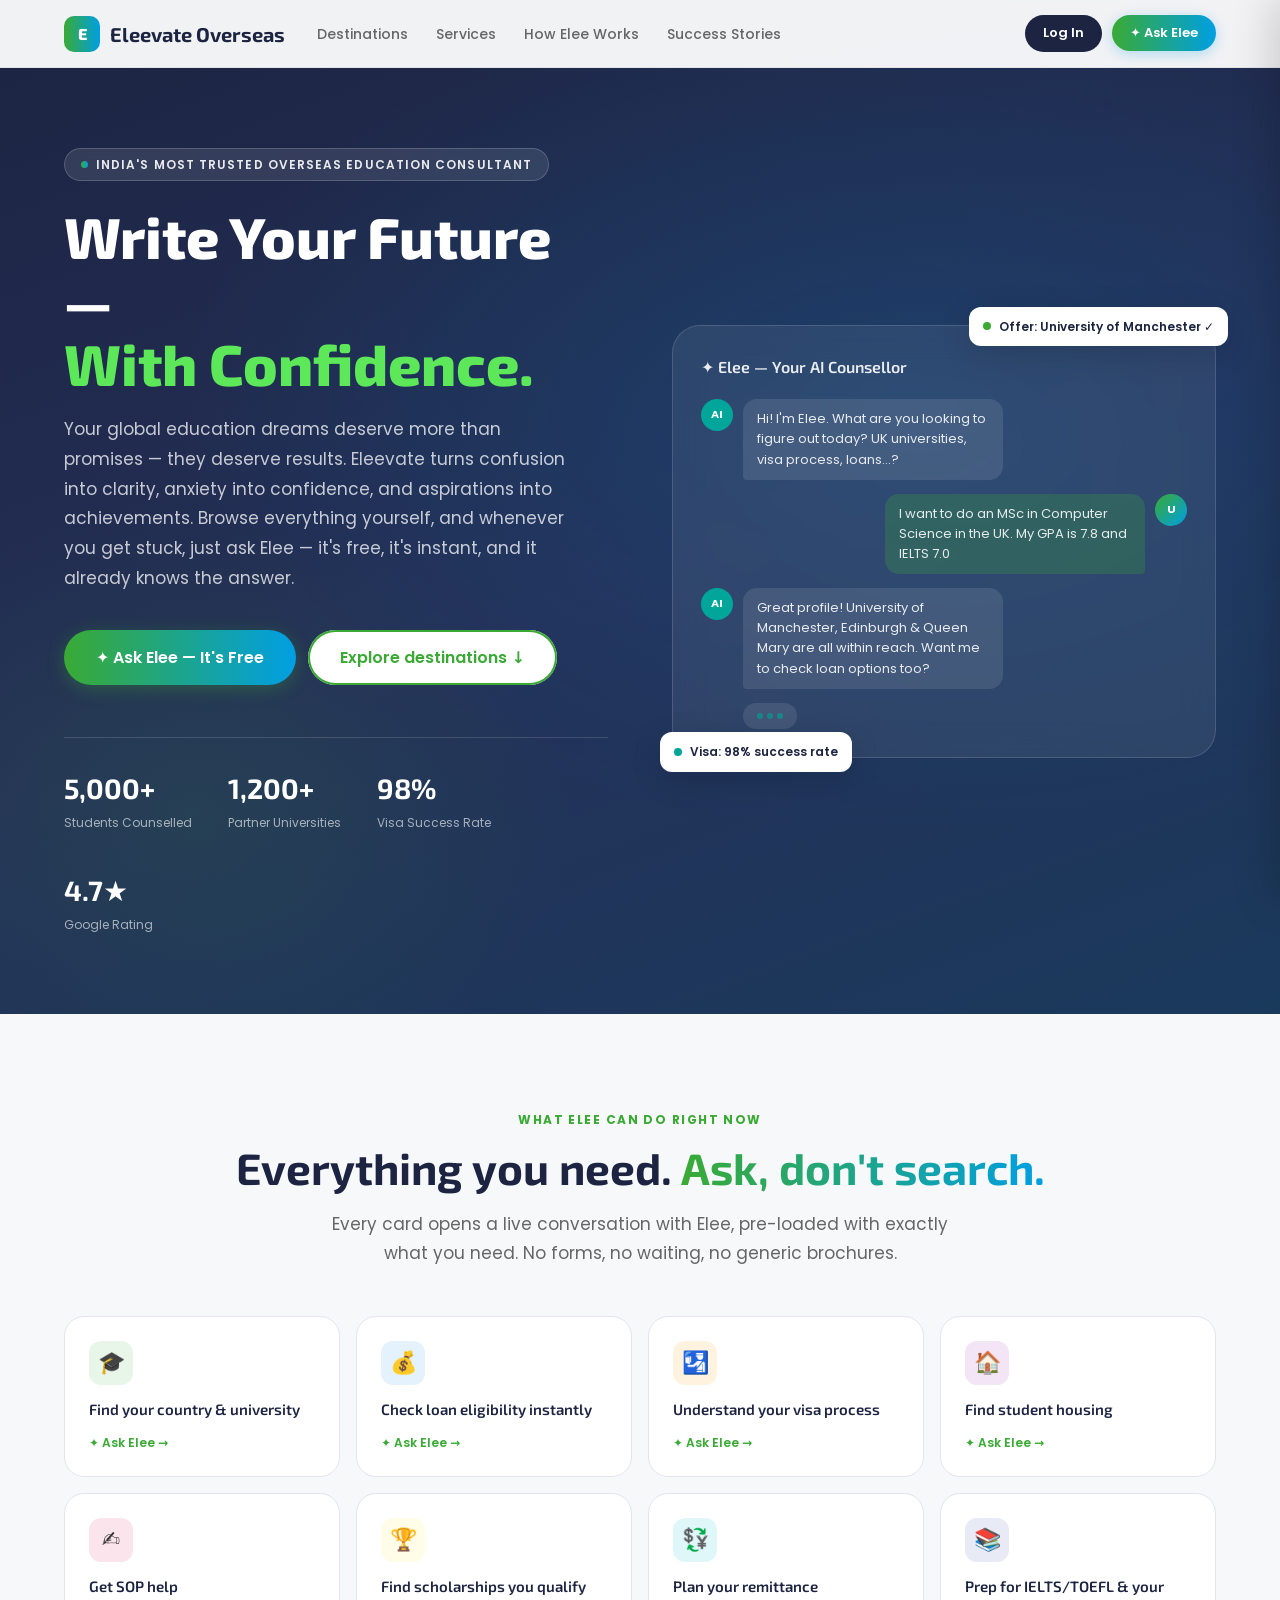
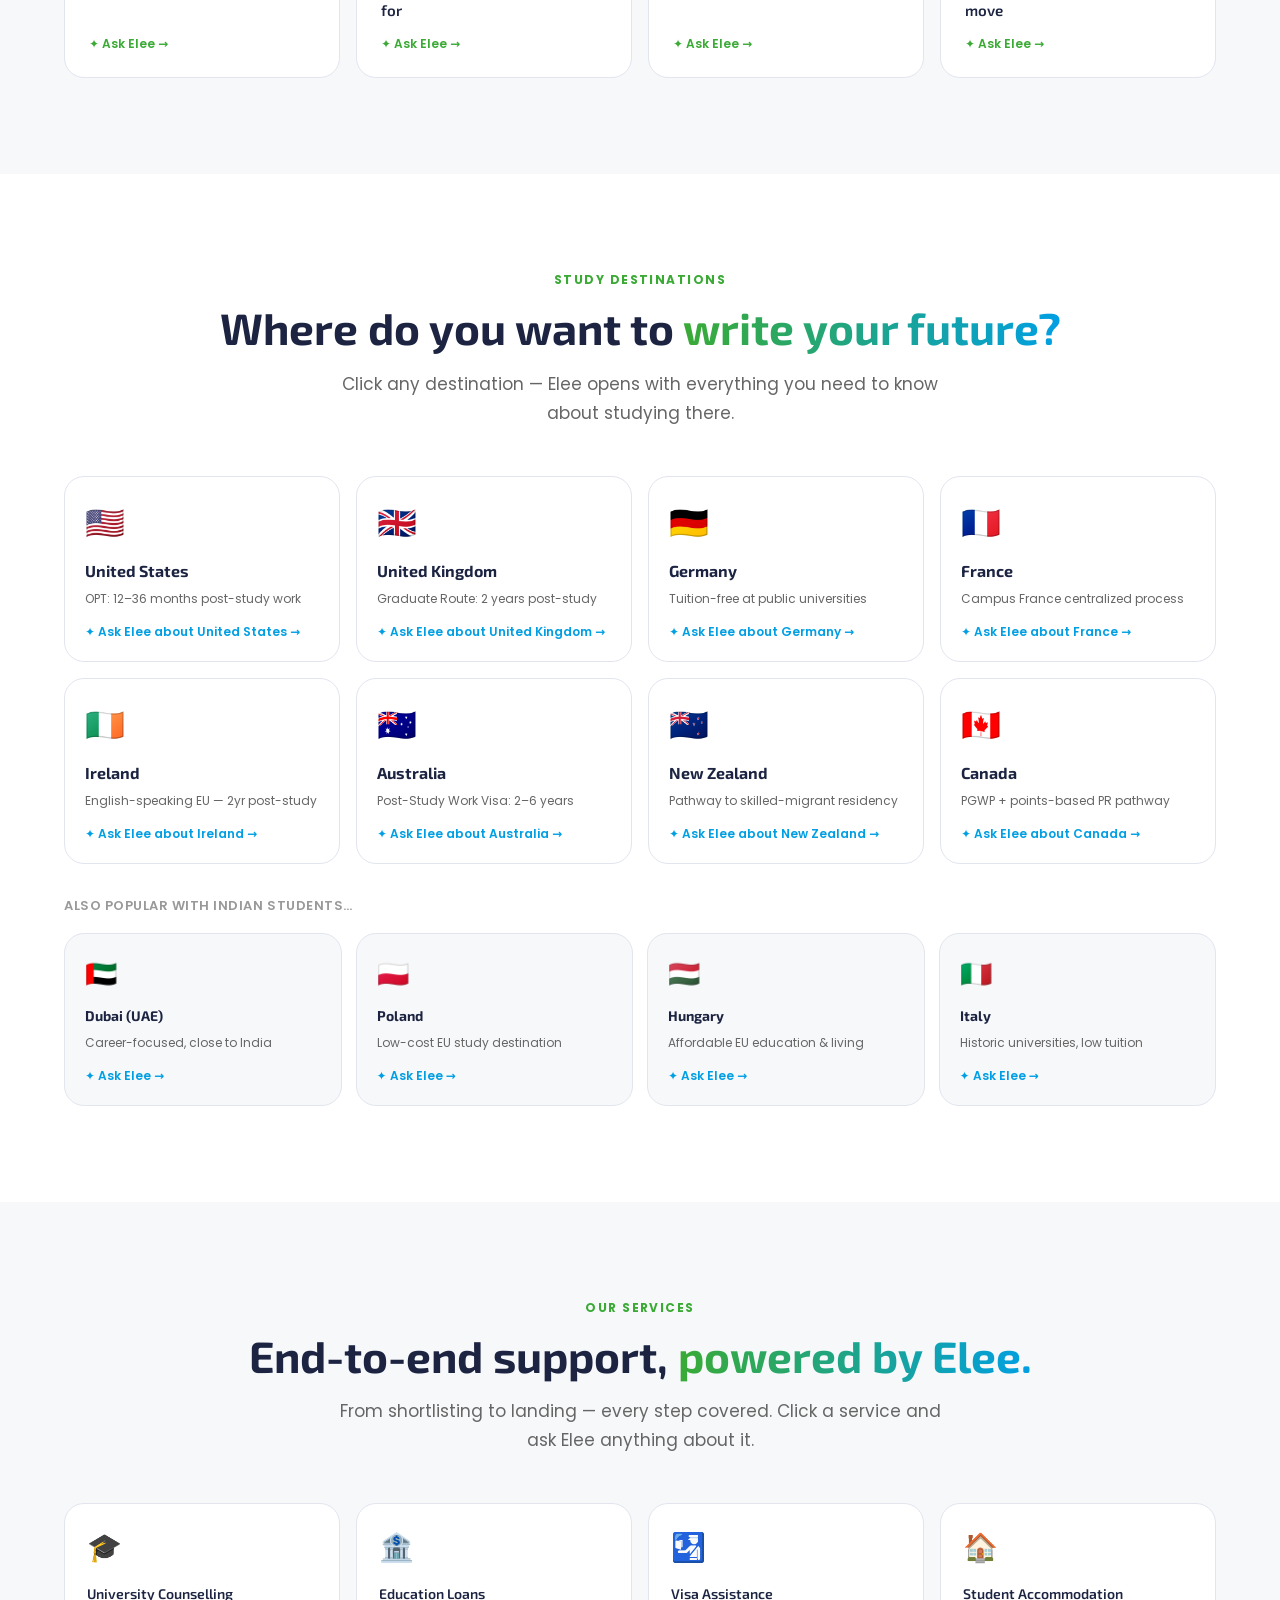
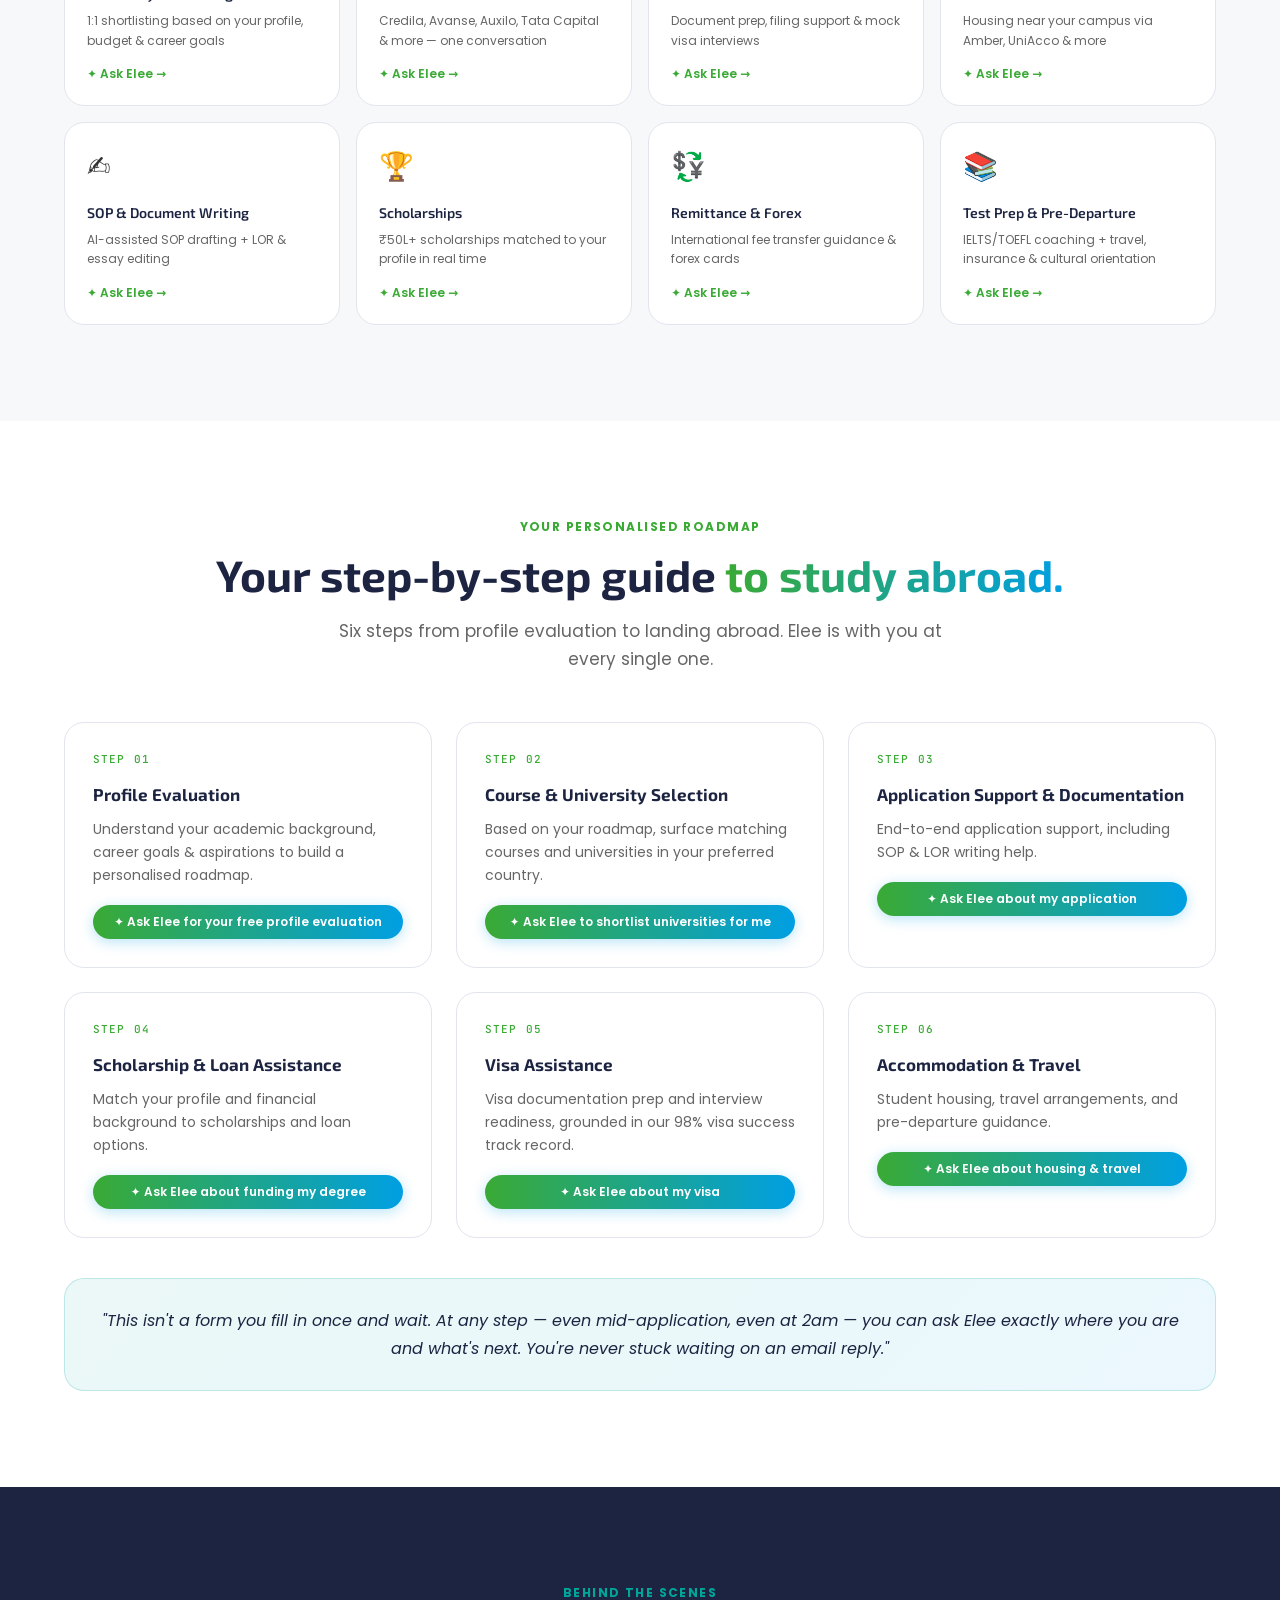
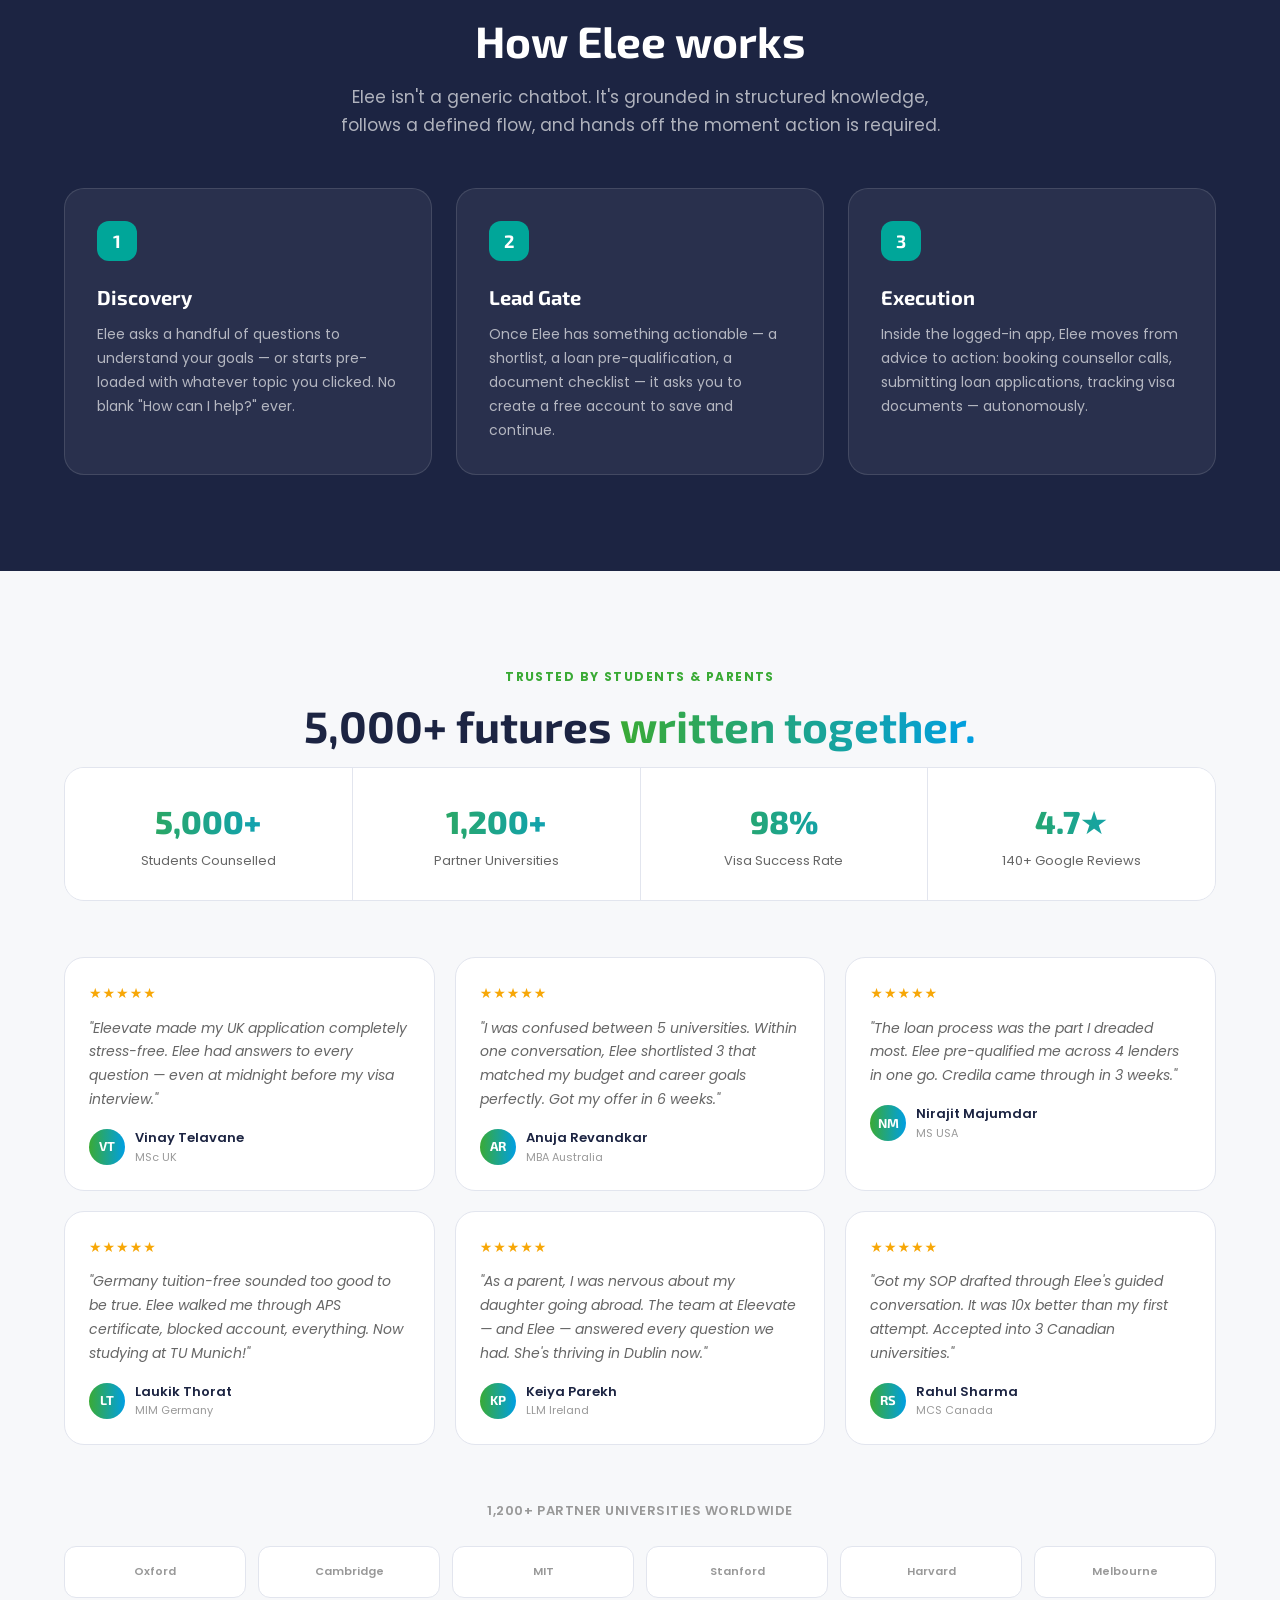
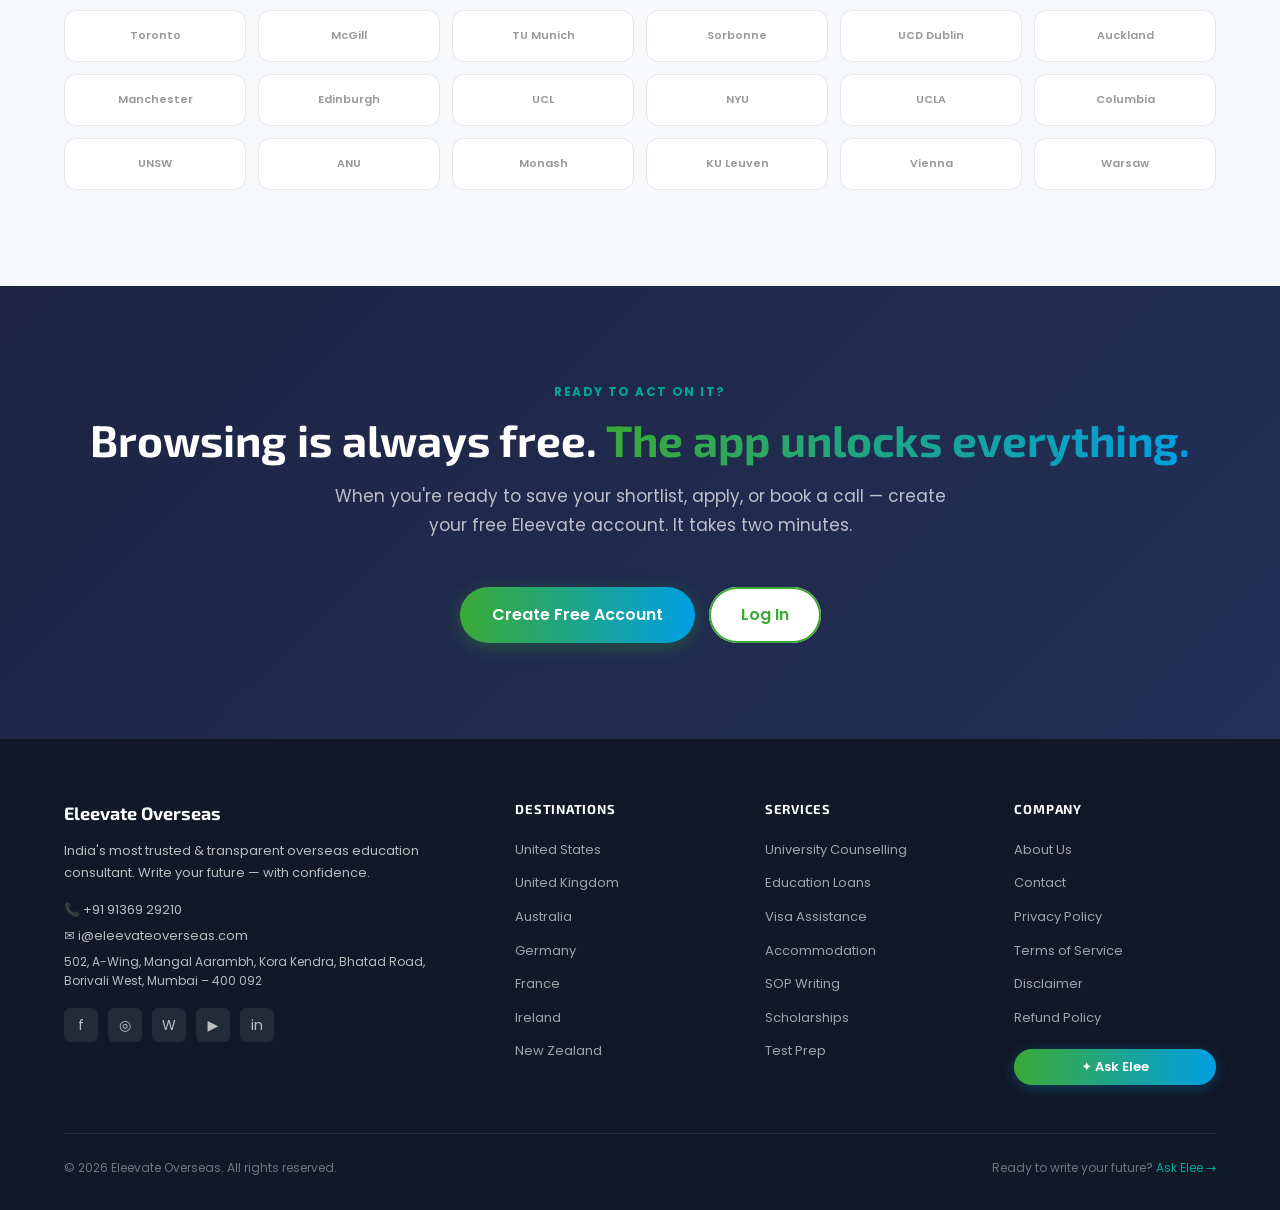
<file: index.html>
<!DOCTYPE html>
<html>
<head>
  <meta charset="UTF-8">
  <meta http-equiv="refresh" content="0; url=/eleevate/">
  <title>Eleevate Overseas</title>
</head>
<body>
  <script>window.location.replace('/eleevate/');</script>
</body>
</html>
</file>
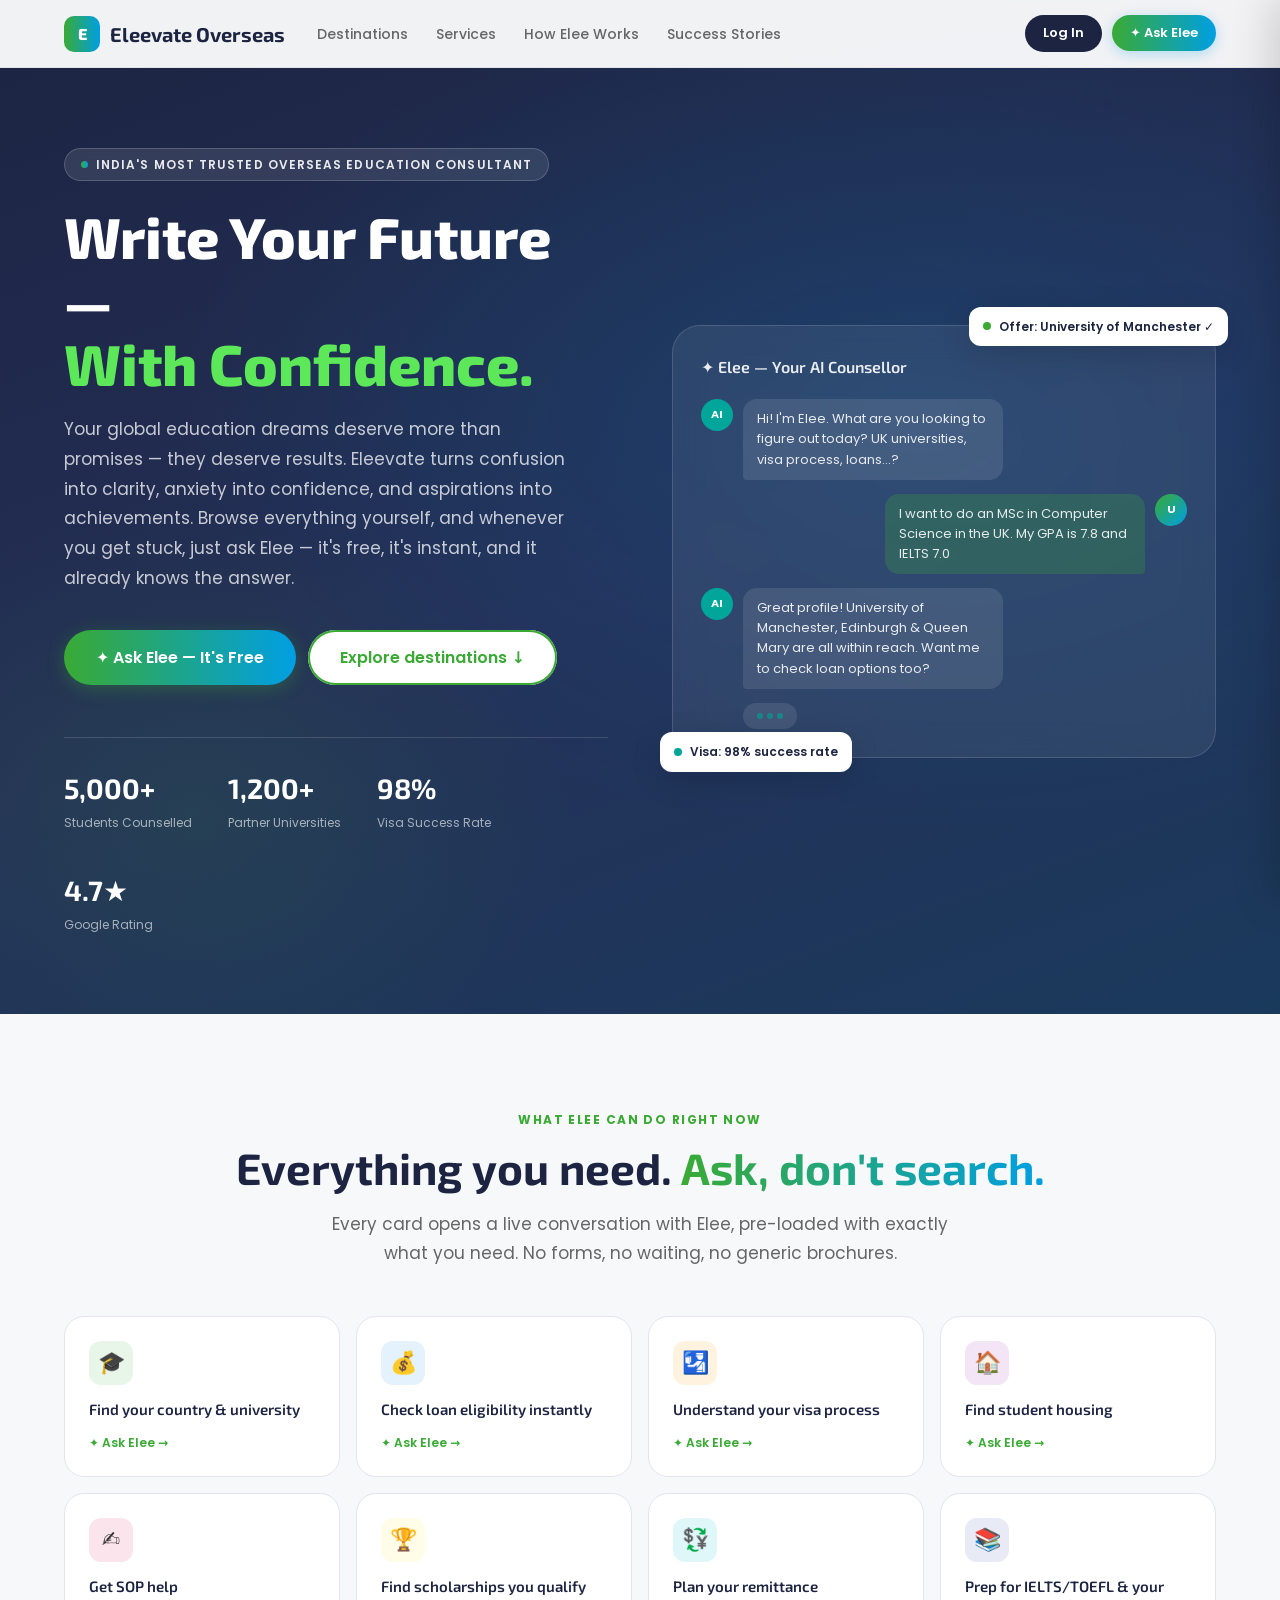
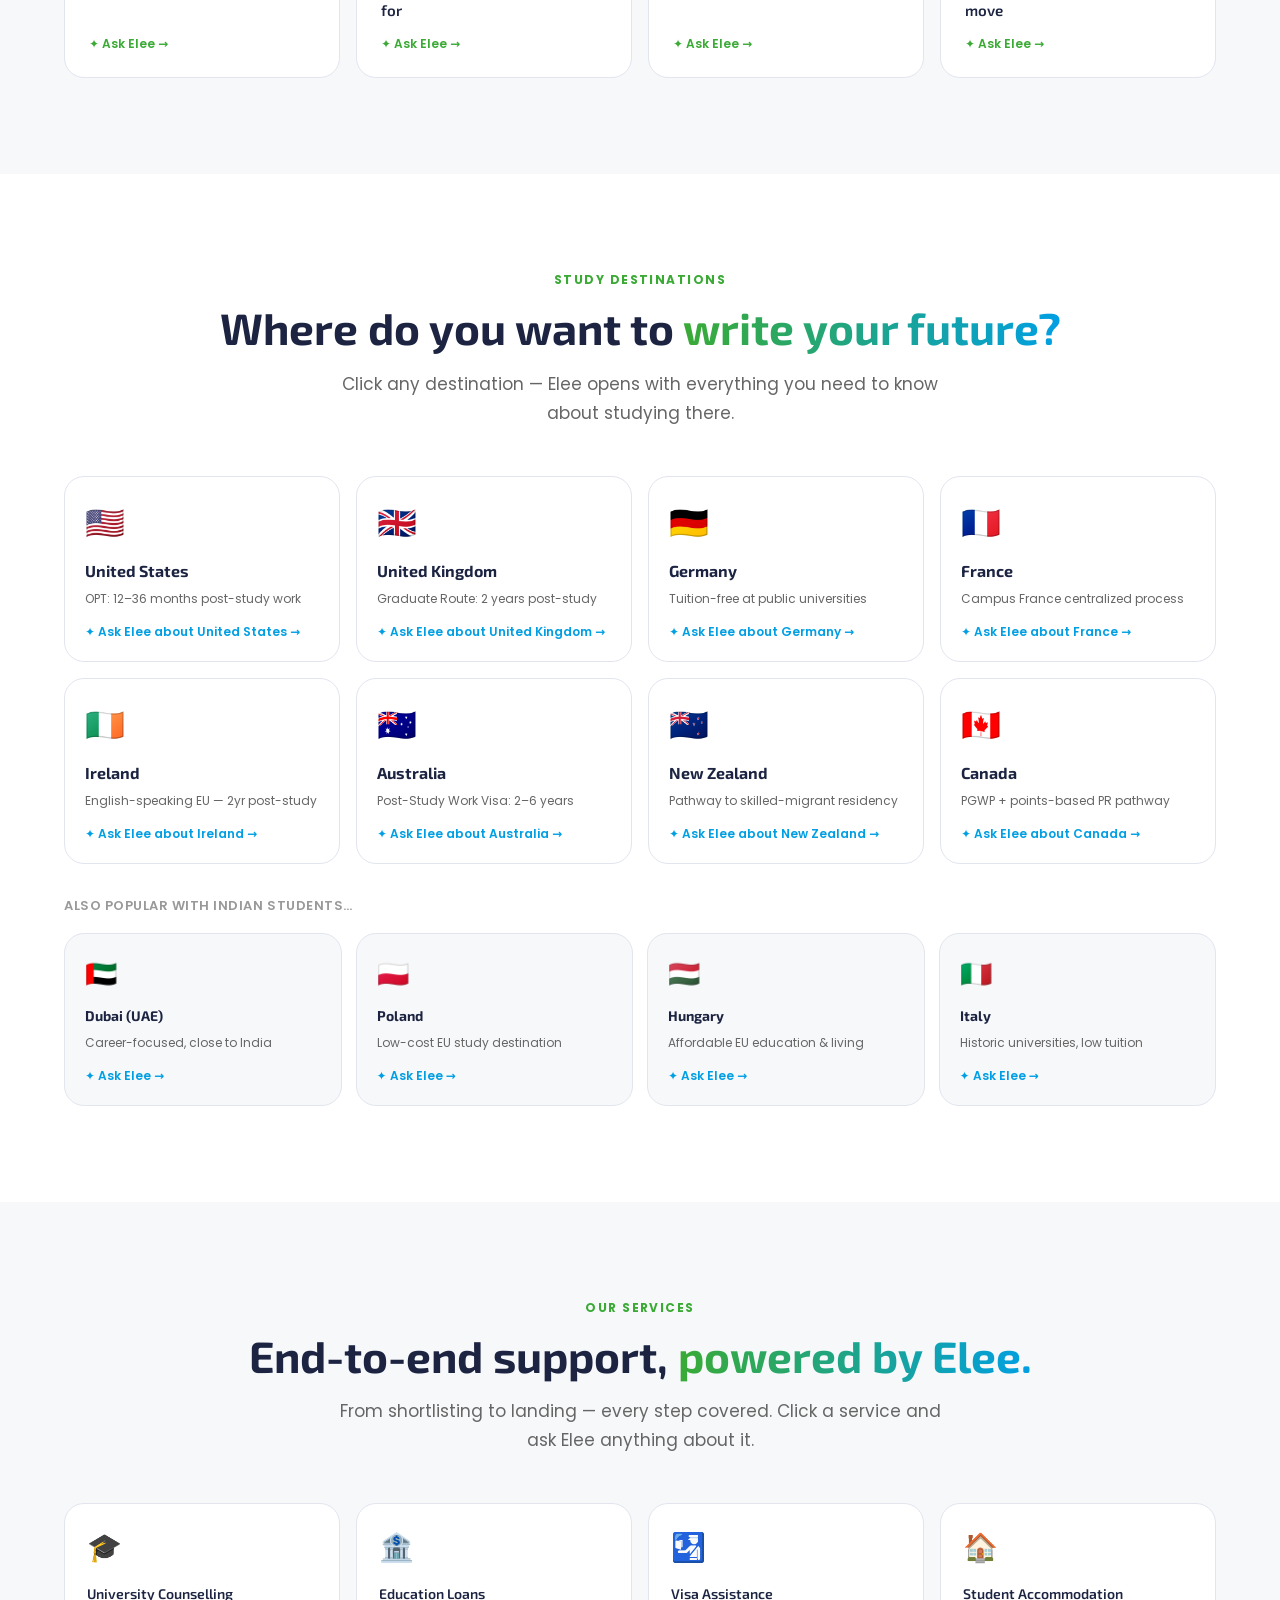
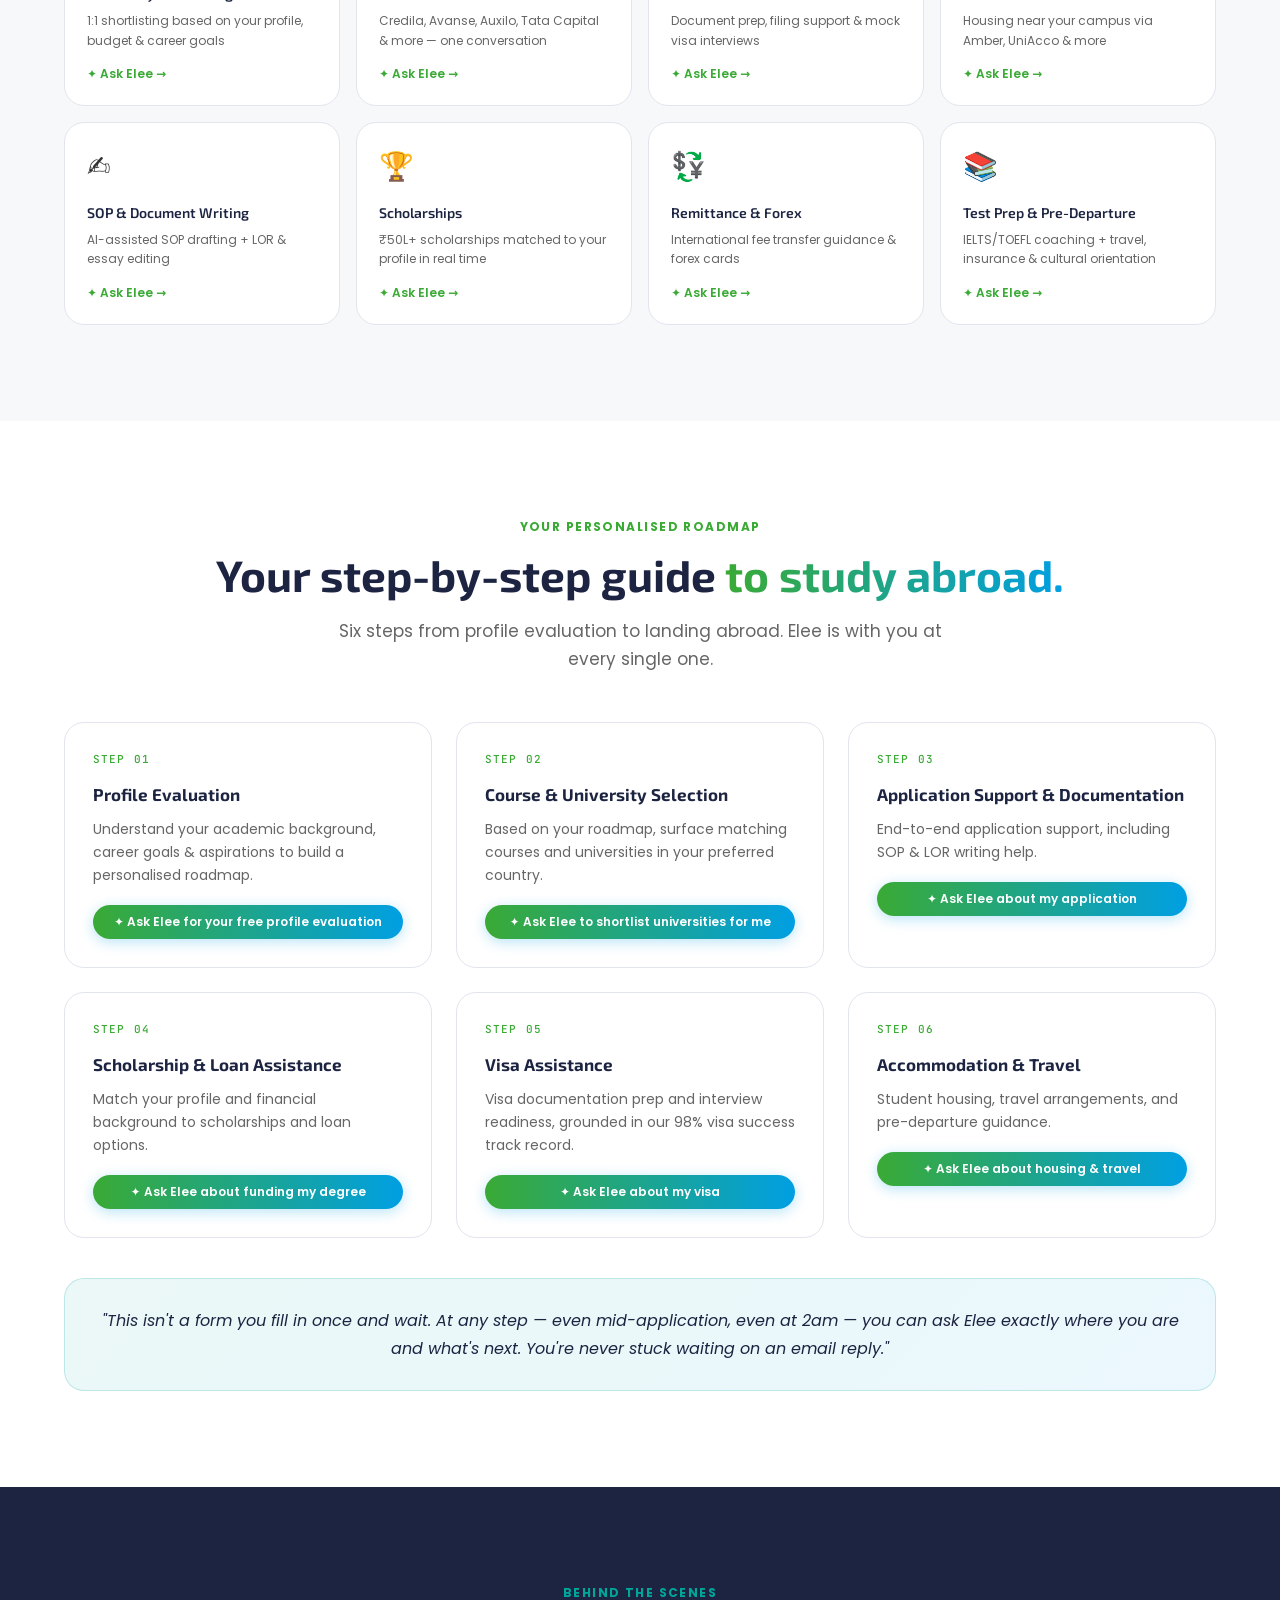
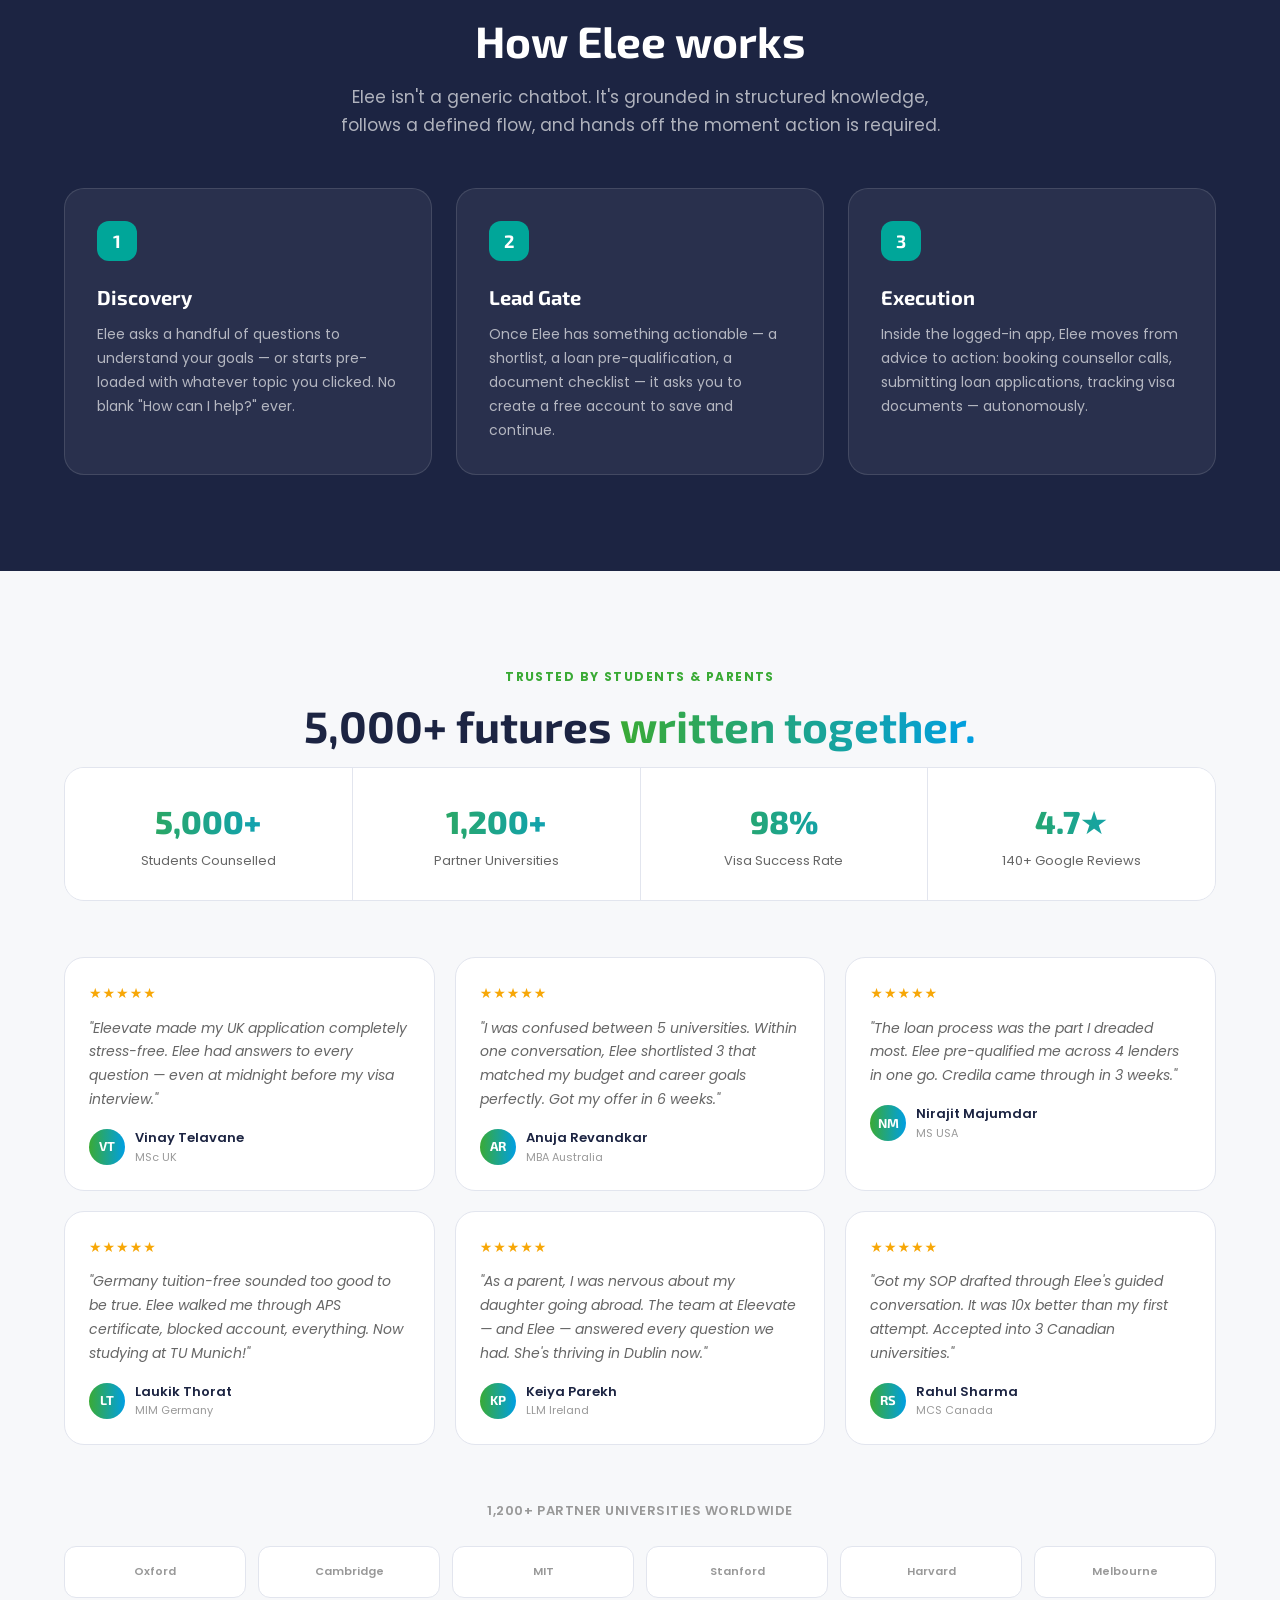
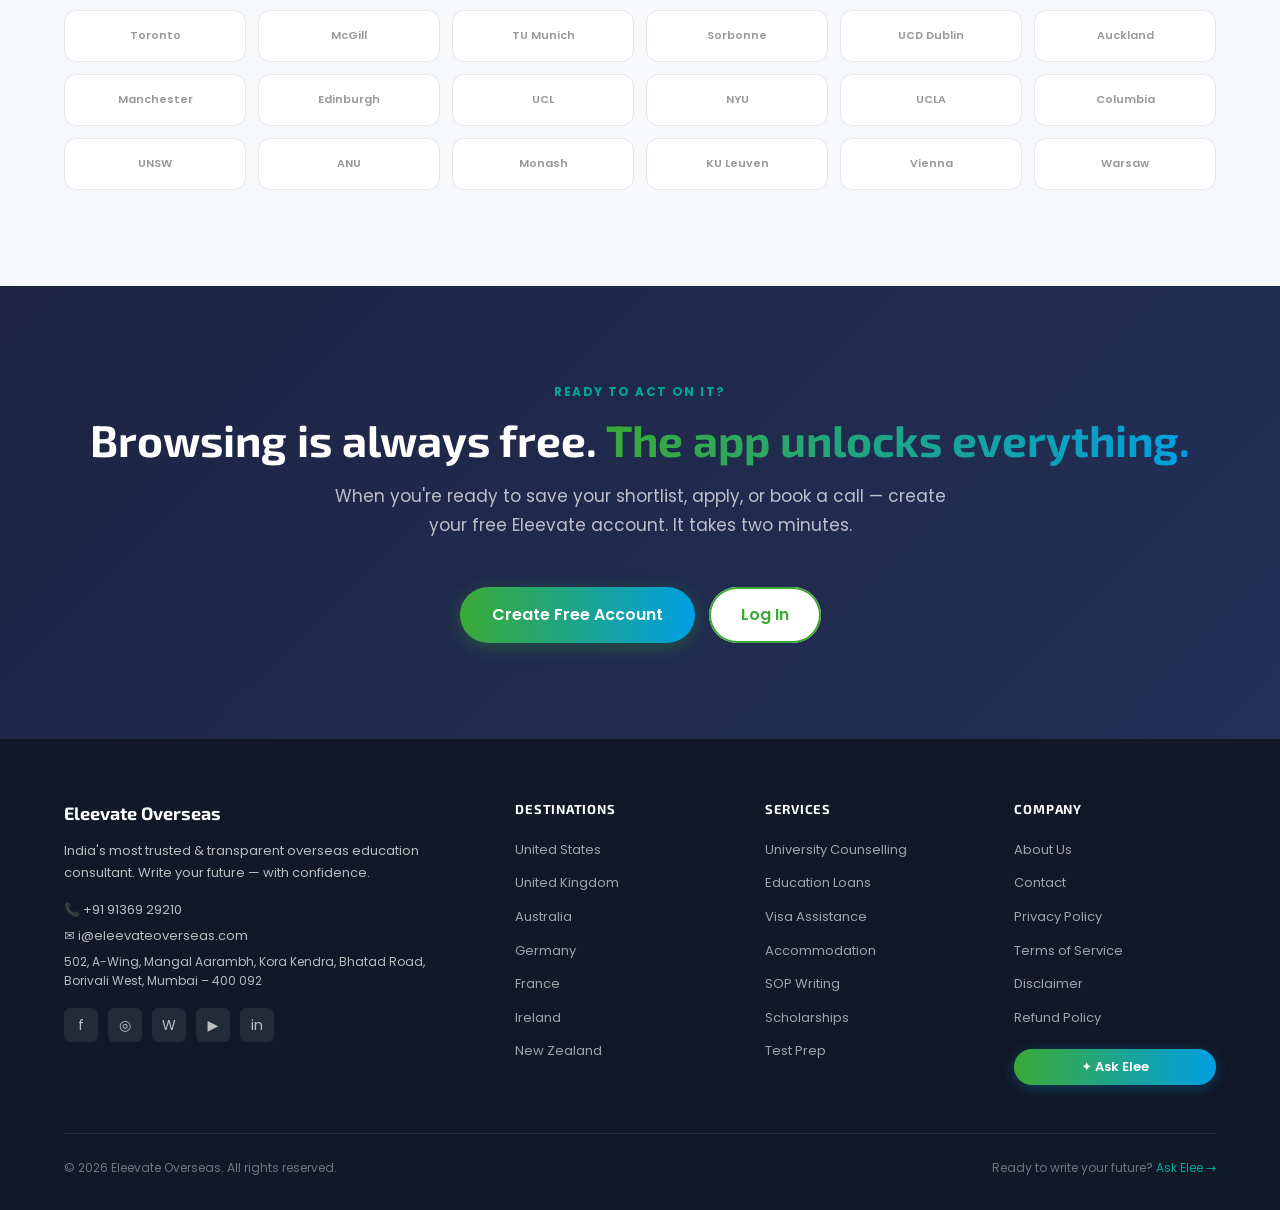
<file: eleevate/index.html>
<!DOCTYPE html>
<html lang="en">
<head>
<meta charset="UTF-8">
<meta name="viewport" content="width=device-width, initial-scale=1.0">
<title>Eleevate Overseas — India's Most Trusted Study Abroad Consultant</title>
<meta name="description" content="Write your future with India's most trusted overseas education consultant. 5,000+ students counselled, 98% visa success rate. Ask Elee — free, instant, always available.">
<link rel="preconnect" href="https://fonts.googleapis.com">
<link rel="preconnect" href="https://fonts.gstatic.com" crossorigin>
<link href="https://fonts.googleapis.com/css2?family=Exo+2:wght@400;500;600;700;800&family=Poppins:wght@300;400;500;600;700&family=JetBrains+Mono:wght@400;500&display=swap" rel="stylesheet">
<style>
/* ═══════════════════════════════════════════
   DESIGN TOKENS
═══════════════════════════════════════════ */
:root {
  --green: #3AAA35;
  --blue: #009FE3;
  --navy: #1C2442;
  --teal: #00A699;
  --yellow: #F7A707;
  --red: #E30A22;
  --purple: #7C3AED;
  --pink: #DB2777;
  --orange: #F25011;
  --navy-indigo: #0052CC;

  --g90: linear-gradient(90deg, #3AAA35, #009FE3);
  --g0:  linear-gradient(0deg,  #3AAA35, #009FE3);

  --text-primary: #333333;
  --text-secondary: #666666;
  --text-muted: #999999;
  --surface: #ffffff;
  --surface-2: #f7f8fa;
  --surface-3: #eef0f5;
  --border: #e2e5ee;

  --font-head: 'Exo 2', system-ui, sans-serif;
  --font-body: 'Poppins', system-ui, sans-serif;
  --font-mono: 'JetBrains Mono', monospace;

  --radius-sm: 6px;
  --radius-md: 12px;
  --radius-lg: 20px;
  --radius-xl: 28px;
  --radius-full: 9999px;

  --shadow-sm: 0 1px 4px rgba(0,0,0,.06);
  --shadow-md: 0 4px 16px rgba(0,0,0,.10);
  --shadow-lg: 0 8px 32px rgba(0,0,0,.14);
  --shadow-xl: 0 16px 48px rgba(0,0,0,.18);

  --nav-h: 68px;
  --drawer-w: 460px;
}

*, *::before, *::after { box-sizing: border-box; margin: 0; padding: 0; }
html { scroll-behavior: smooth; }
body { font-family: var(--font-body); color: var(--text-primary); background: var(--surface); line-height: 1.6; overflow-x: hidden; }
a { text-decoration: none; color: inherit; }
img { max-width: 100%; }
button { cursor: pointer; border: none; background: none; font-family: inherit; }

/* ═══════════════════════════════════════════
   BUTTONS
═══════════════════════════════════════════ */
.btn {
  display: inline-flex; align-items: center; gap: 8px;
  padding: 12px 24px; border-radius: var(--radius-full);
  font-family: var(--font-body); font-weight: 600; font-size: 15px;
  transition: all .22s ease; white-space: nowrap; cursor: pointer; border: none;
}
.btn-primary { background: var(--g90); color: white; box-shadow: 0 4px 18px rgba(58,170,53,.32); }
.btn-primary:hover { transform: translateY(-2px); box-shadow: 0 8px 28px rgba(58,170,53,.40); }
.btn-secondary {
  background: white; color: var(--green);
  box-shadow: inset 0 0 0 2px var(--green);
}
.btn-secondary:hover { background: rgba(58,170,53,.06); }
.btn-tertiary { background: var(--navy); color: white; }
.btn-tertiary:hover { background: #2a3560; }
.btn-outline { background: transparent; color: var(--navy); border: 2px solid var(--navy) !important; }
.btn-outline:hover { background: var(--navy); color: white; }
.btn-sm { padding: 8px 18px; font-size: 13px; }
.btn-lg { padding: 15px 32px; font-size: 16px; }
.btn-elee { background: var(--g90); color: white; box-shadow: 0 3px 14px rgba(0,159,227,.28); }
.btn-elee:hover { transform: translateY(-1px); box-shadow: 0 6px 22px rgba(0,159,227,.40); }

/* ═══════════════════════════════════════════
   TYPOGRAPHY UTILITIES
═══════════════════════════════════════════ */
.grad-text {
  background: var(--g90); -webkit-background-clip: text;
  -webkit-text-fill-color: transparent; background-clip: text;
}
.section-label {
  font-size: 12px; font-weight: 700; letter-spacing: .12em;
  text-transform: uppercase; color: var(--green); margin-bottom: 14px;
}
.section-title {
  font-family: var(--font-head); font-size: clamp(28px, 4vw, 44px);
  font-weight: 700; line-height: 1.15; color: var(--navy); margin-bottom: 16px;
}
.section-sub {
  font-size: 17px; color: var(--text-secondary); line-height: 1.7;
  max-width: 620px; margin-bottom: 48px;
}
.text-center { text-align: center; }
.text-center .section-sub { margin-left: auto; margin-right: auto; }

/* ═══════════════════════════════════════════
   LAYOUT
═══════════════════════════════════════════ */
.container { max-width: 1200px; margin: 0 auto; padding: 0 24px; }
.section { padding: 96px 0; }

/* ═══════════════════════════════════════════
   NAVBAR
═══════════════════════════════════════════ */
.navbar {
  position: fixed; top: 0; left: 0; right: 0; z-index: 900;
  height: var(--nav-h);
  background: rgba(255,255,255,.94);
  backdrop-filter: blur(14px);
  border-bottom: 1px solid rgba(0,0,0,.06);
  transition: box-shadow .2s;
}
.navbar.scrolled { box-shadow: var(--shadow-md); }
.navbar-inner {
  max-width: 1200px; margin: 0 auto; padding: 0 24px;
  height: 100%; display: flex; align-items: center; gap: 32px;
}
.nav-logo {
  display: flex; align-items: center; gap: 10px;
  font-family: var(--font-head); font-weight: 700; font-size: 20px;
  color: var(--navy); flex-shrink: 0;
}
.nav-logo-mark {
  width: 36px; height: 36px; border-radius: 10px;
  background: var(--g90); display: flex; align-items: center;
  justify-content: center; color: white; font-weight: 800; font-size: 16px;
}
.nav-links { display: flex; align-items: center; gap: 28px; list-style: none; flex: 1; }
.nav-links a { font-size: 14px; font-weight: 500; color: var(--text-secondary); transition: color .18s; }
.nav-links a:hover { color: var(--navy); }
.nav-actions { display: flex; align-items: center; gap: 10px; flex-shrink: 0; }

/* ═══════════════════════════════════════════
   HERO
═══════════════════════════════════════════ */
.hero {
  min-height: 100vh;
  background: linear-gradient(160deg, var(--navy) 0%, #243058 55%, #1a3a5c 100%);
  padding-top: var(--nav-h);
  display: flex; align-items: center;
  position: relative; overflow: hidden;
}
.hero::before {
  content:''; position:absolute; inset:0;
  background:
    radial-gradient(ellipse 80% 60% at 70% 40%, rgba(0,159,227,.15) 0%, transparent 70%),
    radial-gradient(ellipse 50% 50% at 15% 80%, rgba(58,170,53,.12) 0%, transparent 60%);
}
.hero-grid {
  display: grid; grid-template-columns: 1fr 1fr;
  gap: 64px; align-items: center;
  padding: 80px 0; position: relative; z-index: 1;
}
.hero-tag {
  display: inline-flex; align-items: center; gap: 8px;
  background: rgba(255,255,255,.10); border: 1px solid rgba(255,255,255,.18);
  color: rgba(255,255,255,.9); font-size: 12px; font-weight: 600;
  letter-spacing: .09em; text-transform: uppercase;
  padding: 6px 16px; border-radius: var(--radius-full);
  margin-bottom: 24px; backdrop-filter: blur(8px);
  animation: heroUp .55s ease both .1s;
}
.hero-tag-dot { width: 7px; height: 7px; border-radius: 50%; background: var(--g90); }
.hero-headline {
  font-family: var(--font-head); font-weight: 800;
  font-size: clamp(34px, 4.5vw, 60px);
  line-height: 1.1; color: white; margin-bottom: 20px;
  animation: heroUp .6s ease both .22s;
}
.hero-headline .accent { color: #5de85a; }
.hero-sub {
  font-size: 17px; font-weight: 400; color: rgba(255,255,255,.75);
  line-height: 1.75; margin-bottom: 36px; max-width: 520px;
  animation: heroUp .55s ease both .38s;
}
.hero-ctas { display: flex; gap: 12px; flex-wrap: wrap; margin-bottom: 52px; animation: heroUp .5s ease both .52s; }
.hero-stats {
  display: flex; gap: 36px; flex-wrap: wrap;
  padding-top: 28px; border-top: 1px solid rgba(255,255,255,.14);
  animation: heroUp .5s ease both .65s;
}
.hero-stat-num { font-family: var(--font-head); font-size: 28px; font-weight: 700; color: white; }
.hero-stat-label { font-size: 12px; color: rgba(255,255,255,.6); margin-top: 2px; }
.hero-visual { position: relative; animation: heroRight .7s ease both .22s; }
.hero-card {
  background: rgba(255,255,255,.07); border: 1px solid rgba(255,255,255,.14);
  border-radius: var(--radius-xl); backdrop-filter: blur(16px);
  padding: 28px; color: white;
}
.hero-card-title { font-family: var(--font-head); font-size: 16px; font-weight: 600; margin-bottom: 20px; color: rgba(255,255,255,.9); }
.hero-chat-msg { display: flex; gap: 10px; margin-bottom: 14px; align-items: flex-start; }
.hero-chat-avatar {
  width: 32px; height: 32px; border-radius: 50%; flex-shrink: 0;
  display: flex; align-items: center; justify-content: center; font-size: 11px; font-weight: 700;
}
.hero-chat-avatar.elee { background: var(--teal); color: white; }
.hero-chat-bubble {
  background: rgba(255,255,255,.10); border-radius: 14px 14px 14px 4px;
  padding: 10px 14px; font-size: 13px; line-height: 1.55;
  color: rgba(255,255,255,.88); max-width: 260px;
}
.hero-chat-bubble.user { background: rgba(58,170,53,.25); border-radius: 14px 14px 4px 14px; }
.elee-typing { display: flex; gap: 4px; align-items: center; padding: 10px 14px; background: rgba(255,255,255,.10); border-radius: 14px; width: fit-content; }
.elee-typing span { width: 6px; height: 6px; border-radius: 50%; background: var(--teal); opacity: .6; animation: typingDot 1.2s ease-in-out infinite; }
.elee-typing span:nth-child(2) { animation-delay: .2s; }
.elee-typing span:nth-child(3) { animation-delay: .4s; }
.hero-float-badge {
  position: absolute; background: white; border-radius: var(--radius-md);
  padding: 10px 14px; box-shadow: var(--shadow-lg);
  font-size: 12px; font-weight: 600; color: var(--navy);
  display: flex; align-items: center; gap: 8px;
}
.hero-float-badge.b1 { top: -18px; right: -12px; animation: float 4s ease-in-out infinite; }
.hero-float-badge.b2 { bottom: -14px; left: -12px; animation: float 4s ease-in-out infinite 2s; }
.badge-dot { width: 8px; height: 8px; border-radius: 50%; }
.badge-dot.green { background: var(--green); }
.badge-dot.teal  { background: var(--teal); }

@keyframes heroUp { from { opacity: 0; transform: translateY(22px); } to { opacity: 1; transform: translateY(0); } }
@keyframes heroRight { from { opacity: 0; transform: translateX(32px); } to { opacity: 1; transform: translateX(0); } }
@keyframes typingDot { 0%,60%,100%{transform:translateY(0);opacity:.6} 30%{transform:translateY(-5px);opacity:1} }
@keyframes float { 0%,100%{transform:translateY(0)} 50%{transform:translateY(-8px)} }

/* ═══════════════════════════════════════════
   CAPABILITY GRID
═══════════════════════════════════════════ */
.capability-section { background: var(--surface-2); }
.capability-grid { display: grid; grid-template-columns: repeat(4, 1fr); gap: 16px; }
.cap-card {
  background: white; border: 1px solid var(--border);
  border-radius: var(--radius-lg); padding: 24px;
  cursor: pointer; transition: all .22s ease; display: flex; flex-direction: column; gap: 12px;
}
.cap-card:hover { border-color: var(--green); transform: translateY(-3px); box-shadow: var(--shadow-md); }
.cap-icon { width: 44px; height: 44px; border-radius: var(--radius-md); display: flex; align-items: center; justify-content: center; font-size: 22px; }
.cap-title { font-family: var(--font-head); font-weight: 600; font-size: 15px; color: var(--navy); }
.cap-ask { font-size: 12px; font-weight: 600; color: var(--green); display: flex; align-items: center; gap: 5px; margin-top: auto; }

/* ═══════════════════════════════════════════
   COUNTRIES STRIP
═══════════════════════════════════════════ */
.countries-section { background: white; }
.countries-primary { display: grid; grid-template-columns: repeat(4, 1fr); gap: 16px; margin-bottom: 32px; }
.countries-secondary { display: grid; grid-template-columns: repeat(4, 1fr); gap: 14px; }
.country-card {
  border: 1px solid var(--border); border-radius: var(--radius-lg);
  padding: 20px; cursor: pointer; transition: all .22s ease; background: white;
}
.country-card:hover { border-color: var(--blue); box-shadow: var(--shadow-md); transform: translateY(-2px); }
.country-flag { font-size: 32px; margin-bottom: 10px; display: block; }
.country-name { font-family: var(--font-head); font-weight: 700; font-size: 16px; color: var(--navy); margin-bottom: 6px; }
.country-stat { font-size: 12px; color: var(--text-secondary); line-height: 1.5; margin-bottom: 14px; }
.country-cta { font-size: 12px; font-weight: 600; color: var(--blue); }
.country-card.secondary { background: var(--surface-2); }
.country-card.secondary .country-flag { font-size: 26px; }
.country-card.secondary .country-name { font-size: 14px; }
.secondary-label { font-size: 13px; font-weight: 600; color: var(--text-muted); margin-bottom: 16px; letter-spacing: .04em; text-transform: uppercase; }

/* ═══════════════════════════════════════════
   SERVICES STRIP
═══════════════════════════════════════════ */
.services-section { background: var(--surface-2); }
.services-grid { display: grid; grid-template-columns: repeat(4, 1fr); gap: 16px; }
.service-card {
  background: white; border: 1px solid var(--border);
  border-radius: var(--radius-lg); padding: 22px;
  cursor: pointer; transition: all .22s ease;
}
.service-card:hover { border-color: var(--green); transform: translateY(-2px); box-shadow: var(--shadow-md); }
.service-icon { font-size: 28px; margin-bottom: 12px; display: block; }
.service-name { font-family: var(--font-head); font-weight: 600; font-size: 14px; color: var(--navy); margin-bottom: 6px; }
.service-desc { font-size: 12px; color: var(--text-secondary); line-height: 1.6; margin-bottom: 14px; }
.service-ask { font-size: 12px; font-weight: 600; color: var(--green); }

/* ═══════════════════════════════════════════
   JOURNEY STEPS
═══════════════════════════════════════════ */
.journey-section { background: white; }
.journey-grid { display: grid; grid-template-columns: repeat(3, 1fr); gap: 24px; }
.journey-card {
  border: 1px solid var(--border); border-radius: var(--radius-lg);
  padding: 28px; transition: all .22s ease;
}
.journey-card:hover { border-color: var(--green); box-shadow: var(--shadow-md); }
.journey-num { font-family: var(--font-mono); font-size: 11px; font-weight: 500; color: var(--green); letter-spacing: .1em; margin-bottom: 12px; }
.journey-title { font-family: var(--font-head); font-weight: 700; font-size: 17px; color: var(--navy); margin-bottom: 10px; }
.journey-desc { font-size: 14px; color: var(--text-secondary); line-height: 1.65; margin-bottom: 18px; }
.journey-reassurance {
  background: linear-gradient(135deg, rgba(0,166,153,.08), rgba(0,159,227,.08));
  border: 1px solid rgba(0,166,153,.2);
  border-radius: var(--radius-lg); padding: 28px 32px;
  margin-top: 40px; text-align: center;
}
.journey-reassurance p { font-size: 16px; color: var(--navy); line-height: 1.7; font-style: italic; }

/* ═══════════════════════════════════════════
   HOW ELEE WORKS
═══════════════════════════════════════════ */
.how-section { background: var(--navy); }
.how-section .section-title { color: white; }
.how-section .section-label { color: var(--teal); }
.how-section .section-sub { color: rgba(255,255,255,.65); }
.how-grid { display: grid; grid-template-columns: repeat(3, 1fr); gap: 24px; }
.how-card {
  background: rgba(255,255,255,.06); border: 1px solid rgba(255,255,255,.12);
  border-radius: var(--radius-lg); padding: 32px;
}
.how-step-num {
  width: 40px; height: 40px; border-radius: var(--radius-md);
  background: var(--teal); color: white;
  display: flex; align-items: center; justify-content: center;
  font-family: var(--font-head); font-weight: 700; font-size: 18px;
  margin-bottom: 20px;
}
.how-title { font-family: var(--font-head); font-weight: 700; font-size: 20px; color: white; margin-bottom: 10px; }
.how-desc { font-size: 14px; color: rgba(255,255,255,.65); line-height: 1.7; }

/* ═══════════════════════════════════════════
   SOCIAL PROOF
═══════════════════════════════════════════ */
.proof-section { background: var(--surface-2); }
.stats-repeat { display: flex; border: 1px solid var(--border); border-radius: var(--radius-lg); overflow: hidden; margin-bottom: 56px; }
.stat-block { flex: 1; padding: 28px 24px; text-align: center; border-right: 1px solid var(--border); background: white; }
.stat-block:last-child { border-right: none; }
.stat-block-num {
  font-family: var(--font-head); font-size: 32px; font-weight: 800;
  background: var(--g90); -webkit-background-clip: text;
  -webkit-text-fill-color: transparent; background-clip: text;
}
.stat-block-label { font-size: 13px; color: var(--text-secondary); margin-top: 4px; }
.reviews-grid { display: grid; grid-template-columns: repeat(3, 1fr); gap: 20px; margin-bottom: 56px; }
.review-card { background: white; border: 1px solid var(--border); border-radius: var(--radius-lg); padding: 24px; }
.review-stars { color: #F7A707; font-size: 14px; margin-bottom: 12px; letter-spacing: 1px; }
.review-text { font-size: 14px; color: var(--text-secondary); line-height: 1.7; margin-bottom: 16px; font-style: italic; }
.review-author { display: flex; align-items: center; gap: 10px; }
.review-avatar {
  width: 36px; height: 36px; border-radius: 50%;
  background: var(--g90); color: white;
  display: flex; align-items: center; justify-content: center;
  font-family: var(--font-head); font-weight: 700; font-size: 13px;
}
.review-name { font-weight: 600; font-size: 13px; color: var(--navy); }
.review-program { font-size: 11px; color: var(--text-muted); }
.logo-wall-label { font-size: 13px; font-weight: 600; color: var(--text-muted); text-align: center; margin-bottom: 24px; letter-spacing: .04em; text-transform: uppercase; }
.logo-wall { display: grid; grid-template-columns: repeat(6, 1fr); gap: 12px; }
.logo-placeholder {
  background: white; border: 1px solid var(--border);
  border-radius: var(--radius-md); height: 52px;
  display: flex; align-items: center; justify-content: center;
  font-size: 11px; font-weight: 600; color: var(--text-muted);
}

/* ═══════════════════════════════════════════
   LOGIN BRIDGE
═══════════════════════════════════════════ */
.bridge-section { background: linear-gradient(135deg, var(--navy), #243058); text-align: center; padding: 96px 0; }
.bridge-section .section-title { color: white; }
.bridge-section .section-sub { color: rgba(255,255,255,.7); margin-left: auto; margin-right: auto; }
.bridge-ctas { display: flex; justify-content: center; gap: 14px; flex-wrap: wrap; }

/* ═══════════════════════════════════════════
   FOOTER
═══════════════════════════════════════════ */
.footer { background: #111827; color: rgba(255,255,255,.7); padding: 60px 0 32px; }
.footer-grid { display: grid; grid-template-columns: 2fr 1fr 1fr 1fr; gap: 48px; margin-bottom: 48px; }
.footer-brand-name { font-family: var(--font-head); font-size: 18px; font-weight: 700; color: white; margin-bottom: 12px; }
.footer-brand-desc { font-size: 13px; line-height: 1.7; margin-bottom: 16px; }
.footer-contact { font-size: 13px; margin-bottom: 5px; }
.footer-heading { font-family: var(--font-head); font-size: 13px; font-weight: 700; color: white; letter-spacing: .06em; text-transform: uppercase; margin-bottom: 16px; }
.footer-links { list-style: none; display: flex; flex-direction: column; gap: 8px; }
.footer-links a { font-size: 13px; color: rgba(255,255,255,.6); transition: color .18s; }
.footer-links a:hover { color: white; }
.footer-social { display: flex; gap: 10px; margin-top: 18px; }
.footer-social a {
  width: 34px; height: 34px; border-radius: var(--radius-sm);
  background: rgba(255,255,255,.08); display: flex; align-items: center;
  justify-content: center; font-size: 14px; transition: background .18s; color: rgba(255,255,255,.7);
}
.footer-social a:hover { background: rgba(255,255,255,.16); color: white; }
.footer-bottom {
  border-top: 1px solid rgba(255,255,255,.08); padding-top: 24px;
  display: flex; justify-content: space-between; align-items: center; flex-wrap: wrap; gap: 12px;
}
.footer-bottom-text { font-size: 12px; color: rgba(255,255,255,.4); }

/* ═══════════════════════════════════════════
   ELEE DRAWER
═══════════════════════════════════════════ */
.drawer-overlay {
  position: fixed; inset: 0; z-index: 1000;
  background: rgba(0,0,0,0); pointer-events: none;
  transition: background .3s ease;
}
.drawer-overlay.open { background: rgba(0,0,0,.45); pointer-events: all; }
.elee-drawer {
  position: fixed; top: 0; right: 0; bottom: 0; z-index: 1001;
  width: var(--drawer-w); max-width: 100vw;
  background: white; display: flex; flex-direction: column;
  transform: translateX(100%); transition: transform .32s cubic-bezier(.4,0,.2,1);
  box-shadow: -8px 0 40px rgba(0,0,0,.16);
}
.elee-drawer.open { transform: translateX(0); }
.drawer-header {
  padding: 20px 22px 16px; border-bottom: 1px solid var(--border);
  display: flex; align-items: center; gap: 12px; background: white; flex-shrink: 0;
}
.elee-avatar {
  width: 40px; height: 40px; border-radius: 50%; background: var(--teal); color: white;
  display: flex; align-items: center; justify-content: center;
  font-family: var(--font-head); font-weight: 700; font-size: 15px; flex-shrink: 0;
}
.drawer-elee-name { font-family: var(--font-head); font-weight: 700; font-size: 16px; color: var(--navy); }
.drawer-elee-status { font-size: 12px; color: var(--teal); display: flex; align-items: center; gap: 5px; }
.status-dot { width: 7px; height: 7px; border-radius: 50%; background: var(--teal); animation: pulse 2s ease-in-out infinite; }
@keyframes pulse { 0%,100%{opacity:1;transform:scale(1)} 50%{opacity:.5;transform:scale(1.3)} }
.drawer-close {
  width: 32px; height: 32px; border-radius: 50%;
  background: var(--surface-2); display: flex; align-items: center;
  justify-content: center; cursor: pointer; font-size: 18px;
  color: var(--text-secondary); margin-left: auto; transition: background .18s;
}
.drawer-close:hover { background: var(--surface-3); }
.drawer-messages {
  flex: 1; overflow-y: auto; padding: 20px 20px 8px;
  display: flex; flex-direction: column; gap: 14px; scroll-behavior: smooth;
}
.msg { display: flex; gap: 10px; align-items: flex-start; }
.msg.user-msg { flex-direction: row-reverse; }
.msg-avatar {
  width: 30px; height: 30px; border-radius: 50%; flex-shrink: 0;
  display: flex; align-items: center; justify-content: center;
  font-size: 11px; font-weight: 700; margin-top: 2px;
}
.msg-avatar.elee { background: var(--teal); color: white; }
.msg-avatar.user { background: var(--g90); color: white; }
.msg-bubble {
  max-width: 80%; padding: 12px 15px; border-radius: 16px;
  font-size: 14px; line-height: 1.6; color: var(--text-primary);
}
.msg.elee-msg .msg-bubble { background: var(--surface-2); border-radius: 4px 16px 16px 16px; }
.msg.user-msg .msg-bubble { background: var(--navy); color: white; border-radius: 16px 4px 16px 16px; }
.msg-bubble strong { color: var(--navy); }
.msg.user-msg .msg-bubble strong { color: white; }
.drawer-quick-chips {
  padding: 10px 20px 12px; display: flex; gap: 8px;
  flex-wrap: wrap; border-top: 1px solid var(--border);
}
.chips-label { width: 100%; font-size: 11px; font-weight: 600; color: var(--text-muted); text-transform: uppercase; letter-spacing: .06em; margin-bottom: 4px; }
.chip {
  padding: 6px 14px; border-radius: var(--radius-full);
  border: 1px solid var(--border); background: white;
  font-size: 12px; font-weight: 500; color: var(--navy);
  cursor: pointer; transition: all .18s; white-space: nowrap;
}
.chip:hover { border-color: var(--green); color: var(--green); background: rgba(58,170,53,.05); }
.drawer-lead-gate {
  margin: 0 16px 8px; padding: 16px; border-radius: var(--radius-md);
  background: linear-gradient(135deg, rgba(0,166,153,.08), rgba(0,159,227,.08));
  border: 1px solid rgba(0,166,153,.2);
}
.lead-gate-text { font-size: 13px; color: var(--navy); margin-bottom: 12px; line-height: 1.6; }
.lead-gate-ctas { display: flex; gap: 8px; flex-wrap: wrap; }
.drawer-input-area {
  padding: 12px 16px 16px; border-top: 1px solid var(--border);
  display: flex; gap: 10px; align-items: flex-end;
}
.drawer-input {
  flex: 1; border: 1.5px solid var(--border); border-radius: var(--radius-md);
  padding: 10px 14px; font-family: var(--font-body); font-size: 14px;
  resize: none; outline: none; max-height: 120px;
  transition: border-color .18s; color: var(--text-primary);
}
.drawer-input:focus { border-color: var(--teal); }
.drawer-send {
  width: 40px; height: 40px; border-radius: var(--radius-md);
  background: var(--teal); color: white; display: flex;
  align-items: center; justify-content: center; cursor: pointer;
  transition: all .18s; flex-shrink: 0; font-size: 17px;
}
.drawer-send:hover { background: #008f84; }

/* ═══════════════════════════════════════════
   RESPONSIVE
═══════════════════════════════════════════ */
@media (max-width: 1024px) {
  .capability-grid { grid-template-columns: repeat(2, 1fr); }
  .countries-primary { grid-template-columns: repeat(2, 1fr); }
  .countries-secondary { grid-template-columns: repeat(2, 1fr); }
  .services-grid { grid-template-columns: repeat(2, 1fr); }
  .footer-grid { grid-template-columns: 1fr 1fr; }
  .logo-wall { grid-template-columns: repeat(4, 1fr); }
}
@media (max-width: 768px) {
  .hero-grid { grid-template-columns: 1fr; }
  .hero-visual { display: none; }
  .journey-grid { grid-template-columns: 1fr 1fr; }
  .how-grid { grid-template-columns: 1fr; }
  .reviews-grid { grid-template-columns: 1fr; }
  .stats-repeat { flex-wrap: wrap; }
  .stat-block { border-right: none; border-bottom: 1px solid var(--border); }
  .stat-block:last-child { border-bottom: none; }
  .footer-grid { grid-template-columns: 1fr; }
  .logo-wall { grid-template-columns: repeat(3, 1fr); }
  .nav-links { display: none; }
  .elee-drawer { width: 100vw; }
}
@media (max-width: 480px) {
  .journey-grid { grid-template-columns: 1fr; }
  .capability-grid { grid-template-columns: 1fr 1fr; }
  .countries-primary { grid-template-columns: 1fr 1fr; }
  .countries-secondary { grid-template-columns: 1fr 1fr; }
  .services-grid { grid-template-columns: 1fr 1fr; }
  .logo-wall { grid-template-columns: repeat(2, 1fr); }
}
</style>
</head>
<body>

<!-- ═══ NAVBAR ═══ -->
<nav class="navbar" id="navbar">
  <div class="navbar-inner">
    <a href="#top" class="nav-logo">
      <div class="nav-logo-mark">E</div>
      Eleevate Overseas
    </a>
    <ul class="nav-links">
      <li><a href="#destinations">Destinations</a></li>
      <li><a href="#services">Services</a></li>
      <li><a href="#how-elee-works">How Elee Works</a></li>
      <li><a href="#success-stories">Success Stories</a></li>
    </ul>
    <div class="nav-actions">
      <a href="portal.html" class="btn btn-sm btn-tertiary">Log In</a>
      <button class="btn btn-sm btn-elee" onclick="openDrawer('general')">✦ Ask Elee</button>
    </div>
  </div>
</nav>

<!-- ═══ HERO ═══ -->
<section class="hero" id="top">
  <div class="container">
    <div class="hero-grid">
      <div>
        <div class="hero-tag"><div class="hero-tag-dot"></div>India's Most Trusted Overseas Education Consultant</div>
        <h1 class="hero-headline">Write Your Future —<br><span class="accent">With Confidence.</span></h1>
        <p class="hero-sub">Your global education dreams deserve more than promises — they deserve results. Eleevate turns confusion into clarity, anxiety into confidence, and aspirations into achievements. Browse everything yourself, and whenever you get stuck, just ask Elee — it's free, it's instant, and it already knows the answer.</p>
        <div class="hero-ctas">
          <button class="btn btn-primary btn-lg" onclick="openDrawer('general')">✦ Ask Elee — It's Free</button>
          <a href="#destinations" class="btn btn-secondary btn-lg">Explore destinations ↓</a>
        </div>
        <div class="hero-stats">
          <div><div class="hero-stat-num">5,000+</div><div class="hero-stat-label">Students Counselled</div></div>
          <div><div class="hero-stat-num">1,200+</div><div class="hero-stat-label">Partner Universities</div></div>
          <div><div class="hero-stat-num">98%</div><div class="hero-stat-label">Visa Success Rate</div></div>
          <div><div class="hero-stat-num">4.7★</div><div class="hero-stat-label">Google Rating</div></div>
        </div>
      </div>
      <div class="hero-visual">
        <div class="hero-card">
          <div class="hero-card-title">✦ Elee — Your AI Counsellor</div>
          <div class="hero-chat-msg">
            <div class="hero-chat-avatar elee">AI</div>
            <div class="hero-chat-bubble">Hi! I'm Elee. What are you looking to figure out today? UK universities, visa process, loans…?</div>
          </div>
          <div class="hero-chat-msg" style="flex-direction:row-reverse">
            <div class="hero-chat-avatar elee" style="background:linear-gradient(135deg,#3AAA35,#009FE3)">U</div>
            <div class="hero-chat-bubble user">I want to do an MSc in Computer Science in the UK. My GPA is 7.8 and IELTS 7.0</div>
          </div>
          <div class="hero-chat-msg">
            <div class="hero-chat-avatar elee">AI</div>
            <div class="hero-chat-bubble">Great profile! University of Manchester, Edinburgh & Queen Mary are all within reach. Want me to check loan options too?</div>
          </div>
          <div style="display:flex;gap:10px;margin-top:4px;padding-left:42px;">
            <div class="elee-typing"><span></span><span></span><span></span></div>
          </div>
        </div>
        <div class="hero-float-badge b1"><div class="badge-dot green"></div>Offer: University of Manchester ✓</div>
        <div class="hero-float-badge b2"><div class="badge-dot teal"></div>Visa: 98% success rate</div>
      </div>
    </div>
  </div>
</section>

<!-- ═══ CAPABILITY GRID ═══ -->
<section class="section capability-section">
  <div class="container">
    <div class="text-center">
      <div class="section-label">What Elee Can Do Right Now</div>
      <h2 class="section-title">Everything you need. <span class="grad-text">Ask, don't search.</span></h2>
      <p class="section-sub">Every card opens a live conversation with Elee, pre-loaded with exactly what you need. No forms, no waiting, no generic brochures.</p>
    </div>
    <div class="capability-grid" id="capGrid"></div>
  </div>
</section>

<!-- ═══ COUNTRIES STRIP ═══ -->
<section class="section countries-section" id="destinations">
  <div class="container">
    <div class="text-center">
      <div class="section-label">Study Destinations</div>
      <h2 class="section-title">Where do you want to <span class="grad-text">write your future?</span></h2>
      <p class="section-sub">Click any destination — Elee opens with everything you need to know about studying there.</p>
    </div>
    <div class="countries-primary" id="primaryCountries"></div>
    <div class="secondary-label">Also popular with Indian students…</div>
    <div class="countries-secondary" id="secondaryCountries"></div>
  </div>
</section>

<!-- ═══ SERVICES STRIP ═══ -->
<section class="section services-section" id="services">
  <div class="container">
    <div class="text-center">
      <div class="section-label">Our Services</div>
      <h2 class="section-title">End-to-end support, <span class="grad-text">powered by Elee.</span></h2>
      <p class="section-sub">From shortlisting to landing — every step covered. Click a service and ask Elee anything about it.</p>
    </div>
    <div class="services-grid" id="servicesGrid"></div>
  </div>
</section>

<!-- ═══ JOURNEY STEPS ═══ -->
<section class="section journey-section" id="journey">
  <div class="container">
    <div class="text-center">
      <div class="section-label">Your Personalised Roadmap</div>
      <h2 class="section-title">Your step-by-step guide <span class="grad-text">to study abroad.</span></h2>
      <p class="section-sub">Six steps from profile evaluation to landing abroad. Elee is with you at every single one.</p>
    </div>
    <div class="journey-grid" id="journeyGrid"></div>
    <div class="journey-reassurance">
      <p>"This isn't a form you fill in once and wait. At any step — even mid-application, even at 2am — you can ask Elee exactly where you are and what's next. You're never stuck waiting on an email reply."</p>
    </div>
  </div>
</section>

<!-- ═══ HOW ELEE WORKS ═══ -->
<section class="section how-section" id="how-elee-works">
  <div class="container">
    <div class="text-center">
      <div class="section-label">Behind the Scenes</div>
      <h2 class="section-title">How Elee works</h2>
      <p class="section-sub">Elee isn't a generic chatbot. It's grounded in structured knowledge, follows a defined flow, and hands off the moment action is required.</p>
    </div>
    <div class="how-grid">
      <div class="how-card">
        <div class="how-step-num">1</div>
        <div class="how-title">Discovery</div>
        <div class="how-desc">Elee asks a handful of questions to understand your goals — or starts pre-loaded with whatever topic you clicked. No blank "How can I help?" ever.</div>
      </div>
      <div class="how-card">
        <div class="how-step-num">2</div>
        <div class="how-title">Lead Gate</div>
        <div class="how-desc">Once Elee has something actionable — a shortlist, a loan pre-qualification, a document checklist — it asks you to create a free account to save and continue.</div>
      </div>
      <div class="how-card">
        <div class="how-step-num">3</div>
        <div class="how-title">Execution</div>
        <div class="how-desc">Inside the logged-in app, Elee moves from advice to action: booking counsellor calls, submitting loan applications, tracking visa documents — autonomously.</div>
      </div>
    </div>
  </div>
</section>

<!-- ═══ SOCIAL PROOF ═══ -->
<section class="section proof-section" id="success-stories">
  <div class="container">
    <div class="text-center">
      <div class="section-label">Trusted by Students & Parents</div>
      <h2 class="section-title">5,000+ futures <span class="grad-text">written together.</span></h2>
    </div>
    <div class="stats-repeat">
      <div class="stat-block"><div class="stat-block-num">5,000+</div><div class="stat-block-label">Students Counselled</div></div>
      <div class="stat-block"><div class="stat-block-num">1,200+</div><div class="stat-block-label">Partner Universities</div></div>
      <div class="stat-block"><div class="stat-block-num">98%</div><div class="stat-block-label">Visa Success Rate</div></div>
      <div class="stat-block"><div class="stat-block-num">4.7★</div><div class="stat-block-label">140+ Google Reviews</div></div>
    </div>
    <div class="reviews-grid" id="reviewsGrid"></div>
    <div class="logo-wall-label">1,200+ Partner Universities Worldwide</div>
    <div class="logo-wall" id="logoWall"></div>
  </div>
</section>

<!-- ═══ LOGIN BRIDGE ═══ -->
<section class="bridge-section">
  <div class="container">
    <div class="section-label" style="color:var(--teal)">Ready to Act On It?</div>
    <h2 class="section-title">Browsing is always free. <span class="grad-text">The app unlocks everything.</span></h2>
    <p class="section-sub">When you're ready to save your shortlist, apply, or book a call — create your free Eleevate account. It takes two minutes.</p>
    <div class="bridge-ctas">
      <a href="portal.html" class="btn btn-primary btn-lg">Create Free Account</a>
      <a href="portal.html" class="btn btn-secondary btn-lg">Log In</a>
    </div>
  </div>
</section>

<!-- ═══ FOOTER ═══ -->
<footer class="footer">
  <div class="container">
    <div class="footer-grid">
      <div>
        <div class="footer-brand-name">Eleevate Overseas</div>
        <div class="footer-brand-desc">India's most trusted & transparent overseas education consultant. Write your future — with confidence.</div>
        <div class="footer-contact">📞 +91 91369 29210</div>
        <div class="footer-contact">✉️ i@eleevateoverseas.com</div>
        <div class="footer-contact" style="font-size:12px;margin-top:4px;line-height:1.6">502, A-Wing, Mangal Aarambh, Kora Kendra, Bhatad Road, Borivali West, Mumbai – 400 092</div>
        <div class="footer-social">
          <a href="#" title="Facebook">f</a>
          <a href="#" title="Instagram">◎</a>
          <a href="#" title="WhatsApp">W</a>
          <a href="#" title="YouTube">▶</a>
          <a href="#" title="LinkedIn">in</a>
        </div>
      </div>
      <div>
        <div class="footer-heading">Destinations</div>
        <ul class="footer-links">
          <li><a href="#destinations">United States</a></li>
          <li><a href="#destinations">United Kingdom</a></li>
          <li><a href="#destinations">Australia</a></li>
          <li><a href="#destinations">Germany</a></li>
          <li><a href="#destinations">France</a></li>
          <li><a href="#destinations">Ireland</a></li>
          <li><a href="#destinations">New Zealand</a></li>
        </ul>
      </div>
      <div>
        <div class="footer-heading">Services</div>
        <ul class="footer-links">
          <li><a href="#services">University Counselling</a></li>
          <li><a href="#services">Education Loans</a></li>
          <li><a href="#services">Visa Assistance</a></li>
          <li><a href="#services">Accommodation</a></li>
          <li><a href="#services">SOP Writing</a></li>
          <li><a href="#services">Scholarships</a></li>
          <li><a href="#services">Test Prep</a></li>
        </ul>
      </div>
      <div>
        <div class="footer-heading">Company</div>
        <ul class="footer-links">
          <li><a href="#">About Us</a></li>
          <li><a href="#">Contact</a></li>
          <li><a href="#">Privacy Policy</a></li>
          <li><a href="#">Terms of Service</a></li>
          <li><a href="#">Disclaimer</a></li>
          <li><a href="#">Refund Policy</a></li>
        </ul>
        <div style="margin-top:20px">
          <button class="btn btn-elee btn-sm" onclick="openDrawer('general')" style="width:100%;justify-content:center">✦ Ask Elee</button>
        </div>
      </div>
    </div>
    <div class="footer-bottom">
      <div class="footer-bottom-text">© 2026 Eleevate Overseas. All rights reserved.</div>
      <div class="footer-bottom-text">Ready to write your future? <button onclick="openDrawer('general')" style="color:var(--teal);font-size:12px;background:none;border:none;cursor:pointer;font-family:inherit">Ask Elee →</button></div>
    </div>
  </div>
</footer>

<!-- ═══ ELEE DRAWER ═══ -->
<div class="drawer-overlay" id="drawerOverlay" onclick="closeDrawer()"></div>
<div class="elee-drawer" id="eleeDrawer">
  <div class="drawer-header">
    <div class="elee-avatar">AI</div>
    <div>
      <div class="drawer-elee-name">Elee</div>
      <div class="drawer-elee-status"><span class="status-dot"></span> Online — always available</div>
    </div>
    <div class="drawer-close" onclick="closeDrawer()">✕</div>
  </div>
  <div class="drawer-messages" id="drawerMessages"></div>
  <div class="drawer-quick-chips" id="drawerChips"></div>
  <div id="drawerLeadGate" style="display:none">
    <div class="drawer-lead-gate">
      <div class="lead-gate-text">Create a free account to save your conversation and pick up exactly where you left off.</div>
      <div class="lead-gate-ctas">
        <a href="portal.html" class="btn btn-primary btn-sm">Create Free Account</a>
        <a href="portal.html" class="btn btn-outline btn-sm">Log In</a>
      </div>
    </div>
  </div>
  <div class="drawer-input-area">
    <textarea class="drawer-input" id="drawerInput" placeholder="Ask Elee anything…" rows="1"
      onkeydown="handleKey(event)" oninput="autoResize(this)"></textarea>
    <div class="drawer-send" onclick="sendMsg()">➤</div>
  </div>
</div>

<script>
/* ─── DATA ─── */
const capabilities = [
  { id:'service.university-shortlisting-application-counselling', icon:'🎓', bg:'#e8f5e9', title:'Find your country & university' },
  { id:'service.education-loans-financing', icon:'💰', bg:'#e3f2fd', title:'Check loan eligibility instantly' },
  { id:'service.visa-assistance', icon:'🛂', bg:'#fff3e0', title:'Understand your visa process' },
  { id:'service.student-accommodation', icon:'🏠', bg:'#f3e5f5', title:'Find student housing' },
  { id:'service.sop-application-document-writing', icon:'✍️', bg:'#fce4ec', title:'Get SOP help' },
  { id:'service.scholarships', icon:'🏆', bg:'#fffde7', title:'Find scholarships you qualify for' },
  { id:'service.remittance-forex', icon:'💱', bg:'#e0f7fa', title:'Plan your remittance' },
  { id:'service.test-prep-pre-departure-services', icon:'📚', bg:'#e8eaf6', title:'Prep for IELTS/TOEFL & your move' },
];
const primaryCountries = [
  { id:'country.united-states', flag:'🇺🇸', name:'United States', stat:'OPT: 12–36 months post-study work' },
  { id:'country.united-kingdom', flag:'🇬🇧', name:'United Kingdom', stat:'Graduate Route: 2 years post-study' },
  { id:'country.germany', flag:'🇩🇪', name:'Germany', stat:'Tuition-free at public universities' },
  { id:'country.france', flag:'🇫🇷', name:'France', stat:'Campus France centralized process' },
  { id:'country.ireland', flag:'🇮🇪', name:'Ireland', stat:'English-speaking EU — 2yr post-study' },
  { id:'country.australia', flag:'🇦🇺', name:'Australia', stat:'Post-Study Work Visa: 2–6 years' },
  { id:'country.new-zealand', flag:'🇳🇿', name:'New Zealand', stat:'Pathway to skilled-migrant residency' },
  { id:'country.canada', flag:'🇨🇦', name:'Canada', stat:'PGWP + points-based PR pathway' },
];
const secondaryCountries = [
  { id:'country.dubai-uae', flag:'🇦🇪', name:'Dubai (UAE)', stat:'Career-focused, close to India' },
  { id:'country.poland', flag:'🇵🇱', name:'Poland', stat:'Low-cost EU study destination' },
  { id:'country.hungary', flag:'🇭🇺', name:'Hungary', stat:'Affordable EU education & living' },
  { id:'country.italy', flag:'🇮🇹', name:'Italy', stat:'Historic universities, low tuition' },
];
const services = [
  { id:'service.university-shortlisting-application-counselling', icon:'🎓', name:'University Counselling', desc:'1:1 shortlisting based on your profile, budget & career goals' },
  { id:'service.education-loans-financing', icon:'🏦', name:'Education Loans', desc:'Credila, Avanse, Auxilo, Tata Capital & more — one conversation' },
  { id:'service.visa-assistance', icon:'🛂', name:'Visa Assistance', desc:'Document prep, filing support & mock visa interviews' },
  { id:'service.student-accommodation', icon:'🏠', name:'Student Accommodation', desc:'Housing near your campus via Amber, UniAcco & more' },
  { id:'service.sop-application-document-writing', icon:'✍️', name:'SOP & Document Writing', desc:'AI-assisted SOP drafting + LOR & essay editing' },
  { id:'service.scholarships', icon:'🏆', name:'Scholarships', desc:'₹50L+ scholarships matched to your profile in real time' },
  { id:'service.remittance-forex', icon:'💱', name:'Remittance & Forex', desc:'International fee transfer guidance & forex cards' },
  { id:'service.test-prep-pre-departure-services', icon:'📚', name:'Test Prep & Pre-Departure', desc:'IELTS/TOEFL coaching + travel, insurance & cultural orientation' },
];
const journeySteps = [
  { num:'01', id:'journey.profile', title:'Profile Evaluation', desc:'Understand your academic background, career goals & aspirations to build a personalised roadmap.', cta:'Ask Elee for your free profile evaluation' },
  { num:'02', id:'journey.universities', title:'Course & University Selection', desc:'Based on your roadmap, surface matching courses and universities in your preferred country.', cta:'Ask Elee to shortlist universities for me' },
  { num:'03', id:'journey.application', title:'Application Support & Documentation', desc:'End-to-end application support, including SOP & LOR writing help.', cta:'Ask Elee about my application' },
  { num:'04', id:'journey.funding', title:'Scholarship & Loan Assistance', desc:'Match your profile and financial background to scholarships and loan options.', cta:'Ask Elee about funding my degree' },
  { num:'05', id:'journey.visa', title:'Visa Assistance', desc:'Visa documentation prep and interview readiness, grounded in our 98% visa success track record.', cta:'Ask Elee about my visa' },
  { num:'06', id:'journey.landing', title:'Accommodation & Travel', desc:'Student housing, travel arrangements, and pre-departure guidance.', cta:'Ask Elee about housing & travel' },
];
const reviews = [
  { name:'Vinay Telavane', initials:'VT', program:'MSc UK', stars:'★★★★★', text:'"Eleevate made my UK application completely stress-free. Elee had answers to every question — even at midnight before my visa interview."' },
  { name:'Anuja Revandkar', initials:'AR', program:'MBA Australia', stars:'★★★★★', text:'"I was confused between 5 universities. Within one conversation, Elee shortlisted 3 that matched my budget and career goals perfectly. Got my offer in 6 weeks."' },
  { name:'Nirajit Majumdar', initials:'NM', program:'MS USA', stars:'★★★★★', text:'"The loan process was the part I dreaded most. Elee pre-qualified me across 4 lenders in one go. Credila came through in 3 weeks."' },
  { name:'Laukik Thorat', initials:'LT', program:'MIM Germany', stars:'★★★★★', text:'"Germany tuition-free sounded too good to be true. Elee walked me through APS certificate, blocked account, everything. Now studying at TU Munich!"' },
  { name:'Keiya Parekh', initials:'KP', program:'LLM Ireland', stars:'★★★★★', text:'"As a parent, I was nervous about my daughter going abroad. The team at Eleevate — and Elee — answered every question we had. She\'s thriving in Dublin now."' },
  { name:'Rahul Sharma', initials:'RS', program:'MCS Canada', stars:'★★★★★', text:'"Got my SOP drafted through Elee\'s guided conversation. It was 10x better than my first attempt. Accepted into 3 Canadian universities."' },
];
const univs = ['Oxford','Cambridge','MIT','Stanford','Harvard','Melbourne','Toronto','McGill','TU Munich','Sorbonne','UCD Dublin','Auckland','Manchester','Edinburgh','UCL','NYU','UCLA','Columbia','UNSW','ANU','Monash','KU Leuven','Vienna','Warsaw'];

/* ─── KNOWLEDGE BRIEFS ─── */
const briefs = {
  'general': {
    msg: "Hi! I'm Elee, your AI counsellor at Eleevate Overseas. 👋\n\nI can help you with:\n• Finding the right country & university for your profile\n• Understanding visa processes & document checklists\n• Education loan pre-qualification\n• Scholarship matching\n• SOP writing guidance\n• Student accommodation\n\nWhat are you looking to figure out today?",
    chips: ['I want to study in UK','Help me with loans','Check my visa options','Find scholarships','SOP guidance','I\'m not sure yet'],
  },
  'country.united-kingdom': {
    msg: "The UK is one of the top choices for Indian students — especially for 1-year Master's programs!\n\n**Visa:** Student Route (formerly Tier 4)\n**Intakes:** September primary, January secondary\n**Tuition:** GBP 13,000–38,000/year\n**Work Rights:** Graduate Route — 2 years post-study (3 for PhD)\n\n**Why UK?**\n• Shortest Master's duration (1 year) — faster ROI\n• Strong Russell Group universities\n• English-speaking\n\n**Popular programs:** CS, Finance, Engineering, Law\n\nShall I shortlist universities based on your profile?",
    chips: ['Russell Group universities','UK visa process','Cost of studying in UK','UK loans & scholarships','UK vs Australia — which?'],
  },
  'country.united-states': {
    msg: "The US has the world's largest university selection!\n\n**Visa:** F-1 Student Visa\n**Intakes:** Fall (Aug/Sep) primary, Spring (Jan) secondary\n**Tuition:** USD 20,000–55,000/year\n**Work Rights:** OPT 12 months (STEM: up to 36 months)\n\n**Popular programs:** STEM, CS, Data Science, MBA\n**Loan partners:** Credila, Avanse, Auxilo, Prodigy Finance, Tata Capital\n\nWhat would you like to go deeper on — universities, loans, or visa?",
    chips: ['Best US universities for CS','US student visa process','Education loan for USA','OPT & work rights','Average cost in USA'],
  },
  'country.germany': {
    msg: "Germany — the best-kept secret for Indian students! Public universities are virtually tuition-free.\n\n**Visa:** National (Student) Visa → Residence Permit\n**Intakes:** Winter (Oct) primary\n**Tuition:** EUR 0–3,000/year at public universities\n**Work Rights:** 120 full days/year + 18-month job-seeking visa\n\n**Popular programs:** Engineering, CS, Automotive, Public Policy\n\nWant help with the APS certificate process (mandatory for Indian applicants)?",
    chips: ['APS certificate process','Blocked account for Germany','Top German universities','Jobs in Germany after study','Germany vs UK — which?'],
  },
  'country.australia': {
    msg: "Australia — quality of life and strong post-study work options!\n\n**Visa:** Subclass 500 Student Visa\n**Intakes:** February primary, July secondary\n**Tuition:** AUD 22,000–45,000/year\n**Work Rights:** Post-Study Work Visa: 2–6 years\n\n**Regional bonus:** Study outside major cities = extra post-study work years!\n\n**Popular programs:** Engineering, Nursing, Business, Hospitality",
    chips: ['Australia visa process','Regional study bonus','Top Australian universities','PR pathway from Australia','Australia vs UK — which?'],
  },
  'country.canada': {
    msg: "Canada — famous for its post-study work permit and clear PR pathway!\n\n**Permit:** Study Permit + Post-Graduation Work Permit (PGWP)\n**PR pathway:** Express Entry points-based system\n**Tuition:** CAD 18,000–40,000/year\n\n**Why Canada?**\n• PGWP = up to 3 years work permit\n• One of the clearest PR pathways globally\n• Multicultural & bilingual",
    chips: ['PGWP details','PR from Canada','Top Canadian universities','Canada study visa','Canada vs Australia — which?'],
  },
  'country.ireland': {
    msg: "Ireland — English-speaking EU with massive tech companies as neighbors!\n\n**Visa:** Long Stay 'D' Study Visa\n**Tuition:** EUR 10,000–25,000/year\n**Work Rights:** Third Level Graduate Scheme: up to 2 years\n\n**Why Ireland?**\n• Google, Meta, Pfizer, Apple — EU HQs in Dublin\n• English-speaking EU base\n• Strong job market in tech & pharma",
    chips: ['Ireland visa process','Jobs in Ireland post-study','Top Irish universities','Ireland vs UK — which?','Cost in Ireland'],
  },
  'country.new-zealand': {
    msg: "New Zealand — smaller class sizes, stunning lifestyle, clear residency pathway!\n\n**Visa:** Fee Paying Student Visa\n**Tuition:** NZD 22,000–35,000/year\n**Work Rights:** Post-Study Work Visa up to 3 years\n\n**Why NZ?**\n• Direct pathway to Skilled Migrant residency\n• Personal attention at smaller universities\n• Outstanding quality of life",
    chips: ['NZ visa process','NZ skilled migrant visa','NZ vs Australia — which?','Cost in New Zealand','Top NZ universities'],
  },
  'country.france': {
    msg: "France — excellent education at low cost through public universities!\n\n**Visa:** VLS-TS Student Visa via Campus France\n**Tuition:** EUR 2,800–15,000/year at public institutions\n**Work Rights:** APS post-study permit (1–2 years)\n\n**Note:** Campus France registration is mandatory for Indian applicants — Elee can walk you through it step by step.",
    chips: ['Campus France process','France student visa','Top French universities','Grandes Écoles for MBA','Cost in France'],
  },
  'country.dubai-uae': {
    msg: "Dubai — popular for shorter, career-focused programs and proximity to India!\n\n**Visa:** Tied to institution sponsorship\n**Programs:** Business, Hospitality, Engineering, Fashion\n**Advantages:**\n• 3.5 hour flight from Mumbai\n• No language barrier\n• Strong job market\n• Programs: 1–2 years",
    chips: ['Dubai universities list','Dubai student visa','Cost in Dubai','Dubai vs UK — which?','Jobs in Dubai after study'],
  },
  'country.poland': { msg: "Poland — one of Europe's best-value study destinations!\n\n**Tuition:** EUR 2,000–6,000/year\n**Type:** EU member state, Schengen Area\n**Language:** English-medium programs widely available\n\n**Why Poland?**\n• Very low cost of living\n• EU degree recognized globally\n• Growing tech job market", chips: ['Poland student visa','Top Polish universities','Cost in Poland','Poland vs Germany — which?','English programs in Poland'] },
  'country.hungary': { msg: "Hungary — affordable EU education with a great international community!\n\n**Tuition:** EUR 3,000–8,000/year\n**Known for:** Medical programs, Engineering, Business\n\n**Stipendium Hungaricum** scholarship available for Indian students — covers tuition + monthly stipend.", chips: ['Hungary student visa','Stipendium Hungaricum scholarship','Top Hungarian universities','Medical programs in Hungary','Cost in Hungary'] },
  'country.italy': { msg: "Italy — historic universities, beautiful cities, and surprisingly affordable tuition!\n\n**Tuition:** EUR 900–4,000/year at public universities\n**Type:** EU member state, Schengen Area\n**Known for:** Architecture, Fashion, Engineering, Arts\n\nMany programs now available in English, especially at Masters level.", chips: ['Italy student visa','Italian public universities','English programs in Italy','Cost in Italy','Italy vs Germany — which?'] },
  'service.university-shortlisting-application-counselling': {
    msg: "University shortlisting is where your journey starts — and it's where Elee shines!\n\n**Here's how it works:**\n1. Tell me your academic record, test scores, budget & career goal\n2. Elee narrows choices conversationally\n3. You get a ranked shortlist with reasoning\n4. Save it & track applications after login\n\nShall we start? Tell me:\n• Degree level (UG / PG / MBA)\n• Subject area?\n• Preferred countries?",
    chips: ['Start my profile evaluation','I have IELTS 7.0','Budget under ₹40L/year','I want CS programs','Target: UK or Australia'],
  },
  'service.education-loans-financing': {
    msg: "Education loans — we work with 7 major lenders!\n\n**Our lending partners:**\n• Credila (HDFC)\n• Avanse Financials\n• Auxilo\n• Tata Capital\n• IDFC First Bank\n• Axis Bank\n• Prodigy Finance (international)\n\n**How Elee helps:** Pre-qualifies you in one conversation across all lenders.\n\n**Free:** Pre-qualification chat\n**Needs login:** Submitting actual applications\n\nTell me your target country, program, and approximate annual family income.",
    chips: ['How much loan can I get?','Secured vs unsecured loan','Credila vs Avanse','No collateral loan options','EMI calculation'],
  },
  'service.visa-assistance': {
    msg: "Visa — and we have a 98% success rate!\n\n**What Elee does:**\n• Generates your personalized, country-specific document checklist\n• Explains the process step by step\n• Can run a mock visa interview in the chat\n\n**Free:** Checklist & guidance\n**Needs login:** Document upload & tracking\n\nWhich country's visa are you preparing for?",
    chips: ['UK Student Route visa','US F-1 visa process','Australia Subclass 500','Germany student visa','Ireland D visa'],
  },
  'service.student-accommodation': {
    msg: "Student housing — we work with top platforms!\n\n**Our housing partners:**\n• Amber\n• UniAcco\n• UHomes\n• University Living\n• Casita\n\nTell me your university and move-in date — Elee surfaces matched options.\n\n**Average costs:**\n• UK: £700–£1,200/month\n• Australia: AUD 800–1,400/month\n• Ireland: EUR 800–1,300/month",
    chips: ['Housing near Manchester','Student housing in London','Housing in Dublin','On-campus vs off-campus','Average rent in Australia'],
  },
  'service.sop-application-document-writing': {
    msg: "Your SOP can make or break your application — let's do it right!\n\n**What Elee does:**\nInstead of staring at a blank page, Elee interviews you:\n• Academic background\n• Why this program?\n• Why this university?\n• Career goal\n• Key achievement\n\nThen drafts your first SOP pass.\n\n**Free:** Drafting guidance\n**Needs login:** Saving draft & human review\n\nWhich program and university are you applying to?",
    chips: ['Start SOP interview','MSc CS in UK','MBA in Australia','LOR writing help','SOP for German universities'],
  },
  'service.scholarships': {
    msg: "There's ₹50L+ in scholarships matched to Indian students!\n\n**Top scholarships:**\n• Chevening (UK) — fully funded\n• DAAD (Germany) — research programs\n• Australia Awards — government funded\n• Stipendium Hungaricum (Hungary)\n• University merit scholarships\n\nElee cross-references your profile against eligibility rules in real time as part of shortlisting.\n\nWhat's your target country and current GPA?",
    chips: ['Chevening eligibility','DAAD for Indian students','Merit scholarships in Australia','Fully funded programs','Scholarships for GPA 7.5+'],
  },
  'service.remittance-forex': {
    msg: "Sending money abroad for tuition? Here's what matters:\n\n• Best timing vs your fee deadline\n• Forex card vs wire transfer — which is cheaper\n• RBI LRS ceiling (₹7L) & TCS implications\n• Wise / BookMyForex vs bank transfers\n\nElee explains costs relative to *your specific university's* fee deadline — not generic advice.\n\nWhat country are you paying fees to?",
    chips: ['Sending money to UK','Forex card for Australia','LRS & TCS explained','Wise vs bank transfer','When to lock in exchange rate'],
  },
  'service.test-prep-pre-departure-services': {
    msg: "From IELTS prep to packing your bags!\n\n**Test Prep we support:**\n• IELTS, TOEFL, PTE, Duolingo\n• SAT, GRE, GMAT\n• French (DELF/DALF), German (TestDaF)\n\n**Elee's approach:** Recommends a prep timeline based on your target intake date & current score.\n\n**Pre-departure:**\n• Travel & visa documentation checklist\n• Student insurance\n• Cultural orientation\n• Airport pickup coordination",
    chips: ['IELTS score needed for UK','TOEFL vs IELTS','GRE prep timeline','Pre-departure checklist','Student insurance abroad'],
  },
  'journey.profile': { msg: "Let's build your personalised study-abroad roadmap! 🎯\n\n**What's your current education level?**\n• Completing 12th (looking for UG)\n• Completing UG/BTech (looking for Masters)\n• Working professional (looking for MBA)", chips: ['Completing 12th','Completing BTech/BE','Working — want MBA','Have Masters, want PhD','Still exploring'] },
  'journey.universities': { msg: "To shortlist universities for you, I need:\n\n1. GPA/CGPA or percentage\n2. English score (IELTS/TOEFL if taken)\n3. Budget per year (rough range is fine)\n4. Preferred countries\n5. Target program/subject\n\nShare what you have!", chips: ['GPA 7.5+','Budget ₹30-50L/year','UK or Australia','Computer Science','Data Science / AI'] },
  'journey.application': { msg: "Application support — from document checklist to SOP!\n\nWhich university/universities are you applying to? Share your shortlist and I'll tell you exactly what each one needs.", chips: ['UK applications','Australian universities','US universities','SOP help needed','LOR guidance'] },
  'journey.funding': { msg: "Let's find the right funding!\n\n**Two angles:**\n1. **Scholarships** — merit-based, need-based, country-specific\n2. **Education Loans** — we work with 7+ lenders\n\nTell me your target country and approximate annual family income to start.", chips: ['Scholarship options','Education loan pre-qualify','Fully funded programs','Scholarship + loan combo'] },
  'journey.visa': { msg: "Visa — and we have a 98% success rate!\n\nWhich country's visa are you preparing for?", chips: ['UK Student Route','Australia Subclass 500','US F-1 Visa','Germany National Visa','Canada Study Permit'] },
  'journey.landing': { msg: "Almost there — let's get you settled before you even land!\n\n• Student accommodation search\n• Airport pickup coordination\n• Pre-departure document checklist\n• Student insurance\n• Cultural orientation\n\nWhich country are you heading to and when?", chips: ['Housing in UK','Accommodation in Australia','Pre-departure checklist','Student insurance','Banking abroad'] },
};

/* ─── FOLLOW-UP RESPONSES ─── */
const followUps = {
  loan: "For education loans, our top picks:\n\n• **Credila (HDFC)** — best for secured loans\n• **Avanse** — strong for unsecured options\n• **Prodigy Finance** — no collateral for top universities\n\nAmount depends on country & program:\n• UK/Australia: up to ₹1.5Cr secured, ₹40L unsecured\n• USA: up to ₹2Cr secured\n\nTo pre-qualify, tell me: target program, country, and approximate annual family income.",
  visa: "For visa guidance, tell me your target country:\n\n• **UK** — CAS + IHS surcharge + biometrics\n• **Australia** — CoE + genuine temporary entrant\n• **US** — DS-160 + SEVIS + consulate interview\n• **Germany** — APS certificate + blocked account (EUR 8,640)\n\nWhich country?",
  shortlist: "To shortlist universities, I need:\n\n1. Degree level (UG/PG/MBA)\n2. Subject area\n3. GPA/percentage\n4. English score (if taken)\n5. Budget per year\n6. Preferred countries\n\nShare what you have!",
  scholarship: "Top scholarships for Indian students:\n\n• **Chevening (UK)** — fully funded, leadership-focused\n• **DAAD (Germany)** — research & engineering\n• **Australia Awards** — government-funded\n• **Stipendium Hungaricum** — Hungary, fully funded\n• **University merit scholarships** — automatic with strong profile\n\nWhat's your target country and GPA?",
  sop: "For your SOP, answer these questions:\n\n1. Program & university applying to?\n2. Why this specific program?\n3. Career you're building toward?\n4. One key achievement that proves you can succeed?\n\nShare your answers and I'll help you shape them into a strong SOP.",
  accommodation: "For student accommodation:\n\n• **UK:** £700–£1,200/month (London higher)\n• **Australia:** AUD 800–1,400/month\n• **Ireland:** EUR 800–1,300/month\n\n**Our partners:** Amber, UniAcco, Casita, UHomes, University Living\n\nWhich city are you heading to?",
  default: "Great question! To give you the most accurate answer, could you share:\n\n• Which country are you targeting?\n• What level of study (UG/PG/MBA)?\n• Any specific concerns?\n\nMore context = more specific and useful answers from me.",
};

/* ─── RENDER ─── */
function renderCapGrid() {
  document.getElementById('capGrid').innerHTML = capabilities.map(c =>
    `<div class="cap-card" onclick="openDrawer('${c.id}')">
      <div class="cap-icon" style="background:${c.bg}">${c.icon}</div>
      <div class="cap-title">${c.title}</div>
      <div class="cap-ask">✦ Ask Elee →</div>
    </div>`).join('');
}
function renderCountries() {
  document.getElementById('primaryCountries').innerHTML = primaryCountries.map(c =>
    `<div class="country-card" onclick="openDrawer('${c.id}')">
      <span class="country-flag">${c.flag}</span>
      <div class="country-name">${c.name}</div>
      <div class="country-stat">${c.stat}</div>
      <div class="country-cta">✦ Ask Elee about ${c.name} →</div>
    </div>`).join('');
  document.getElementById('secondaryCountries').innerHTML = secondaryCountries.map(c =>
    `<div class="country-card secondary" onclick="openDrawer('${c.id}')">
      <span class="country-flag">${c.flag}</span>
      <div class="country-name">${c.name}</div>
      <div class="country-stat">${c.stat}</div>
      <div class="country-cta">✦ Ask Elee →</div>
    </div>`).join('');
}
function renderServices() {
  document.getElementById('servicesGrid').innerHTML = services.map(s =>
    `<div class="service-card" onclick="openDrawer('${s.id}')">
      <span class="service-icon">${s.icon}</span>
      <div class="service-name">${s.name}</div>
      <div class="service-desc">${s.desc}</div>
      <div class="service-ask">✦ Ask Elee →</div>
    </div>`).join('');
}
function renderJourney() {
  document.getElementById('journeyGrid').innerHTML = journeySteps.map(s =>
    `<div class="journey-card">
      <div class="journey-num">STEP ${s.num}</div>
      <div class="journey-title">${s.title}</div>
      <div class="journey-desc">${s.desc}</div>
      <button class="btn btn-elee btn-sm" onclick="openDrawer('${s.id}')" style="width:100%;justify-content:center;font-size:12px">✦ ${s.cta}</button>
    </div>`).join('');
}
function renderReviews() {
  document.getElementById('reviewsGrid').innerHTML = reviews.map(r =>
    `<div class="review-card">
      <div class="review-stars">${r.stars}</div>
      <div class="review-text">${r.text}</div>
      <div class="review-author">
        <div class="review-avatar">${r.initials}</div>
        <div><div class="review-name">${r.name}</div><div class="review-program">${r.program}</div></div>
      </div>
    </div>`).join('');
}
function renderLogos() {
  document.getElementById('logoWall').innerHTML = univs.map(u =>
    `<div class="logo-placeholder">${u}</div>`).join('');
}

/* ─── DRAWER ENGINE ─── */
let activeTopic = 'general';
let msgCount = {};

function openDrawer(topicId) {
  activeTopic = topicId || 'general';
  document.getElementById('eleeDrawer').classList.add('open');
  document.getElementById('drawerOverlay').classList.add('open');
  document.body.style.overflow = 'hidden';
  if (!msgCount[activeTopic]) {
    msgCount[activeTopic] = 0;
    document.getElementById('drawerMessages').innerHTML = '';
    document.getElementById('drawerLeadGate').style.display = 'none';
    const b = briefs[activeTopic] || briefs['general'];
    setTimeout(() => eleeMsg(fmt(b.msg)), 300);
    setTimeout(() => showChips(b.chips), 650);
  } else {
    const b = briefs[activeTopic] || briefs['general'];
    showChips(b.chips);
  }
}
function closeDrawer() {
  document.getElementById('eleeDrawer').classList.remove('open');
  document.getElementById('drawerOverlay').classList.remove('open');
  document.body.style.overflow = '';
}
function fmt(t) {
  return t.replace(/\*\*(.*?)\*\*/g, '<strong>$1</strong>').replace(/\n/g, '<br>');
}
function eleeMsg(html) {
  const c = document.getElementById('drawerMessages');
  const d = document.createElement('div');
  d.className = 'msg elee-msg';
  d.innerHTML = `<div class="msg-avatar elee">AI</div><div class="msg-bubble">${html}</div>`;
  c.appendChild(d); c.scrollTop = c.scrollHeight;
  msgCount[activeTopic] = (msgCount[activeTopic] || 0) + 1;
  if (msgCount[activeTopic] >= 4) document.getElementById('drawerLeadGate').style.display = 'block';
}
function userMsg(text) {
  const c = document.getElementById('drawerMessages');
  const d = document.createElement('div');
  d.className = 'msg user-msg';
  d.innerHTML = `<div class="msg-avatar user">U</div><div class="msg-bubble">${text}</div>`;
  c.appendChild(d); c.scrollTop = c.scrollHeight;
  msgCount[activeTopic] = (msgCount[activeTopic] || 0) + 1;
}
function showChips(chips) {
  if (!chips || !chips.length) { document.getElementById('drawerChips').innerHTML = ''; return; }
  document.getElementById('drawerChips').innerHTML =
    `<span class="chips-label">Quick questions</span>` +
    chips.map(c => `<span class="chip" onclick="chipClick('${c.replace(/'/g,"\\'")}')">${c}</span>`).join('');
}
function chipClick(text) {
  document.getElementById('drawerChips').innerHTML = '';
  userMsg(text);
  eleeRespond(text);
}
function eleeRespond(text) {
  const l = text.toLowerCase();
  // Check country keywords first
  const cmap = {'united kingdom':'country.united-kingdom','uk ':'country.united-kingdom',' uk':'country.united-kingdom','britain':'country.united-kingdom','united states':'country.united-states','usa':'country.united-states','america':'country.united-states','australia':'country.australia','germany':'country.germany','canada':'country.canada','ireland':'country.ireland','new zealand':'country.new-zealand','nz ':'country.new-zealand','france':'country.france','dubai':'country.dubai-uae','uae':'country.dubai-uae','poland':'country.poland','hungary':'country.hungary','italy':'country.italy'};
  for (const [kw, id] of Object.entries(cmap)) {
    if (l.includes(kw) && briefs[id]) {
      const b = briefs[id];
      setTimeout(() => { eleeMsg(fmt(b.msg)); showChips(b.chips); }, 850);
      return;
    }
  }
  // Service keywords
  let key = 'default';
  if (l.includes('loan') || l.includes('financ') || l.includes('fund') || l.includes('money') || l.includes('emi')) key = 'loan';
  else if (l.includes('visa') || l.includes('permit')) key = 'visa';
  else if (l.includes('shortlist') || l.includes('universit') || l.includes('college') || l.includes('profile') || l.includes('gpa')) key = 'shortlist';
  else if (l.includes('scholarship') || l.includes('merit') || l.includes('award') || l.includes('chevening') || l.includes('daad')) key = 'scholarship';
  else if (l.includes('sop') || l.includes('statement') || l.includes('essay') || l.includes('lor')) key = 'sop';
  else if (l.includes('accommodation') || l.includes('housing') || l.includes('rent') || l.includes('hostel')) key = 'accommodation';
  setTimeout(() => {
    eleeMsg(fmt(followUps[key]));
    showChips(['Tell me more','Show me universities','Check loan options','Visa guidance','Back to main topics']);
  }, 850);
}
function sendMsg() {
  const inp = document.getElementById('drawerInput');
  const text = inp.value.trim(); if (!text) return;
  inp.value = ''; inp.style.height = 'auto';
  document.getElementById('drawerChips').innerHTML = '';
  userMsg(text);
  eleeRespond(text);
}
function handleKey(e) { if (e.key === 'Enter' && !e.shiftKey) { e.preventDefault(); sendMsg(); } }
function autoResize(el) { el.style.height = 'auto'; el.style.height = Math.min(el.scrollHeight, 120) + 'px'; }

/* ─── NAV SCROLL ─── */
window.addEventListener('scroll', () => {
  document.getElementById('navbar').classList.toggle('scrolled', window.scrollY > 40);
});
document.addEventListener('keydown', e => { if (e.key === 'Escape') closeDrawer(); });

/* ─── INIT ─── */
renderCapGrid();
renderCountries();
renderServices();
renderJourney();
renderReviews();
renderLogos();
</script>
</body>
</html>
</file>
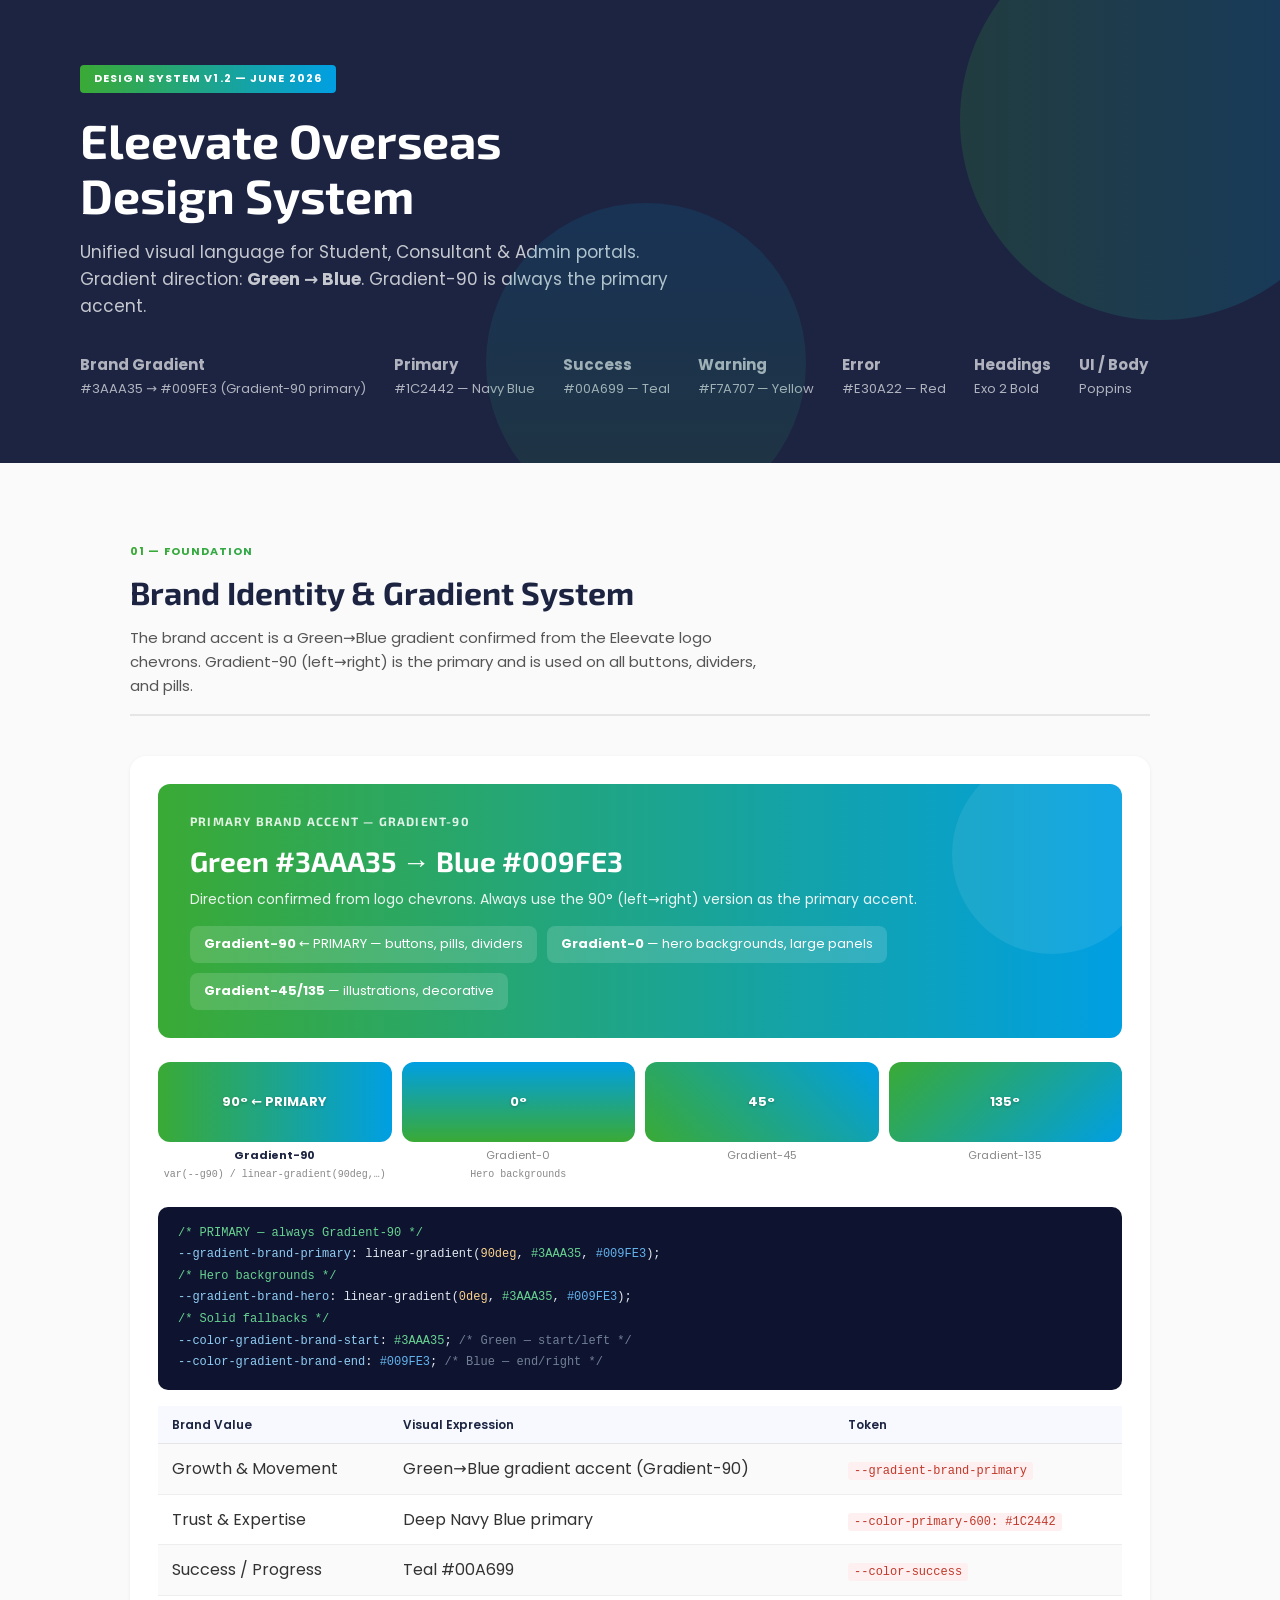
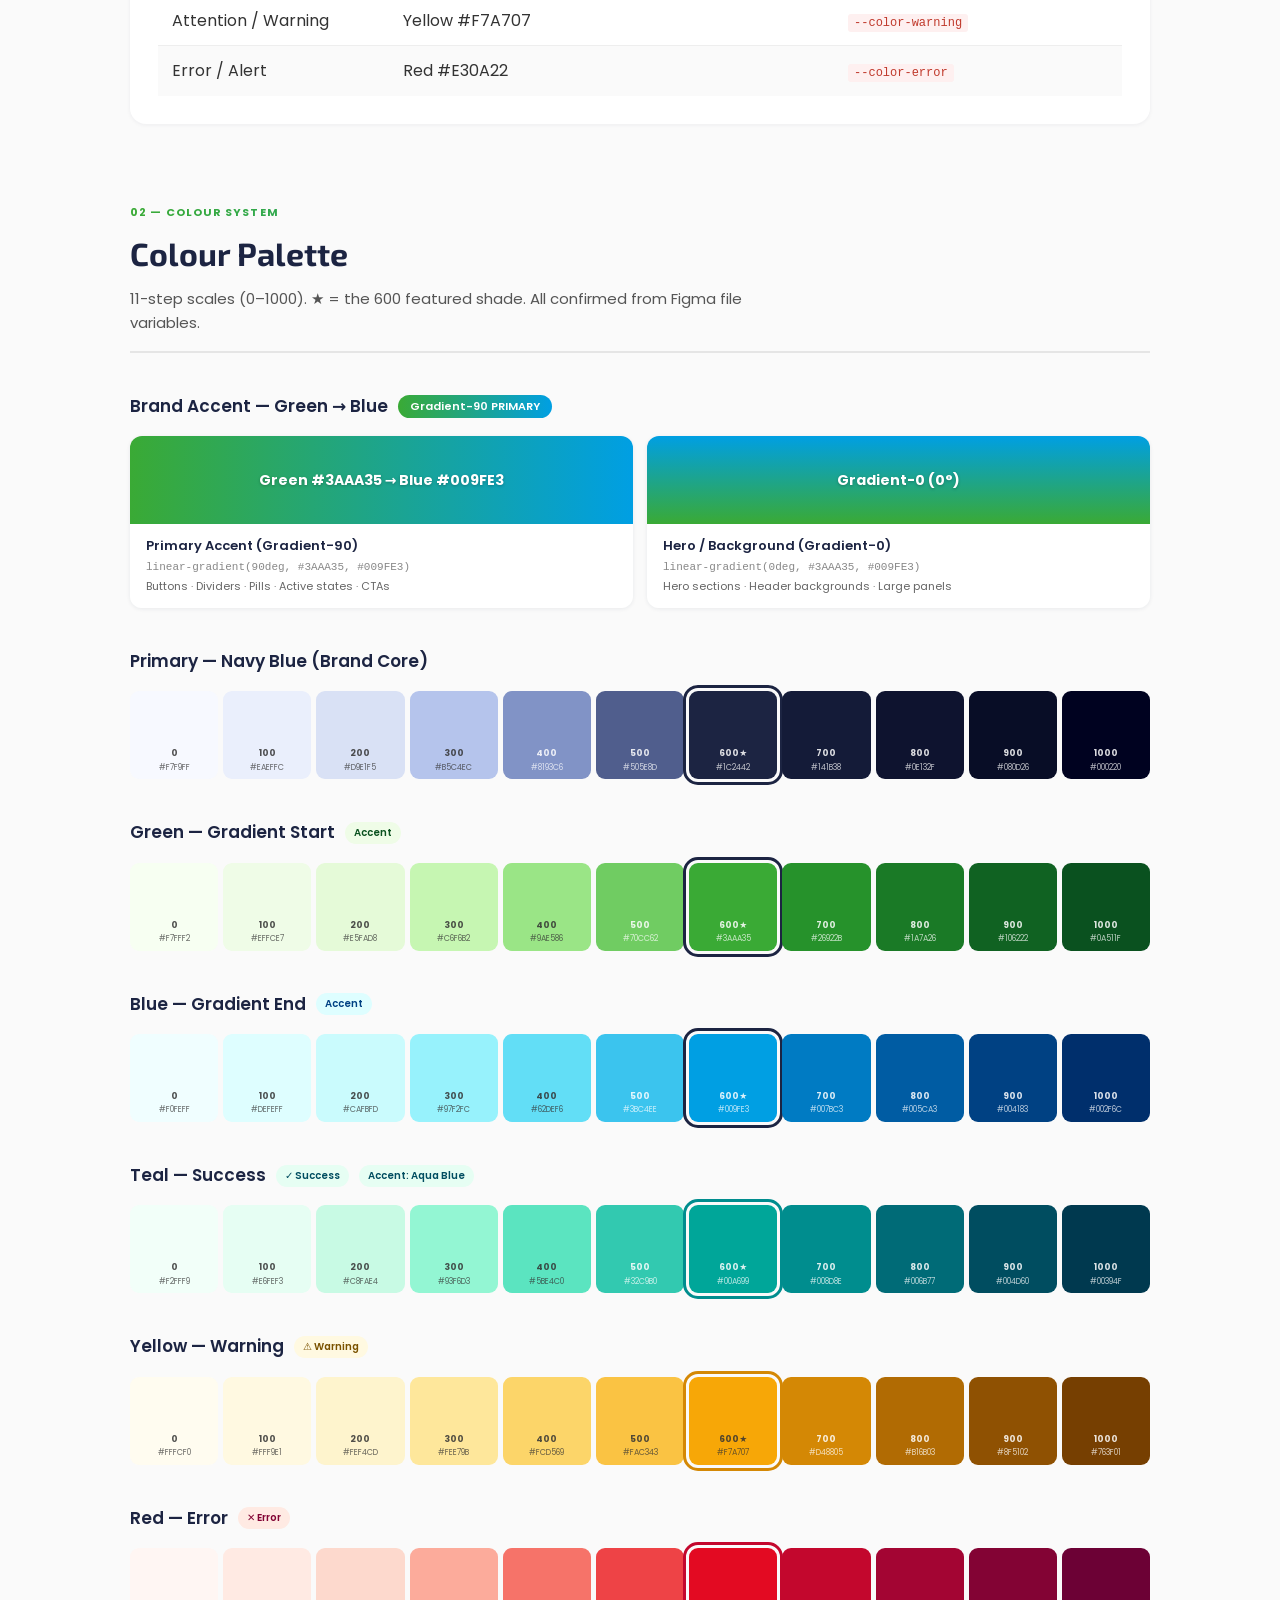
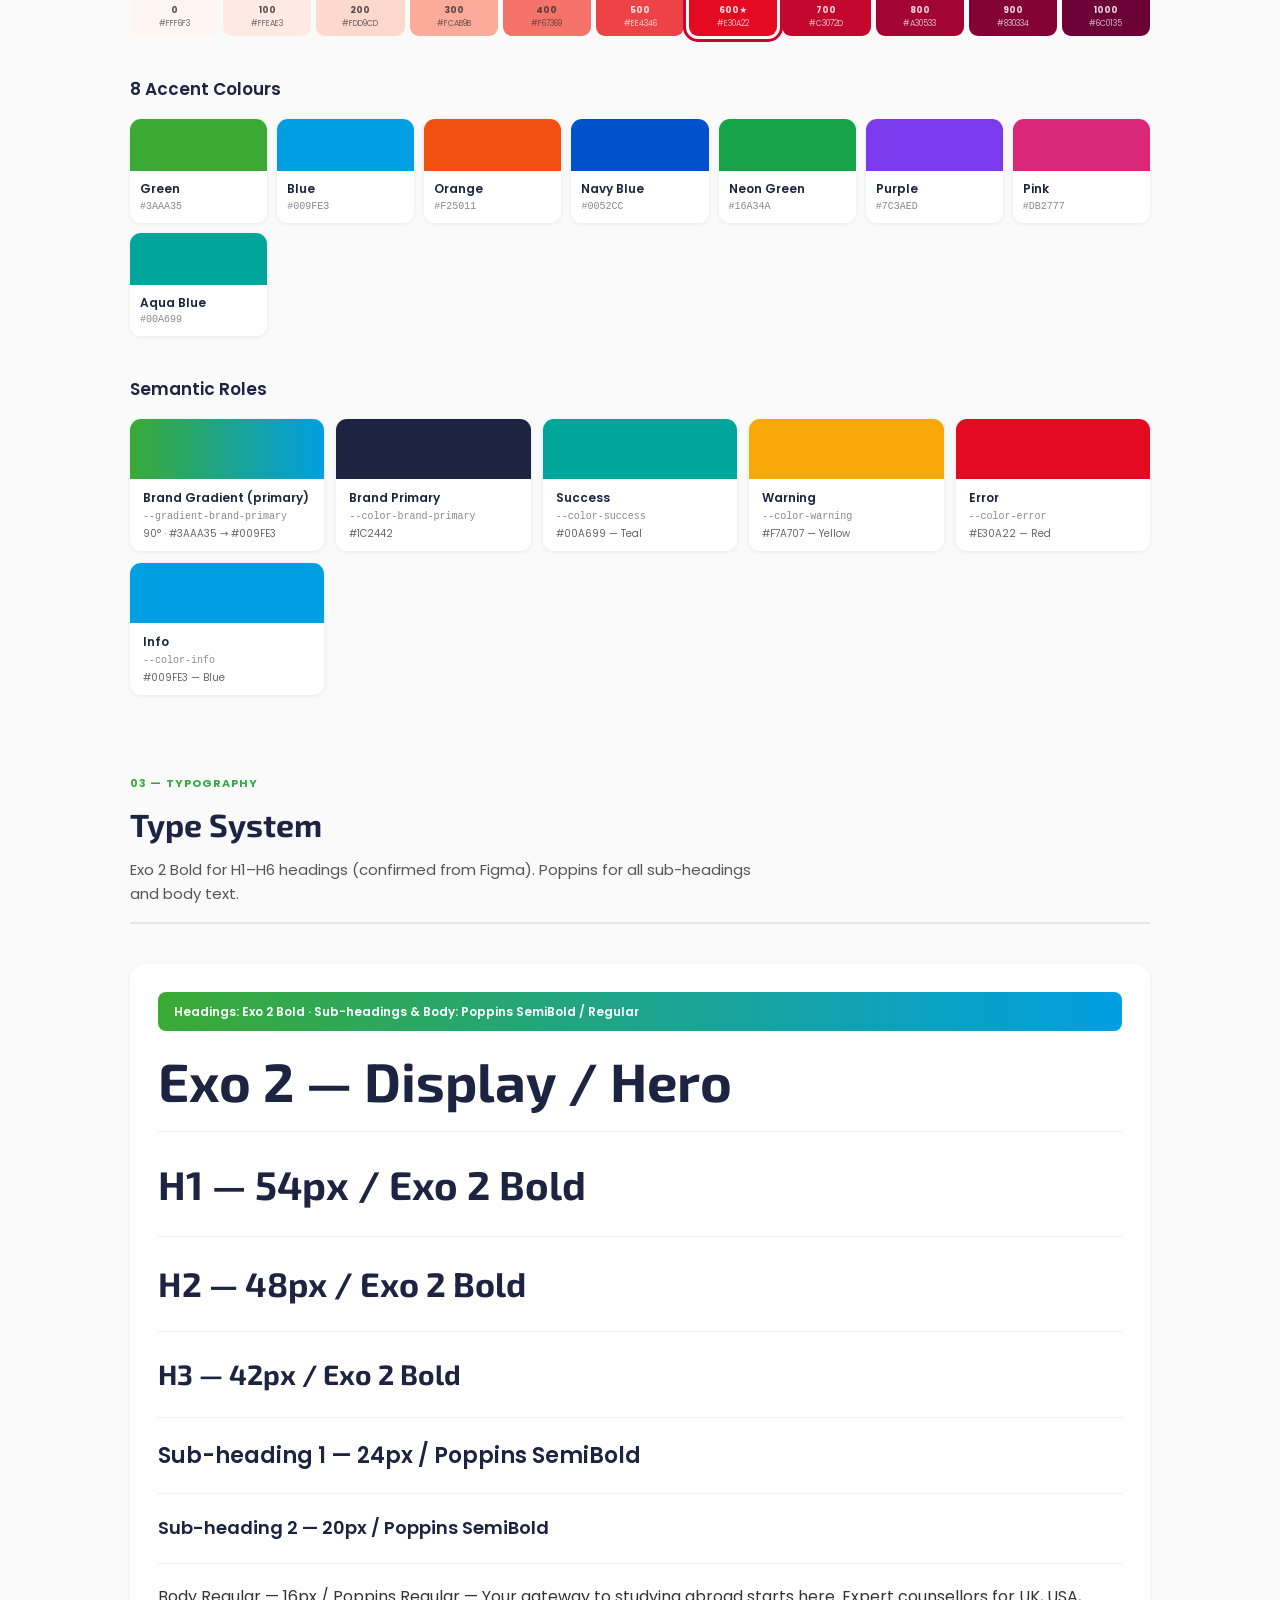
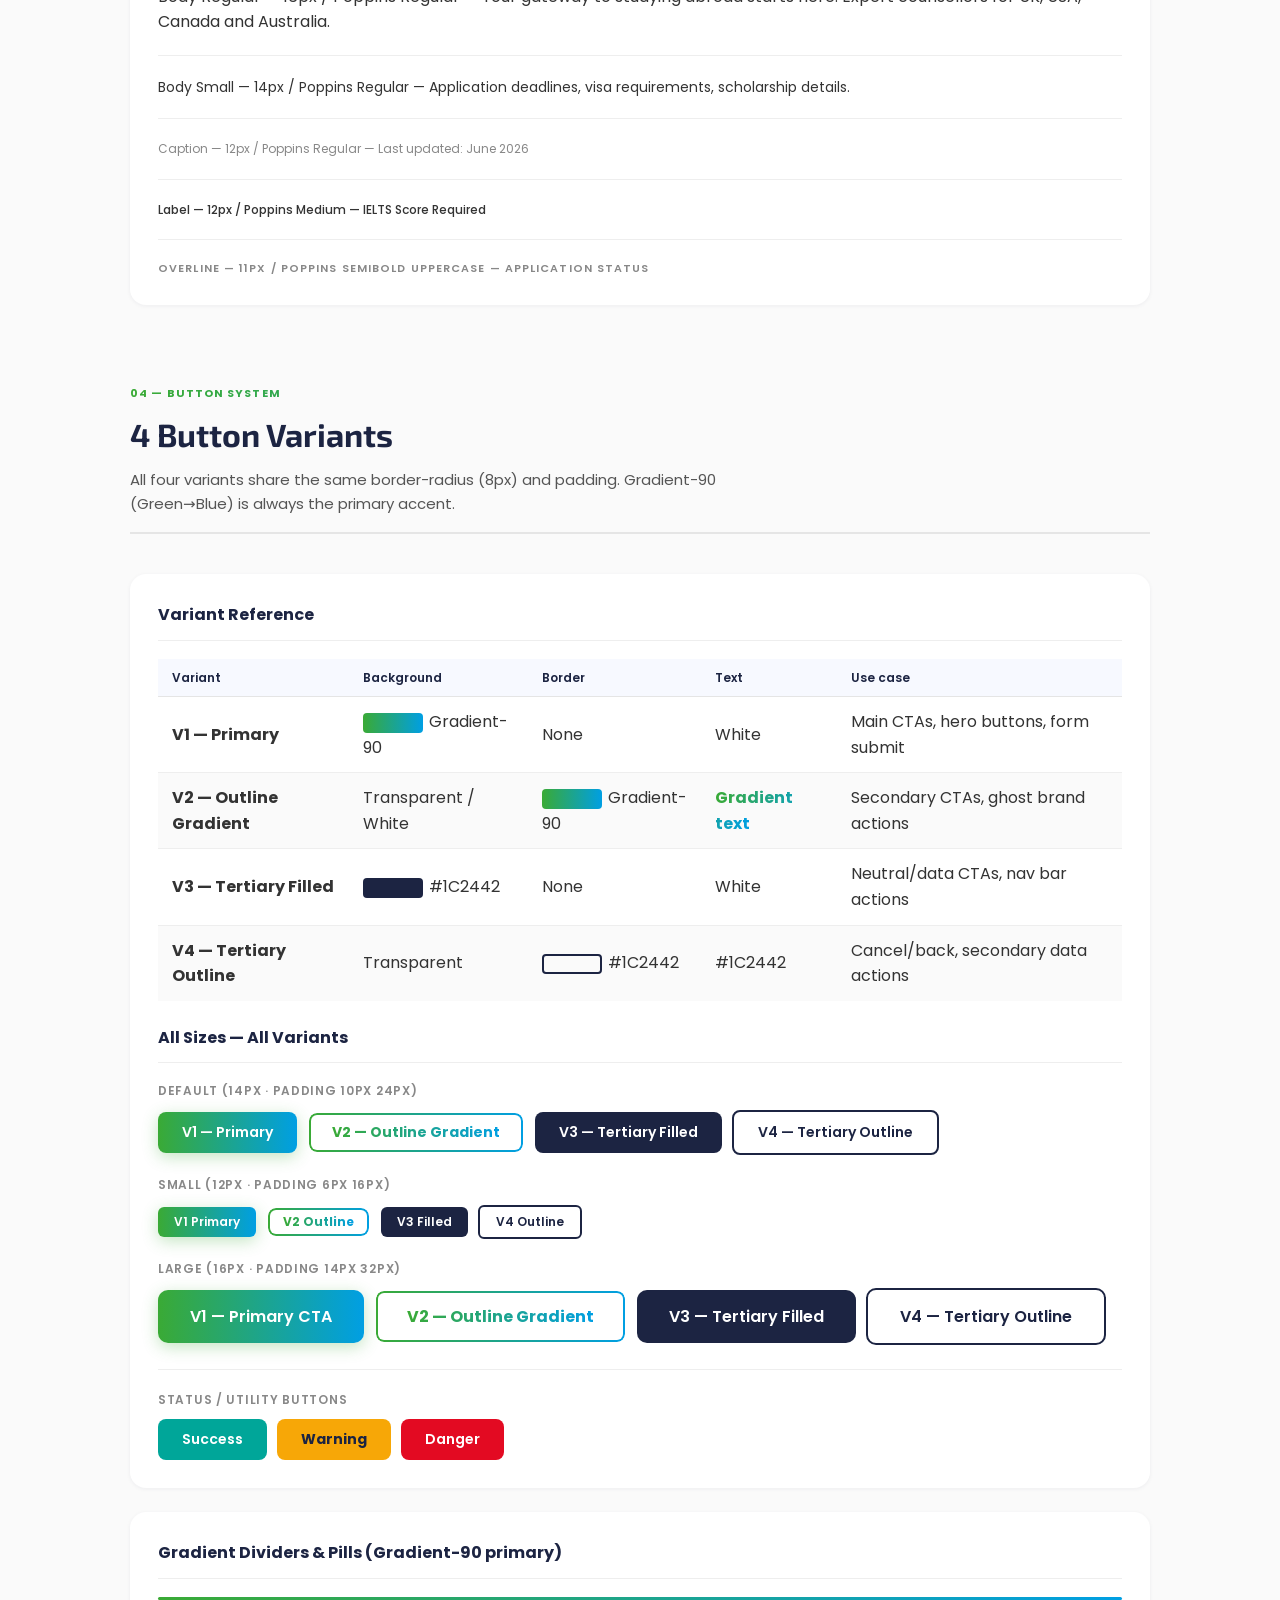
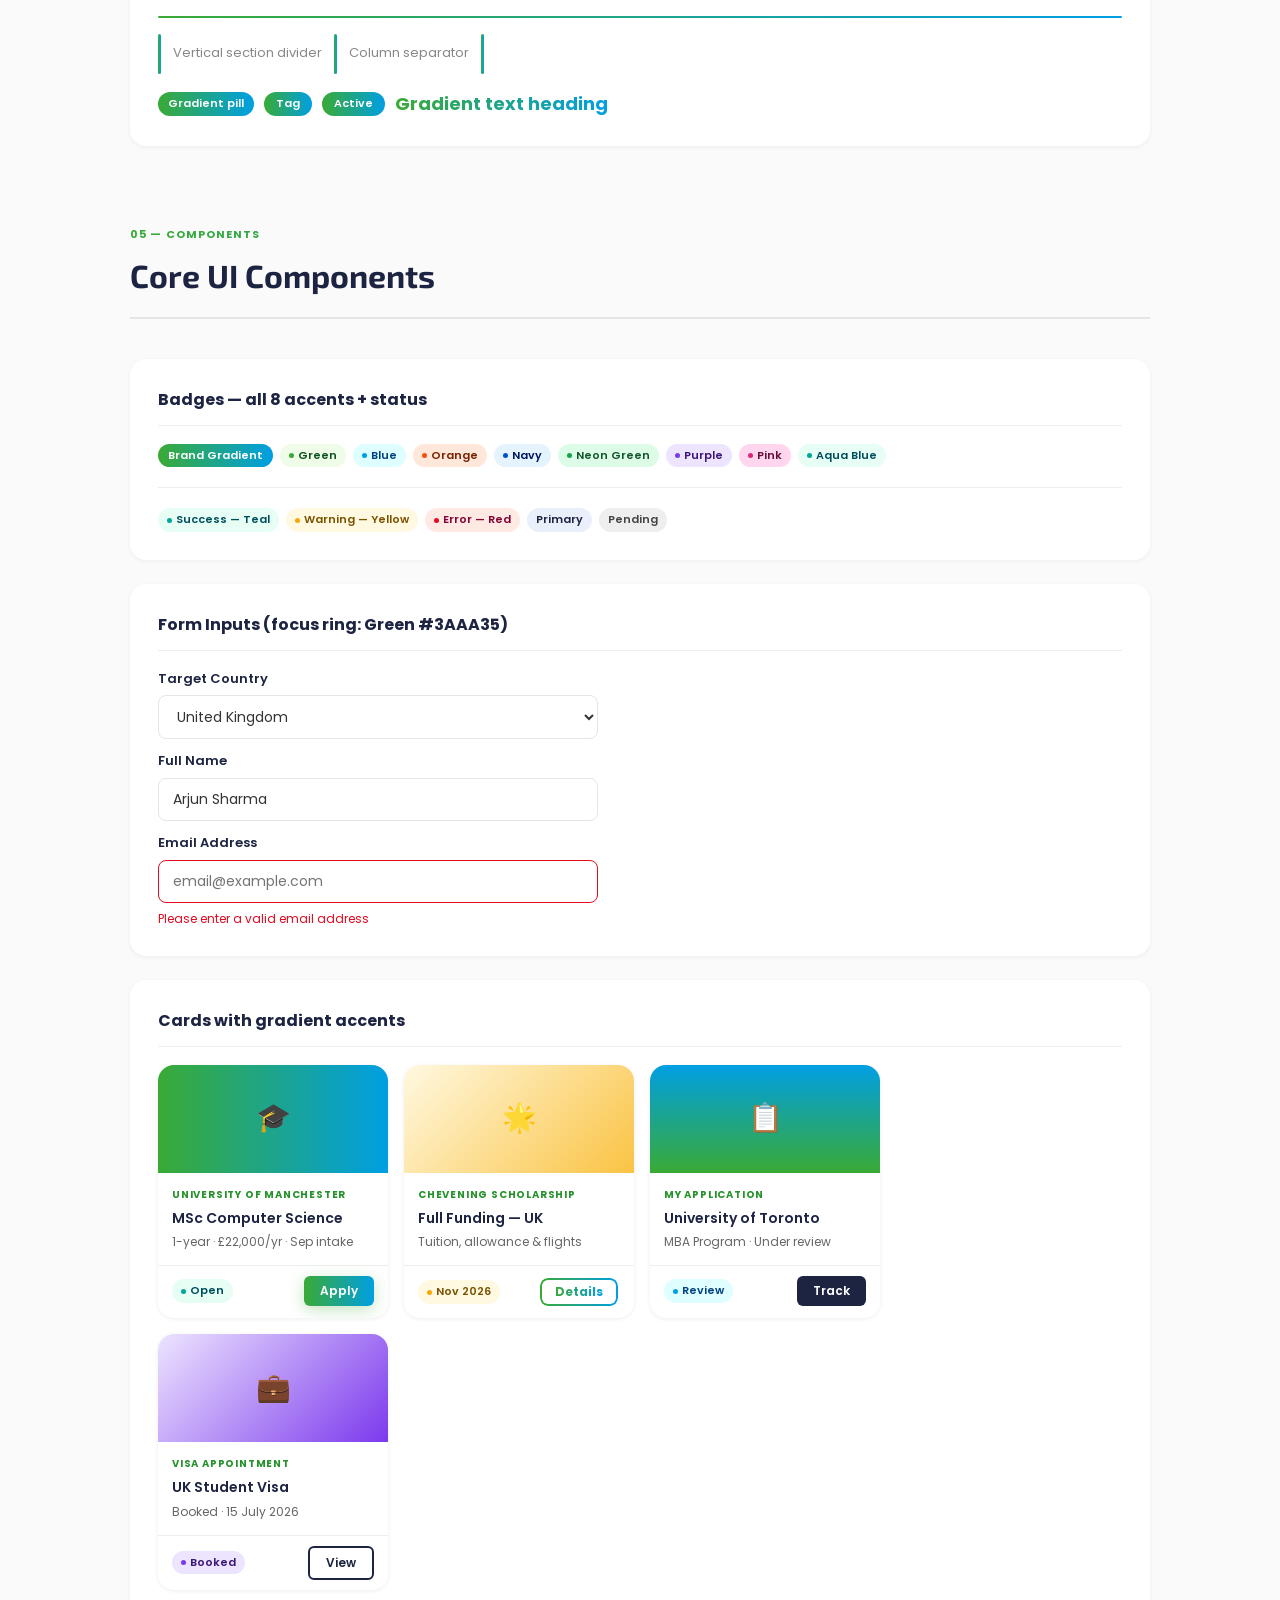
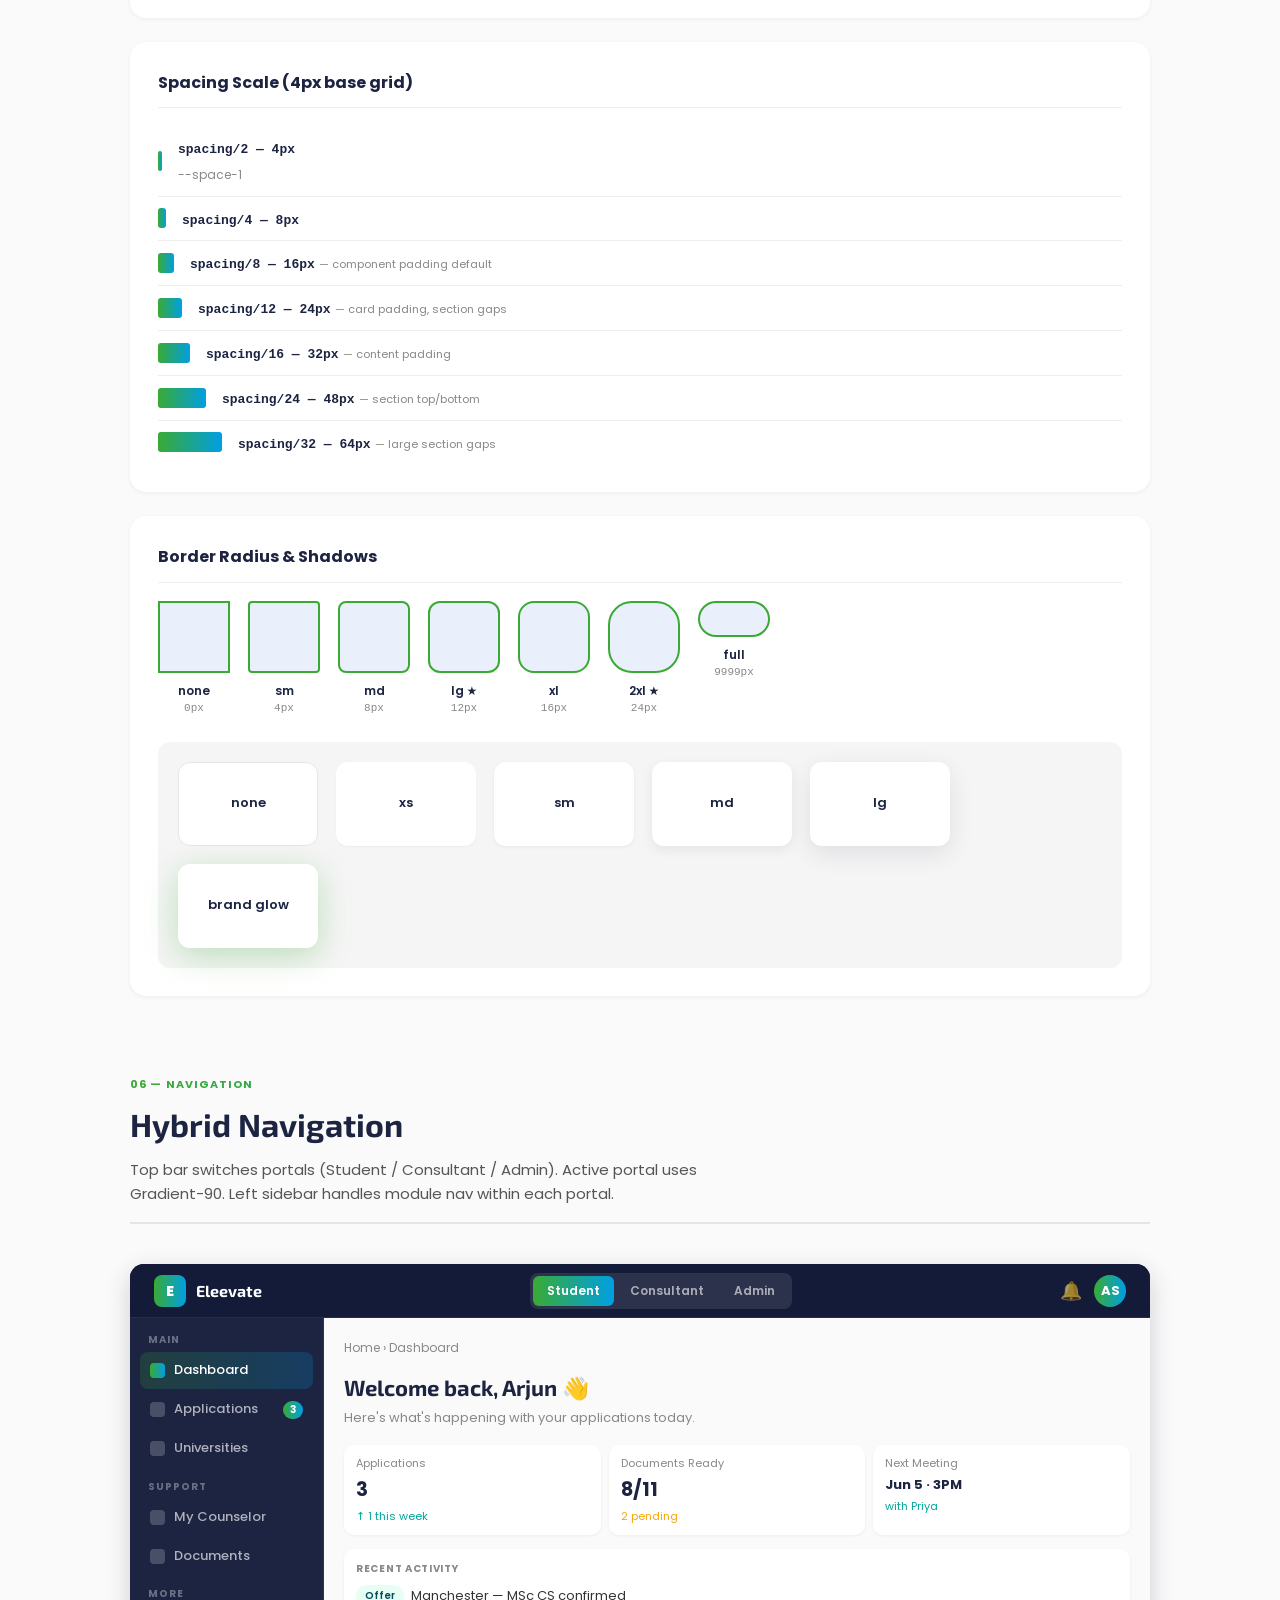
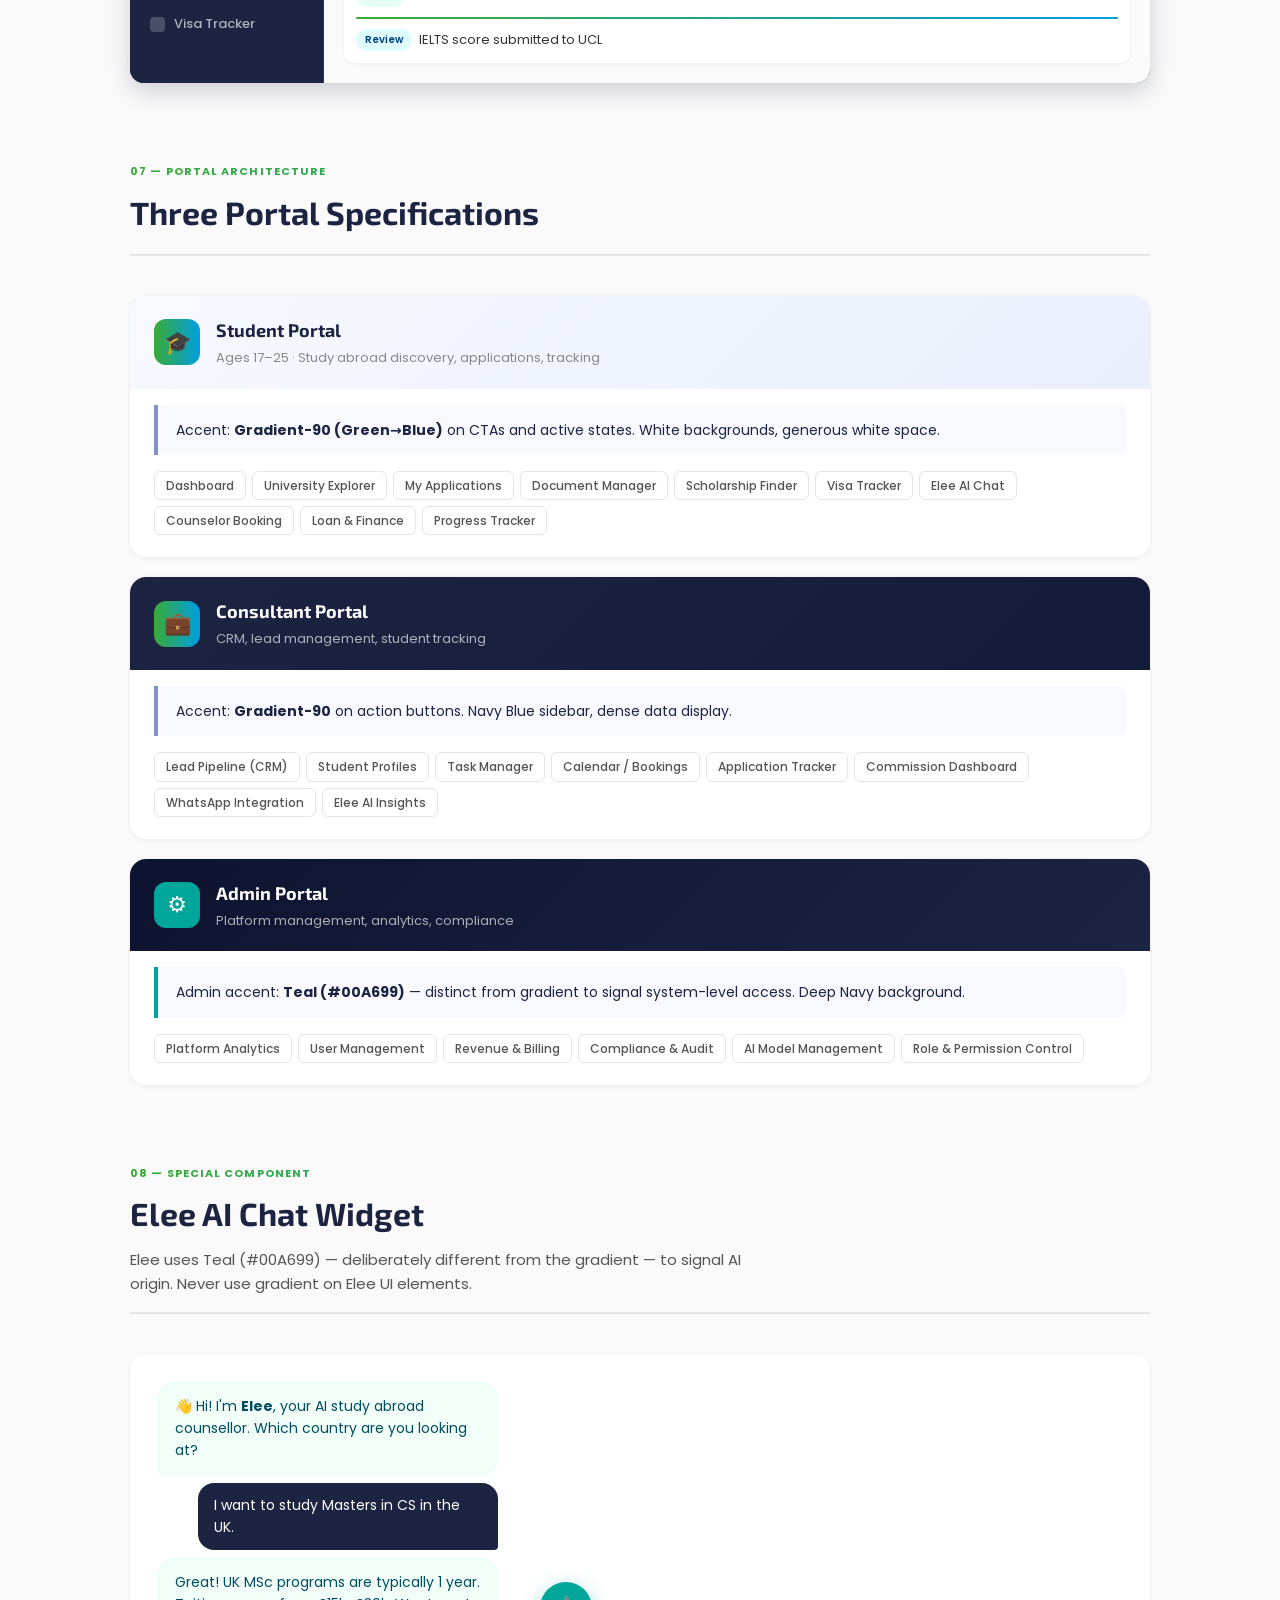
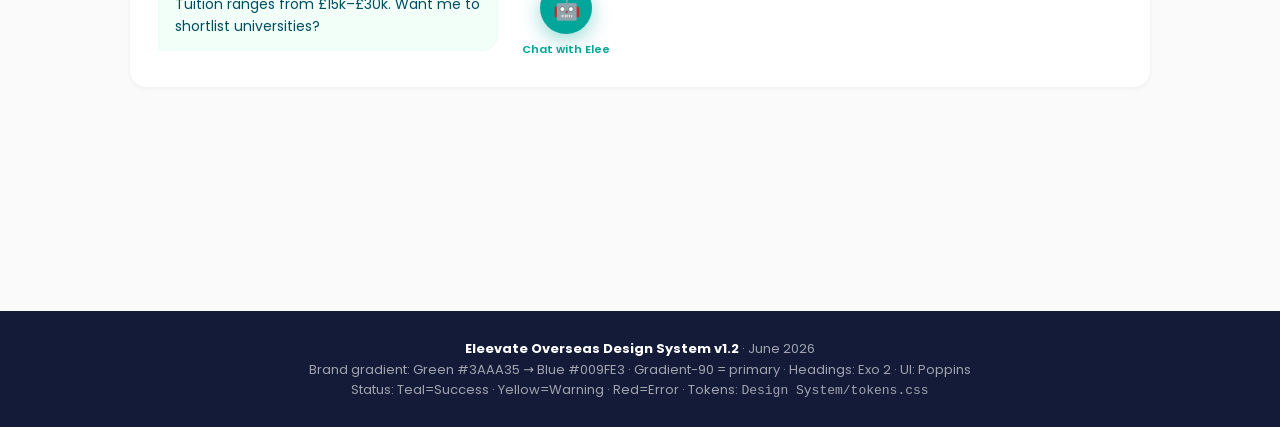
<file: eleevate/design-system/index.html>
<!DOCTYPE html>
<html lang="en">
<head>
  <meta charset="UTF-8">
  <meta name="viewport" content="width=device-width, initial-scale=1.0">
  <title>Eleevate Overseas — Design System v1.2</title>
  <link rel="preconnect" href="https://fonts.googleapis.com">
  <link rel="preconnect" href="https://fonts.gstatic.com" crossorigin>
  <link href="https://fonts.googleapis.com/css2?family=Exo+2:wght@700&family=Poppins:wght@300;400;500;600;700&display=swap" rel="stylesheet">
  <style>
    *, *::before, *::after { box-sizing: border-box; margin: 0; padding: 0; }

    :root {
      /* ── Core brand ── */
      --primary-600: #1C2442; --primary-700: #141B38; --primary-800: #0E132F;
      --primary-400: #8193C6; --primary-100: #EAEFFC; --primary-0:   #F7F9FF;

      /* ── Gradient: Green → Blue (Gradient-90 = primary) ── */
      --grad-start: #3AAA35;   /* Green — gradient start/left  */
      --grad-end:   #009FE3;   /* Blue  — gradient end/right   */
      --grad-start-hover: #26922B;
      --grad-end-hover:   #007BC3;
      /* PRIMARY = Gradient-90 (left→right) — buttons, dividers, pills */
      --g90:  linear-gradient(90deg,  #3AAA35, #009FE3);
      --g90h: linear-gradient(90deg,  #26922B, #007BC3);  /* hover darker */
      /* Hero backgrounds = Gradient-0 (bottom→top) */
      --g0:   linear-gradient(0deg,   #3AAA35, #009FE3);
      /* Diagonal variants */
      --g45:  linear-gradient(45deg,  #3AAA35, #009FE3);
      --g135: linear-gradient(135deg, #3AAA35, #009FE3);

      --green-600: #3AAA35; --green-700: #26922B; --green-100: #EFFCE7;
      --blue-600:  #009FE3; --blue-700:  #007BC3; --blue-100:  #DEFEFF;

      /* ── Status ── */
      --teal-600:   #00A699; --teal-100:   #E6FEF3; --teal-700:   #008D8E;
      --yellow-600: #F7A707; --yellow-100: #FFF9E1; --yellow-700: #D48805;
      --red-600:    #E30A22; --red-100:    #FFEAE3; --red-700:    #C3072D;

      /* ── Accents ── */
      --orange-600: #F25011; --orange-100: #FFE8D9;
      --navy-600:   #0052CC; --navy-100:   #E5F3FF;
      --neon-600:   #16A34A; --neon-100:   #DCFCE7;
      --purple-600: #7C3AED; --purple-100: #EDE4FF;
      --pink-600:   #DB2777; --pink-100:   #FFD6EE;

      /* ── Neutrals ── */
      --n600: #333333; --n400: #555555; --n200: #777777; --n100: #888888;
      --nl-0: #FFFFFF; --nl-100: #FAFAFA; --nl-200: #F5F5F5;
      --nl-300: #EEEEEE; --nl-400: #E5E5E5; --nl-600: #D5D5D5;
    }

    /* ═══════════════════════════════════════════════════════════
       BODY & LAYOUT
    ═══════════════════════════════════════════════════════════ */
    body { font-family:'Poppins',system-ui,sans-serif; color:var(--n600); background:var(--nl-100); line-height:1.6; }
    .main { max-width:1100px; margin:0 auto; padding:0 40px 120px; }

    /* ═══════════════════════════════════════════════════════════
       PAGE HEADER
    ═══════════════════════════════════════════════════════════ */
    .page-header { background:var(--primary-600); color:white; padding:64px 80px; position:relative; overflow:hidden; }
    .page-header::before { content:''; position:absolute; top:-80px; right:-80px; width:400px; height:400px; background:var(--g90); border-radius:50%; opacity:.18; }
    .page-header::after  { content:''; position:absolute; bottom:-60px; left:38%; width:320px; height:320px; background:var(--g0); border-radius:50%; opacity:.12; }
    .page-header .tag { display:inline-flex; align-items:center; gap:6px; background:var(--g90); color:white; font-size:11px; font-weight:700; letter-spacing:.1em; text-transform:uppercase; padding:5px 14px; border-radius:4px; margin-bottom:20px; }
    .page-header h1 { font-family:'Exo 2',sans-serif; font-size:48px; font-weight:700; line-height:1.15; margin-bottom:16px; }
    .page-header p  { font-size:17px; font-weight:400; opacity:.75; max-width:620px; }
    .page-header .meta { margin-top:32px; display:flex; flex-wrap:wrap; gap:28px; }
    .page-header .meta-item { font-size:13px; opacity:.65; }
    .page-header .meta-item strong { display:block; font-size:15px; opacity:1; color:white; margin-bottom:2px; }

    /* ═══════════════════════════════════════════════════════════
       SECTION STRUCTURE
    ═══════════════════════════════════════════════════════════ */
    .section { margin-top:80px; }
    .section-header { border-bottom:2px solid var(--nl-400); padding-bottom:16px; margin-bottom:40px; }
    .section-label { font-size:11px; font-weight:700; letter-spacing:.1em; text-transform:uppercase; background:var(--g90); -webkit-background-clip:text; -webkit-text-fill-color:transparent; background-clip:text; margin-bottom:6px; }
    .section-title  { font-family:'Exo 2',sans-serif; font-size:32px; font-weight:700; color:var(--primary-600); }
    .section-desc   { font-size:15px; color:#555; margin-top:8px; max-width:640px; }
    h3.sub-title    { font-size:17px; font-weight:600; color:var(--primary-600); margin:40px 0 16px; display:flex; align-items:center; gap:10px; }
    .component-section { background:white; border-radius:16px; padding:28px; margin-bottom:24px; box-shadow:0 1px 4px rgba(28,36,66,.06); }
    .component-section > h4 { font-size:16px; font-weight:700; color:var(--primary-600); margin-bottom:18px; padding-bottom:12px; border-bottom:1px solid var(--nl-300); }
    .divider { border:none; border-top:1px solid var(--nl-300); margin:20px 0; }
    .info-box { border-left:4px solid var(--primary-400); padding:14px 18px; border-radius:0 8px 8px 0; margin:16px 0; font-size:14px; color:var(--primary-600); background:var(--primary-0); }
    .mono { font-family:monospace; font-size:12px; color:#c0392b; background:#fef0f0; padding:2px 6px; border-radius:3px; }

    /* ═══════════════════════════════════════════════════════════
       GRADIENT UTILITIES
    ═══════════════════════════════════════════════════════════ */
    .grad-text  { background:var(--g90); -webkit-background-clip:text; -webkit-text-fill-color:transparent; background-clip:text; font-weight:700; }
    .grad-pill  { display:inline-block; background:var(--g90); color:white; font-size:11px; font-weight:600; padding:3px 12px; border-radius:100px; }
    .grad-badge { display:inline-flex; align-items:center; gap:5px; background:var(--g90); color:white; font-size:11px; font-weight:600; padding:3px 10px; border-radius:100px; }

    .grad-divider   { height:3px; background:var(--g90); border-radius:2px; margin:16px 0; }
    .grad-divider-v { width:3px; height:40px; background:var(--g90); border-radius:2px; display:inline-block; }
    .grad-divider-sm{ height:2px; background:var(--g90); border-radius:1px; margin:10px 0; }

    /* ═══════════════════════════════════════════════════════════
       BUTTON SYSTEM — 4 VARIANTS
    ═══════════════════════════════════════════════════════════ */
    .btn-row { display:flex; flex-wrap:wrap; gap:10px; align-items:center; }
    .btn     { display:inline-flex; align-items:center; justify-content:center; gap:8px; font-family:'Poppins',sans-serif; font-weight:600; font-size:14px; padding:10px 24px; border-radius:8px; border:none; cursor:pointer; transition:all .2s ease; text-decoration:none; white-space:nowrap; }

    /* ── VARIANT 1: Primary — Gradient-90 filled ── */
    .btn-v1 { background:var(--g90); color:white; box-shadow:0 4px 16px rgba(58,170,53,.3); }
    .btn-v1:hover { background:var(--g90h); box-shadow:0 6px 20px rgba(58,170,53,.4); transform:translateY(-1px); }
    .btn-v1:active { transform:translateY(0); }

    /* ── VARIANT 2: Secondary — Gradient border, gradient text ── */
    .btn-v2 { position:relative; background:white; color:var(--grad-start); padding:9px 23px; border:2px solid transparent; background-clip:padding-box; }
    .btn-v2::before { content:''; position:absolute; inset:0; border-radius:8px; padding:2px; background:var(--g90); -webkit-mask: linear-gradient(#fff 0 0) content-box, linear-gradient(#fff 0 0); -webkit-mask-composite:xor; mask-composite:exclude; }
    .btn-v2 span { background:var(--g90); -webkit-background-clip:text; -webkit-text-fill-color:transparent; background-clip:text; font-weight:700; }
    .btn-v2:hover { background:rgba(58,170,53,.05); }

    /* ── VARIANT 3: Tertiary filled — Primary brand colour ── */
    .btn-v3 { background:var(--primary-600); color:white; }
    .btn-v3:hover { background:var(--primary-700); transform:translateY(-1px); box-shadow:0 4px 12px rgba(28,36,66,.25); }

    /* ── VARIANT 4: Tertiary outline — Primary brand colour ── */
    .btn-v4 { background:transparent; color:var(--primary-600); border:2px solid var(--primary-600); }
    .btn-v4:hover { background:var(--primary-600); color:white; transform:translateY(-1px); }

    /* Size modifiers */
    .btn-sm { font-size:12px; padding:6px 16px; border-radius:6px; }
    .btn-sm.btn-v2 { padding:5px 15px; }
    .btn-lg { font-size:16px; padding:14px 32px; border-radius:10px; }
    .btn-lg.btn-v2 { padding:13px 31px; }

    /* Status / utility buttons */
    .btn-success { background:var(--teal-600); color:white; }
    .btn-success:hover { background:var(--teal-700); }
    .btn-warning { background:var(--yellow-600); color:var(--primary-600); font-weight:700; }
    .btn-danger  { background:var(--red-600); color:white; }

    /* ═══════════════════════════════════════════════════════════
       COLOUR SWATCHES
    ═══════════════════════════════════════════════════════════ */
    .swatch-row { display:grid; grid-template-columns:repeat(11,1fr); gap:5px; }
    .swatch { aspect-ratio:1; border-radius:9px; display:flex; flex-direction:column; align-items:center; justify-content:flex-end; padding:5px 3px; min-height:68px; transition:transform .15s; }
    .swatch:hover { transform:scale(1.07); z-index:1; }
    .swatch .scale { font-size:9px; font-weight:700; opacity:.85; }
    .swatch .hex   { font-size:8px;  opacity:.7; margin-top:1px; }
    .swatch.light .scale, .swatch.light .hex { color:#333; }
    .swatch.dark  .scale, .swatch.dark  .hex { color:white; }
    .swatch.star  { outline:3px solid var(--primary-600); outline-offset:3px; }

    /* Gradient swatch */
    .grad-swatch { border-radius:12px; height:80px; display:flex; align-items:center; justify-content:center; color:white; font-size:13px; font-weight:700; text-shadow:0 1px 3px rgba(0,0,0,.25); }

    /* Accent card grid */
    .accent-grid { display:grid; grid-template-columns:repeat(auto-fill,minmax(120px,1fr)); gap:10px; }
    .accent-card { border-radius:11px; overflow:hidden; box-shadow:0 1px 4px rgba(28,36,66,.08); }
    .accent-card .atop { height:52px; }
    .accent-card .abot { background:white; padding:8px 10px; }
    .accent-card .abot .aname { font-size:12px; font-weight:600; color:var(--primary-600); }
    .accent-card .abot .ahex  { font-size:10px; color:#888; font-family:monospace; }

    /* Semantic card grid */
    .semantic-grid { display:grid; grid-template-columns:repeat(auto-fill,minmax(185px,1fr)); gap:12px; margin-bottom:28px; }
    .semantic-card { border-radius:11px; overflow:hidden; box-shadow:0 1px 4px rgba(28,36,66,.08); }
    .semantic-card .sblock { height:60px; }
    .semantic-card .sinfo  { background:white; padding:9px 13px; }
    .semantic-card .sinfo .sname  { font-size:12px; font-weight:600; color:var(--primary-600); }
    .semantic-card .sinfo .stoken { font-size:10px; color:#888; font-family:monospace; margin-top:2px; }
    .semantic-card .sinfo .shex   { font-size:10px; color:#666; margin-top:1px; }

    /* ═══════════════════════════════════════════════════════════
       BADGES
    ═══════════════════════════════════════════════════════════ */
    .badge-row { display:flex; flex-wrap:wrap; gap:7px; align-items:center; }
    .badge { display:inline-flex; align-items:center; gap:4px; font-size:11px; font-weight:600; padding:3px 9px; border-radius:100px; }
    .dot { width:5px; height:5px; border-radius:50%; flex-shrink:0; }
    .b-green  { background:var(--green-100);  color:#0A511F; }
    .b-blue   { background:var(--blue-100);   color:#004183; }
    .b-orange { background:var(--orange-100); color:#7A2003; }
    .b-navy   { background:var(--navy-100);   color:#001761; }
    .b-neon   { background:var(--neon-100);   color:#14532D; }
    .b-purple { background:var(--purple-100); color:#3B1578; }
    .b-pink   { background:var(--pink-100);   color:#650E34; }
    .b-aqua   { background:var(--teal-100);   color:#004D60; }
    .b-success{ background:var(--teal-100);   color:#004D60; }
    .b-warning{ background:var(--yellow-100); color:#7a5200; }
    .b-error  { background:var(--red-100);    color:#830334; }
    .b-primary{ background:var(--primary-100);color:var(--primary-600); }
    .b-neutral{ background:var(--nl-300);     color:#444; }

    /* ═══════════════════════════════════════════════════════════
       FORM INPUTS
    ═══════════════════════════════════════════════════════════ */
    .field { display:flex; flex-direction:column; gap:6px; }
    .field label { font-size:13px; font-weight:600; color:var(--primary-600); }
    .field input, .field select { font-family:'Poppins',sans-serif; font-size:14px; border:1.5px solid var(--nl-400); border-radius:8px; padding:10px 14px; color:var(--n600); background:white; outline:none; transition:border-color .2s; }
    .field input:focus { border-color:var(--green-600); box-shadow:0 0 0 3px rgba(58,170,53,.12); }
    .field input.error { border-color:var(--red-600); }
    .field .helper    { font-size:12px; color:#888; }
    .field .error-msg { font-size:12px; color:var(--red-600); }

    /* ═══════════════════════════════════════════════════════════
       CARDS
    ═══════════════════════════════════════════════════════════ */
    .card-row { display:flex; flex-wrap:wrap; gap:16px; }
    .card { background:white; border-radius:16px; box-shadow:0 1px 4px rgba(28,36,66,.08); overflow:hidden; width:230px; }
    .card-img { height:108px; display:flex; align-items:center; justify-content:center; font-size:28px; }
    .card-body { padding:14px; }
    .card-tag  { font-size:10px; font-weight:700; letter-spacing:.08em; text-transform:uppercase; color:var(--green-700); margin-bottom:4px; }
    .card-title{ font-size:14px; font-weight:600; color:var(--primary-600); margin-bottom:4px; }
    .card-desc { font-size:12px; color:#666; line-height:1.5; }
    .card-footer { padding:10px 14px; border-top:1px solid var(--nl-300); display:flex; justify-content:space-between; align-items:center; }

    /* ═══════════════════════════════════════════════════════════
       NAVIGATION PREVIEW
    ═══════════════════════════════════════════════════════════ */
    .nav-preview { background:var(--primary-600); border-radius:14px; overflow:hidden; box-shadow:0 8px 24px rgba(28,36,66,.20); }
    .nav-topbar  { background:var(--primary-700); padding:0 24px; height:54px; display:flex; align-items:center; justify-content:space-between; border-bottom:1px solid rgba(255,255,255,.08); }
    .nav-logo    { display:flex; align-items:center; gap:10px; }
    .nav-logo-mark { width:32px; height:32px; border-radius:8px; background:var(--g90); display:flex; align-items:center; justify-content:center; font-size:14px; font-weight:800; color:white; }
    .nav-logo-text { font-family:'Exo 2',sans-serif; font-size:16px; font-weight:700; color:white; }
    .nav-switcher  { display:flex; gap:2px; background:rgba(255,255,255,.1); border-radius:8px; padding:3px; }
    .nav-tab       { font-size:12px; font-weight:600; color:rgba(255,255,255,.6); padding:5px 14px; border-radius:6px; cursor:pointer; }
    .nav-tab.active{ background:var(--g90); color:white; }
    .nav-actions   { display:flex; align-items:center; gap:12px; }
    .nav-avatar    { width:32px; height:32px; border-radius:50%; background:var(--g90); display:flex; align-items:center; justify-content:center; font-size:13px; font-weight:700; color:white; }
    .nav-body      { display:flex; min-height:300px; }
    .nav-sidebar   { width:194px; flex-shrink:0; background:var(--primary-600); padding:14px 10px; border-right:1px solid rgba(255,255,255,.08); }
    .nav-slabel    { font-size:10px; font-weight:700; letter-spacing:.1em; text-transform:uppercase; color:rgba(255,255,255,.35); padding:0 8px; margin:12px 0 4px; }
    .nav-slabel:first-child { margin-top:0; }
    .nav-item      { display:flex; align-items:center; gap:9px; padding:8px 10px; border-radius:8px; font-size:13px; font-weight:500; color:rgba(255,255,255,.65); cursor:pointer; margin-bottom:2px; }
    .nav-item.active { background:linear-gradient(90deg,rgba(58,170,53,.2),rgba(0,159,227,.2)); color:white; }
    .nav-icon      { width:15px; height:15px; border-radius:4px; flex-shrink:0; }
    .nav-icon.grad { background:var(--g90); }
    .nav-badge     { margin-left:auto; background:var(--g90); color:white; font-size:10px; font-weight:700; padding:1px 7px; border-radius:100px; }
    .nav-content   { flex:1; background:var(--nl-100); padding:20px; }
    .nav-crumb     { font-size:12px; color:#888; margin-bottom:12px; }
    .nav-ptitle    { font-family:'Exo 2',sans-serif; font-size:22px; font-weight:700; color:var(--primary-600); margin-bottom:3px; }
    .nav-psub      { font-size:13px; color:#888; margin-bottom:16px; }
    .nav-stat-row  { display:grid; grid-template-columns:1fr 1fr 1fr; gap:8px; margin-bottom:14px; }
    .nav-stat      { background:white; border-radius:10px; padding:10px 12px; box-shadow:0 1px 3px rgba(28,36,66,.06); }
    .nav-stat-l    { font-size:11px; color:#888; margin-bottom:3px; }
    .nav-stat-v    { font-size:19px; font-weight:700; color:var(--primary-600); }
    .nav-stat-d    { font-size:11px; color:var(--teal-600); margin-top:2px; }

    /* ═══════════════════════════════════════════════════════════
       TYPE SCALE TABLE
    ═══════════════════════════════════════════════════════════ */
    .type-table { width:100%; border-collapse:collapse; }
    .type-table th { text-align:left; padding:9px 14px; background:var(--primary-0); font-size:12px; font-weight:600; color:var(--primary-600); border-bottom:1px solid var(--nl-400); }
    .type-table td { padding:12px 14px; border-bottom:1px solid var(--nl-300); vertical-align:middle; }
    .type-table tr:last-child td { border-bottom:none; }
    .type-table tr:nth-child(even) td { background:var(--nl-100); }

    /* Type specimens */
    .sp-display { font-family:'Exo 2',sans-serif; font-size:54px; font-weight:700; line-height:1.1; color:var(--primary-600); }
    .sp-h1 { font-family:'Exo 2',sans-serif; font-size:40px; font-weight:700; color:var(--primary-600); }
    .sp-h2 { font-family:'Exo 2',sans-serif; font-size:34px; font-weight:700; color:var(--primary-600); }
    .sp-h3 { font-family:'Exo 2',sans-serif; font-size:28px; font-weight:700; color:var(--primary-600); }
    .sp-s1 { font-size:22px; font-weight:600; color:var(--primary-600); }
    .sp-s2 { font-size:18px; font-weight:600; color:var(--primary-600); }
    .sp-body { font-size:16px; font-weight:400; color:var(--n600); }
    .sp-sm   { font-size:14px; font-weight:400; color:var(--n600); }
    .sp-cap  { font-size:12px; color:#888; }
    .sp-lbl  { font-size:12px; font-weight:500; color:var(--n600); }
    .sp-over { font-size:11px; font-weight:600; letter-spacing:.1em; text-transform:uppercase; color:#888; }

    /* ═══════════════════════════════════════════════════════════
       PORTAL CARDS
    ═══════════════════════════════════════════════════════════ */
    .portal-card { background:white; border-radius:16px; overflow:hidden; box-shadow:0 1px 4px rgba(28,36,66,.08); margin-bottom:20px; }
    .portal-head { padding:20px 24px; display:flex; align-items:center; gap:16px; }
    .portal-icon { width:46px; height:46px; border-radius:12px; display:flex; align-items:center; justify-content:center; font-size:22px; }
    .portal-head-text h4 { font-family:'Exo 2',sans-serif; font-size:18px; font-weight:700; }
    .portal-head-text p  { font-size:13px; margin-top:3px; }
    .portal-body { padding:0 24px 22px; }
    .portal-mods { display:flex; flex-wrap:wrap; gap:6px; margin-top:12px; }
    .portal-mod  { font-size:12px; font-weight:500; padding:4px 11px; border-radius:6px; border:1px solid var(--nl-400); color:#555; }

    /* ═══════════════════════════════════════════════════════════
       SPACING & RADIUS
    ═══════════════════════════════════════════════════════════ */
    .spacing-row { display:flex; align-items:center; gap:16px; padding:9px 0; border-bottom:1px solid var(--nl-300); }
    .spacing-row:last-child { border-bottom:none; }
    .spacing-block { background:var(--g90); flex-shrink:0; height:20px; border-radius:3px; }
    .spacing-info .token { font-family:monospace; font-size:13px; color:var(--primary-600); font-weight:600; }
    .spacing-info .vals  { font-size:12px; color:#888; margin-top:1px; }
    .radius-grid { display:flex; flex-wrap:wrap; gap:18px; margin-top:4px; }
    .radius-item { display:flex; flex-direction:column; align-items:center; gap:8px; }
    .radius-box  { width:72px; height:72px; background:var(--primary-100); border:2px solid var(--green-600); }
    .radius-label .rn { font-size:12px; font-weight:600; color:var(--primary-600); text-align:center; }
    .radius-label .rv { font-size:11px; color:#888; font-family:monospace; text-align:center; }
    .shadow-grid { display:flex; flex-wrap:wrap; gap:18px; }
    .shadow-card { width:140px; height:84px; background:white; border-radius:12px; display:flex; align-items:center; justify-content:center; flex-direction:column; gap:4px; }
    .shadow-card .sn { font-size:13px; font-weight:600; color:var(--primary-600); }

    /* ═══════════════════════════════════════════════════════════
       ELEE CHAT
    ═══════════════════════════════════════════════════════════ */
    .chat-elee { background:#F2FFF9; border-radius:16px 16px 16px 4px; padding:12px 16px; font-size:14px; color:#004D60; border:1px solid var(--teal-100); margin-bottom:8px; }
    .chat-user { background:var(--primary-600); border-radius:16px 16px 4px 16px; padding:11px 16px; font-size:14px; color:white; margin-bottom:8px; margin-left:40px; }

    /* ═══════════════════════════════════════════════════════════
       FOOTER
    ═══════════════════════════════════════════════════════════ */
    .page-footer { background:var(--primary-700); color:rgba(255,255,255,.6); padding:28px 80px; text-align:center; font-size:13px; margin-top:80px; }
    .page-footer strong { color:white; }
    code { font-family:monospace; }
  </style>
</head>
<body>

<!-- ══════════════════════════════════════════════
     HEADER
══════════════════════════════════════════════ -->
<div class="page-header">
  <div class="tag">Design System v1.2 — June 2026</div>
  <h1>Eleevate Overseas<br>Design System</h1>
  <p>Unified visual language for Student, Consultant & Admin portals. Gradient direction: <strong>Green → Blue</strong>. Gradient-90 is always the primary accent.</p>
  <div class="meta">
    <div class="meta-item"><strong>Brand Gradient</strong>#3AAA35 → #009FE3 (Gradient-90 primary)</div>
    <div class="meta-item"><strong>Primary</strong>#1C2442 — Navy Blue</div>
    <div class="meta-item"><strong>Success</strong>#00A699 — Teal</div>
    <div class="meta-item"><strong>Warning</strong>#F7A707 — Yellow</div>
    <div class="meta-item"><strong>Error</strong>#E30A22 — Red</div>
    <div class="meta-item"><strong>Headings</strong>Exo 2 Bold</div>
    <div class="meta-item"><strong>UI / Body</strong>Poppins</div>
  </div>
</div>

<!-- ══════════════════════════════════════════════
     MAIN
══════════════════════════════════════════════ -->
<div class="main">

  <!-- ── 01 BRAND ── -->
  <div class="section">
    <div class="section-header">
      <div class="section-label">01 — Foundation</div>
      <div class="section-title">Brand Identity & Gradient System</div>
      <div class="section-desc">The brand accent is a Green→Blue gradient confirmed from the Eleevate logo chevrons. Gradient-90 (left→right) is the primary and is used on all buttons, dividers, and pills.</div>
    </div>

    <!-- Gradient hero -->
    <div class="component-section" style="overflow:hidden;">
      <div style="background:var(--g90);border-radius:12px;padding:28px 32px;color:white;margin-bottom:24px;position:relative;overflow:hidden;">
        <div style="position:absolute;top:-30px;right:-30px;width:200px;height:200px;background:rgba(255,255,255,.08);border-radius:50%;"></div>
        <div style="font-family:'Exo 2',sans-serif;font-size:12px;font-weight:700;letter-spacing:.1em;text-transform:uppercase;opacity:.85;margin-bottom:8px;">Primary Brand Accent — Gradient-90</div>
        <div style="font-family:'Exo 2',sans-serif;font-size:28px;font-weight:700;margin-bottom:4px;">Green #3AAA35 → Blue #009FE3</div>
        <div style="font-size:14px;opacity:.9;">Direction confirmed from logo chevrons. Always use the 90° (left→right) version as the primary accent.</div>
        <div style="margin-top:16px;display:flex;gap:10px;flex-wrap:wrap;">
          <div style="background:rgba(255,255,255,.15);border-radius:8px;padding:8px 14px;font-size:13px;"><strong>Gradient-90</strong> ← PRIMARY — buttons, pills, dividers</div>
          <div style="background:rgba(255,255,255,.15);border-radius:8px;padding:8px 14px;font-size:13px;"><strong>Gradient-0</strong> — hero backgrounds, large panels</div>
          <div style="background:rgba(255,255,255,.15);border-radius:8px;padding:8px 14px;font-size:13px;"><strong>Gradient-45/135</strong> — illustrations, decorative</div>
        </div>
      </div>

      <!-- 4 gradient previews -->
      <div style="display:grid;grid-template-columns:repeat(4,1fr);gap:10px;margin-bottom:24px;">
        <div>
          <div class="grad-swatch" style="background:var(--g90);">90° ← PRIMARY</div>
          <div style="font-size:11px;text-align:center;color:#888;margin-top:5px;"><strong style="color:var(--primary-600);">Gradient-90</strong><br><span style="font-size:10px;font-family:monospace;">var(--g90) / linear-gradient(90deg,…)</span></div>
        </div>
        <div>
          <div class="grad-swatch" style="background:var(--g0);">0°</div>
          <div style="font-size:11px;text-align:center;color:#888;margin-top:5px;">Gradient-0<br><span style="font-size:10px;font-family:monospace;">Hero backgrounds</span></div>
        </div>
        <div>
          <div class="grad-swatch" style="background:var(--g45);">45°</div>
          <div style="font-size:11px;text-align:center;color:#888;margin-top:5px;">Gradient-45</div>
        </div>
        <div>
          <div class="grad-swatch" style="background:var(--g135);">135°</div>
          <div style="font-size:11px;text-align:center;color:#888;margin-top:5px;">Gradient-135</div>
        </div>
      </div>

      <!-- CSS reference -->
      <div style="background:var(--primary-800);border-radius:10px;padding:16px 20px;font-family:monospace;font-size:12px;color:#e2e8f0;line-height:1.8;">
        <span style="color:#68d391;">/* PRIMARY — always Gradient-90 */</span><br>
        <span style="color:#90cdf4;">--gradient-brand-primary</span>: linear-gradient(<span style="color:#fbd38d;">90deg</span>, <span style="color:#68d391;">#3AAA35</span>, <span style="color:#63b3ed;">#009FE3</span>);<br>
        <span style="color:#68d391;">/* Hero backgrounds */</span><br>
        <span style="color:#90cdf4;">--gradient-brand-hero</span>:    linear-gradient(<span style="color:#fbd38d;">0deg</span>,  <span style="color:#68d391;">#3AAA35</span>, <span style="color:#63b3ed;">#009FE3</span>);<br>
        <span style="color:#68d391;">/* Solid fallbacks */</span><br>
        <span style="color:#90cdf4;">--color-gradient-brand-start</span>: <span style="color:#68d391;">#3AAA35</span>;<span style="color:#718096;"> /* Green — start/left  */</span><br>
        <span style="color:#90cdf4;">--color-gradient-brand-end</span>:   <span style="color:#63b3ed;">#009FE3</span>;<span style="color:#718096;"> /* Blue  — end/right   */</span>
      </div>

      <div style="height:16px;"></div>
      <table class="type-table">
        <tr><th>Brand Value</th><th>Visual Expression</th><th>Token</th></tr>
        <tr><td>Growth & Movement</td><td>Green→Blue gradient accent (Gradient-90)</td><td><span class="mono">--gradient-brand-primary</span></td></tr>
        <tr><td>Trust & Expertise</td><td>Deep Navy Blue primary</td><td><span class="mono">--color-primary-600: #1C2442</span></td></tr>
        <tr><td>Success / Progress</td><td>Teal #00A699</td><td><span class="mono">--color-success</span></td></tr>
        <tr><td>Attention / Warning</td><td>Yellow #F7A707</td><td><span class="mono">--color-warning</span></td></tr>
        <tr><td>Error / Alert</td><td>Red #E30A22</td><td><span class="mono">--color-error</span></td></tr>
      </table>
    </div>
  </div>

  <!-- ── 02 COLOUR SYSTEM ── -->
  <div class="section">
    <div class="section-header">
      <div class="section-label">02 — Colour System</div>
      <div class="section-title">Colour Palette</div>
      <div class="section-desc">11-step scales (0–1000). ★ = the 600 featured shade. All confirmed from Figma file variables.</div>
    </div>

    <!-- Gradient swatch -->
    <h3 class="sub-title">Brand Accent — Green → Blue <span class="grad-pill">Gradient-90 PRIMARY</span></h3>
    <div style="display:grid;grid-template-columns:1fr 1fr;gap:14px;margin-bottom:28px;">
      <div style="border-radius:12px;overflow:hidden;box-shadow:0 1px 4px rgba(28,36,66,.08);">
        <div style="height:88px;background:var(--g90);display:flex;align-items:center;justify-content:center;color:white;font-weight:700;font-size:14px;text-shadow:0 1px 3px rgba(0,0,0,.25);">Green #3AAA35 → Blue #009FE3</div>
        <div style="background:white;padding:12px 16px;"><div style="font-size:13px;font-weight:600;color:var(--primary-600);">Primary Accent (Gradient-90)</div><div style="font-size:11px;font-family:monospace;color:#888;margin-top:2px;">linear-gradient(90deg, #3AAA35, #009FE3)</div><div style="font-size:11px;color:#666;margin-top:2px;">Buttons · Dividers · Pills · Active states · CTAs</div></div>
      </div>
      <div style="border-radius:12px;overflow:hidden;box-shadow:0 1px 4px rgba(28,36,66,.08);">
        <div style="height:88px;background:var(--g0);display:flex;align-items:center;justify-content:center;color:white;font-weight:700;font-size:14px;text-shadow:0 1px 3px rgba(0,0,0,.25);">Gradient-0 (0°)</div>
        <div style="background:white;padding:12px 16px;"><div style="font-size:13px;font-weight:600;color:var(--primary-600);">Hero / Background (Gradient-0)</div><div style="font-size:11px;font-family:monospace;color:#888;margin-top:2px;">linear-gradient(0deg, #3AAA35, #009FE3)</div><div style="font-size:11px;color:#666;margin-top:2px;">Hero sections · Header backgrounds · Large panels</div></div>
      </div>
    </div>

    <!-- Primary -->
    <h3 class="sub-title">Primary — Navy Blue (Brand Core)</h3>
    <div style="margin-bottom:26px;"><div class="swatch-row">
      <div class="swatch light" style="background:#F7F9FF"><span class="scale">0</span><span class="hex">#F7F9FF</span></div>
      <div class="swatch light" style="background:#EAEFFC"><span class="scale">100</span><span class="hex">#EAEFFC</span></div>
      <div class="swatch light" style="background:#D9E1F5"><span class="scale">200</span><span class="hex">#D9E1F5</span></div>
      <div class="swatch light" style="background:#B5C4EC"><span class="scale">300</span><span class="hex">#B5C4EC</span></div>
      <div class="swatch dark"  style="background:#8193C6"><span class="scale">400</span><span class="hex">#8193C6</span></div>
      <div class="swatch dark"  style="background:#505E8D"><span class="scale">500</span><span class="hex">#505E8D</span></div>
      <div class="swatch dark star" style="background:#1C2442"><span class="scale">600★</span><span class="hex">#1C2442</span></div>
      <div class="swatch dark"  style="background:#141B38"><span class="scale">700</span><span class="hex">#141B38</span></div>
      <div class="swatch dark"  style="background:#0E132F"><span class="scale">800</span><span class="hex">#0E132F</span></div>
      <div class="swatch dark"  style="background:#080D26"><span class="scale">900</span><span class="hex">#080D26</span></div>
      <div class="swatch dark"  style="background:#000220"><span class="scale">1000</span><span class="hex">#000220</span></div>
    </div></div>

    <!-- Green -->
    <h3 class="sub-title">Green — Gradient Start <span class="badge b-green" style="font-size:10px;">Accent</span></h3>
    <div style="margin-bottom:26px;"><div class="swatch-row">
      <div class="swatch light" style="background:#F7FFF2"><span class="scale">0</span><span class="hex">#F7FFF2</span></div>
      <div class="swatch light" style="background:#EFFCE7"><span class="scale">100</span><span class="hex">#EFFCE7</span></div>
      <div class="swatch light" style="background:#E5FAD8"><span class="scale">200</span><span class="hex">#E5FAD8</span></div>
      <div class="swatch light" style="background:#C6F6B2"><span class="scale">300</span><span class="hex">#C6F6B2</span></div>
      <div class="swatch light" style="background:#9AE586"><span class="scale">400</span><span class="hex">#9AE586</span></div>
      <div class="swatch dark"  style="background:#70CC62"><span class="scale">500</span><span class="hex">#70CC62</span></div>
      <div class="swatch dark star" style="background:#3AAA35"><span class="scale">600★</span><span class="hex">#3AAA35</span></div>
      <div class="swatch dark"  style="background:#26922B"><span class="scale">700</span><span class="hex">#26922B</span></div>
      <div class="swatch dark"  style="background:#1A7A26"><span class="scale">800</span><span class="hex">#1A7A26</span></div>
      <div class="swatch dark"  style="background:#106222"><span class="scale">900</span><span class="hex">#106222</span></div>
      <div class="swatch dark"  style="background:#0A511F"><span class="scale">1000</span><span class="hex">#0A511F</span></div>
    </div></div>

    <!-- Blue -->
    <h3 class="sub-title">Blue — Gradient End <span class="badge b-blue" style="font-size:10px;">Accent</span></h3>
    <div style="margin-bottom:26px;"><div class="swatch-row">
      <div class="swatch light" style="background:#F0FEFF"><span class="scale">0</span><span class="hex">#F0FEFF</span></div>
      <div class="swatch light" style="background:#DEFEFF"><span class="scale">100</span><span class="hex">#DEFEFF</span></div>
      <div class="swatch light" style="background:#CAFBFD"><span class="scale">200</span><span class="hex">#CAFBFD</span></div>
      <div class="swatch light" style="background:#97F2FC"><span class="scale">300</span><span class="hex">#97F2FC</span></div>
      <div class="swatch light" style="background:#62DEF6"><span class="scale">400</span><span class="hex">#62DEF6</span></div>
      <div class="swatch dark"  style="background:#3BC4EE"><span class="scale">500</span><span class="hex">#3BC4EE</span></div>
      <div class="swatch dark star" style="background:#009FE3"><span class="scale">600★</span><span class="hex">#009FE3</span></div>
      <div class="swatch dark"  style="background:#007BC3"><span class="scale">700</span><span class="hex">#007BC3</span></div>
      <div class="swatch dark"  style="background:#005CA3"><span class="scale">800</span><span class="hex">#005CA3</span></div>
      <div class="swatch dark"  style="background:#004183"><span class="scale">900</span><span class="hex">#004183</span></div>
      <div class="swatch dark"  style="background:#002F6C"><span class="scale">1000</span><span class="hex">#002F6C</span></div>
    </div></div>

    <!-- Teal -->
    <h3 class="sub-title">Teal — Success <span class="badge b-success" style="font-size:10px;">✓ Success</span> <span class="badge b-aqua" style="font-size:10px;">Accent: Aqua Blue</span></h3>
    <div style="margin-bottom:26px;"><div class="swatch-row">
      <div class="swatch light" style="background:#F2FFF9"><span class="scale">0</span><span class="hex">#F2FFF9</span></div>
      <div class="swatch light" style="background:#E6FEF3"><span class="scale">100</span><span class="hex">#E6FEF3</span></div>
      <div class="swatch light" style="background:#C8FAE4"><span class="scale">200</span><span class="hex">#C8FAE4</span></div>
      <div class="swatch light" style="background:#93F6D3"><span class="scale">300</span><span class="hex">#93F6D3</span></div>
      <div class="swatch light" style="background:#5BE4C0"><span class="scale">400</span><span class="hex">#5BE4C0</span></div>
      <div class="swatch dark"  style="background:#32C9B0"><span class="scale">500</span><span class="hex">#32C9B0</span></div>
      <div class="swatch dark star" style="background:#00A699;outline-color:var(--teal-700)"><span class="scale">600★</span><span class="hex">#00A699</span></div>
      <div class="swatch dark"  style="background:#008D8E"><span class="scale">700</span><span class="hex">#008D8E</span></div>
      <div class="swatch dark"  style="background:#006B77"><span class="scale">800</span><span class="hex">#006B77</span></div>
      <div class="swatch dark"  style="background:#004D60"><span class="scale">900</span><span class="hex">#004D60</span></div>
      <div class="swatch dark"  style="background:#00394F"><span class="scale">1000</span><span class="hex">#00394F</span></div>
    </div></div>

    <!-- Yellow -->
    <h3 class="sub-title">Yellow — Warning <span class="badge b-warning" style="font-size:10px;">⚠ Warning</span></h3>
    <div style="margin-bottom:26px;"><div class="swatch-row">
      <div class="swatch light" style="background:#FFFCF0"><span class="scale">0</span><span class="hex">#FFFCF0</span></div>
      <div class="swatch light" style="background:#FFF9E1"><span class="scale">100</span><span class="hex">#FFF9E1</span></div>
      <div class="swatch light" style="background:#FEF4CD"><span class="scale">200</span><span class="hex">#FEF4CD</span></div>
      <div class="swatch light" style="background:#FEE79B"><span class="scale">300</span><span class="hex">#FEE79B</span></div>
      <div class="swatch light" style="background:#FCD569"><span class="scale">400</span><span class="hex">#FCD569</span></div>
      <div class="swatch light" style="background:#FAC343"><span class="scale">500</span><span class="hex">#FAC343</span></div>
      <div class="swatch light star" style="background:#F7A707;outline-color:var(--yellow-700)"><span class="scale">600★</span><span class="hex">#F7A707</span></div>
      <div class="swatch dark"  style="background:#D48805"><span class="scale">700</span><span class="hex">#D48805</span></div>
      <div class="swatch dark"  style="background:#B16B03"><span class="scale">800</span><span class="hex">#B16B03</span></div>
      <div class="swatch dark"  style="background:#8F5102"><span class="scale">900</span><span class="hex">#8F5102</span></div>
      <div class="swatch dark"  style="background:#763F01"><span class="scale">1000</span><span class="hex">#763F01</span></div>
    </div></div>

    <!-- Red -->
    <h3 class="sub-title">Red — Error <span class="badge b-error" style="font-size:10px;">✕ Error</span></h3>
    <div style="margin-bottom:26px;"><div class="swatch-row">
      <div class="swatch light" style="background:#FFF6F3"><span class="scale">0</span><span class="hex">#FFF6F3</span></div>
      <div class="swatch light" style="background:#FFEAE3"><span class="scale">100</span><span class="hex">#FFEAE3</span></div>
      <div class="swatch light" style="background:#FDD9CD"><span class="scale">200</span><span class="hex">#FDD9CD</span></div>
      <div class="swatch light" style="background:#FCAB9B"><span class="scale">300</span><span class="hex">#FCAB9B</span></div>
      <div class="swatch light" style="background:#F67369"><span class="scale">400</span><span class="hex">#F67369</span></div>
      <div class="swatch dark"  style="background:#EE4346"><span class="scale">500</span><span class="hex">#EE4346</span></div>
      <div class="swatch dark star" style="background:#E30A22;outline-color:var(--red-700)"><span class="scale">600★</span><span class="hex">#E30A22</span></div>
      <div class="swatch dark"  style="background:#C3072D"><span class="scale">700</span><span class="hex">#C3072D</span></div>
      <div class="swatch dark"  style="background:#A30533"><span class="scale">800</span><span class="hex">#A30533</span></div>
      <div class="swatch dark"  style="background:#830334"><span class="scale">900</span><span class="hex">#830334</span></div>
      <div class="swatch dark"  style="background:#6C0135"><span class="scale">1000</span><span class="hex">#6C0135</span></div>
    </div></div>

    <!-- 8 Accents -->
    <h3 class="sub-title">8 Accent Colours</h3>
    <div class="accent-grid" style="margin-bottom:26px;">
      <div class="accent-card"><div class="atop" style="background:var(--green-600)"></div><div class="abot"><div class="aname">Green</div><div class="ahex">#3AAA35</div></div></div>
      <div class="accent-card"><div class="atop" style="background:var(--blue-600)"></div><div class="abot"><div class="aname">Blue</div><div class="ahex">#009FE3</div></div></div>
      <div class="accent-card"><div class="atop" style="background:var(--orange-600)"></div><div class="abot"><div class="aname">Orange</div><div class="ahex">#F25011</div></div></div>
      <div class="accent-card"><div class="atop" style="background:var(--navy-600)"></div><div class="abot"><div class="aname">Navy Blue</div><div class="ahex">#0052CC</div></div></div>
      <div class="accent-card"><div class="atop" style="background:var(--neon-600)"></div><div class="abot"><div class="aname">Neon Green</div><div class="ahex">#16A34A</div></div></div>
      <div class="accent-card"><div class="atop" style="background:var(--purple-600)"></div><div class="abot"><div class="aname">Purple</div><div class="ahex">#7C3AED</div></div></div>
      <div class="accent-card"><div class="atop" style="background:var(--pink-600)"></div><div class="abot"><div class="aname">Pink</div><div class="ahex">#DB2777</div></div></div>
      <div class="accent-card"><div class="atop" style="background:var(--teal-600)"></div><div class="abot"><div class="aname">Aqua Blue</div><div class="ahex">#00A699</div></div></div>
    </div>

    <!-- Semantic -->
    <h3 class="sub-title">Semantic Roles</h3>
    <div class="semantic-grid">
      <div class="semantic-card"><div class="sblock" style="background:var(--g90)"></div><div class="sinfo"><div class="sname">Brand Gradient (primary)</div><div class="stoken">--gradient-brand-primary</div><div class="shex">90° · #3AAA35 → #009FE3</div></div></div>
      <div class="semantic-card"><div class="sblock" style="background:#1C2442"></div><div class="sinfo"><div class="sname">Brand Primary</div><div class="stoken">--color-brand-primary</div><div class="shex">#1C2442</div></div></div>
      <div class="semantic-card"><div class="sblock" style="background:#00A699"></div><div class="sinfo"><div class="sname">Success</div><div class="stoken">--color-success</div><div class="shex">#00A699 — Teal</div></div></div>
      <div class="semantic-card"><div class="sblock" style="background:#F7A707"></div><div class="sinfo"><div class="sname">Warning</div><div class="stoken">--color-warning</div><div class="shex">#F7A707 — Yellow</div></div></div>
      <div class="semantic-card"><div class="sblock" style="background:#E30A22"></div><div class="sinfo"><div class="sname">Error</div><div class="stoken">--color-error</div><div class="shex">#E30A22 — Red</div></div></div>
      <div class="semantic-card"><div class="sblock" style="background:#009FE3"></div><div class="sinfo"><div class="sname">Info</div><div class="stoken">--color-info</div><div class="shex">#009FE3 — Blue</div></div></div>
    </div>
  </div>

  <!-- ── 03 TYPOGRAPHY ── -->
  <div class="section">
    <div class="section-header">
      <div class="section-label">03 — Typography</div>
      <div class="section-title">Type System</div>
      <div class="section-desc">Exo 2 Bold for H1–H6 headings (confirmed from Figma). Poppins for all sub-headings and body text.</div>
    </div>
    <div class="component-section" style="overflow:hidden;">
      <div style="background:var(--g90);border-radius:8px;padding:10px 16px;color:white;font-size:12px;font-weight:600;margin-bottom:20px;">Headings: Exo 2 Bold · Sub-headings & Body: Poppins SemiBold / Regular</div>
      <div class="sp-display" style="margin-bottom:12px;">Exo 2 — Display / Hero</div>
      <hr class="divider">
      <div class="sp-h1" style="margin-bottom:10px;">H1 — 54px / Exo 2 Bold</div>
      <hr class="divider">
      <div class="sp-h2" style="margin-bottom:10px;">H2 — 48px / Exo 2 Bold</div>
      <hr class="divider">
      <div class="sp-h3" style="margin-bottom:10px;">H3 — 42px / Exo 2 Bold</div>
      <hr class="divider">
      <div class="sp-s1" style="margin-bottom:10px;">Sub-heading 1 — 24px / Poppins SemiBold</div>
      <hr class="divider">
      <div class="sp-s2" style="margin-bottom:10px;">Sub-heading 2 — 20px / Poppins SemiBold</div>
      <hr class="divider">
      <div class="sp-body" style="margin-bottom:8px;">Body Regular — 16px / Poppins Regular — Your gateway to studying abroad starts here. Expert counsellors for UK, USA, Canada and Australia.</div>
      <hr class="divider">
      <div class="sp-sm" style="margin-bottom:8px;">Body Small — 14px / Poppins Regular — Application deadlines, visa requirements, scholarship details.</div>
      <hr class="divider">
      <div class="sp-cap" style="margin-bottom:6px;">Caption — 12px / Poppins Regular — Last updated: June 2026</div>
      <hr class="divider">
      <div class="sp-lbl" style="margin-bottom:6px;">Label — 12px / Poppins Medium — IELTS Score Required</div>
      <hr class="divider">
      <div class="sp-over">Overline — 11px / Poppins SemiBold Uppercase — Application Status</div>
    </div>
  </div>

  <!-- ── 04 BUTTON SYSTEM ── -->
  <div class="section">
    <div class="section-header">
      <div class="section-label">04 — Button System</div>
      <div class="section-title">4 Button Variants</div>
      <div class="section-desc">All four variants share the same border-radius (8px) and padding. Gradient-90 (Green→Blue) is always the primary accent.</div>
    </div>

    <!-- Variant specs table -->
    <div class="component-section">
      <h4>Variant Reference</h4>
      <table class="type-table" style="margin-bottom:24px;">
        <thead><tr><th>Variant</th><th>Background</th><th>Border</th><th>Text</th><th>Use case</th></tr></thead>
        <tbody>
          <tr>
            <td><strong>V1 — Primary</strong></td>
            <td><span style="display:inline-block;width:60px;height:20px;background:var(--g90);border-radius:4px;vertical-align:middle;margin-right:6px;"></span>Gradient-90</td>
            <td>None</td><td>White</td>
            <td>Main CTAs, hero buttons, form submit</td>
          </tr>
          <tr>
            <td><strong>V2 — Outline Gradient</strong></td>
            <td>Transparent / White</td>
            <td><span style="display:inline-block;width:60px;height:20px;background:var(--g90);border-radius:4px;vertical-align:middle;margin-right:6px;"></span>Gradient-90</td>
            <td><span class="grad-text">Gradient text</span></td>
            <td>Secondary CTAs, ghost brand actions</td>
          </tr>
          <tr>
            <td><strong>V3 — Tertiary Filled</strong></td>
            <td><span style="display:inline-block;width:60px;height:20px;background:#1C2442;border-radius:4px;vertical-align:middle;margin-right:6px;"></span>#1C2442</td>
            <td>None</td><td>White</td>
            <td>Neutral/data CTAs, nav bar actions</td>
          </tr>
          <tr>
            <td><strong>V4 — Tertiary Outline</strong></td>
            <td>Transparent</td>
            <td><span style="display:inline-block;width:60px;height:20px;background:transparent;border:2px solid #1C2442;border-radius:4px;vertical-align:middle;margin-right:6px;"></span>#1C2442</td>
            <td>#1C2442</td>
            <td>Cancel/back, secondary data actions</td>
          </tr>
        </tbody>
      </table>

      <h4>All Sizes — All Variants</h4>

      <!-- Default size -->
      <div style="font-size:12px;font-weight:600;color:#888;text-transform:uppercase;letter-spacing:.06em;margin-bottom:10px;">Default (14px · padding 10px 24px)</div>
      <div class="btn-row" style="margin-bottom:20px;">
        <button class="btn btn-v1">V1 — Primary</button>
        <button class="btn btn-v2"><span>V2 — Outline Gradient</span></button>
        <button class="btn btn-v3">V3 — Tertiary Filled</button>
        <button class="btn btn-v4">V4 — Tertiary Outline</button>
      </div>

      <!-- Small -->
      <div style="font-size:12px;font-weight:600;color:#888;text-transform:uppercase;letter-spacing:.06em;margin-bottom:10px;">Small (12px · padding 6px 16px)</div>
      <div class="btn-row" style="margin-bottom:20px;">
        <button class="btn btn-v1 btn-sm">V1 Primary</button>
        <button class="btn btn-v2 btn-sm"><span>V2 Outline</span></button>
        <button class="btn btn-v3 btn-sm">V3 Filled</button>
        <button class="btn btn-v4 btn-sm">V4 Outline</button>
      </div>

      <!-- Large -->
      <div style="font-size:12px;font-weight:600;color:#888;text-transform:uppercase;letter-spacing:.06em;margin-bottom:10px;">Large (16px · padding 14px 32px)</div>
      <div class="btn-row" style="margin-bottom:24px;">
        <button class="btn btn-v1 btn-lg">V1 — Primary CTA</button>
        <button class="btn btn-v2 btn-lg"><span>V2 — Outline Gradient</span></button>
        <button class="btn btn-v3 btn-lg">V3 — Tertiary Filled</button>
        <button class="btn btn-v4 btn-lg">V4 — Tertiary Outline</button>
      </div>

      <hr class="divider">

      <!-- Status & utility -->
      <div style="font-size:12px;font-weight:600;color:#888;text-transform:uppercase;letter-spacing:.06em;margin-bottom:10px;">Status / Utility Buttons</div>
      <div class="btn-row">
        <button class="btn btn-success">Success</button>
        <button class="btn btn-warning">Warning</button>
        <button class="btn btn-danger">Danger</button>
      </div>
    </div>

    <!-- Gradient dividers -->
    <div class="component-section">
      <h4>Gradient Dividers & Pills (Gradient-90 primary)</h4>
      <div style="margin-bottom:12px;"><div class="grad-divider"></div></div>
      <div class="grad-divider-sm" style="margin-bottom:16px;"></div>
      <div style="display:flex;gap:12px;align-items:center;margin-bottom:16px;">
        <div class="grad-divider-v"></div>
        <span style="font-size:13px;color:#888;">Vertical section divider</span>
        <div class="grad-divider-v"></div>
        <span style="font-size:13px;color:#888;">Column separator</span>
        <div class="grad-divider-v"></div>
      </div>
      <div class="btn-row">
        <span class="grad-badge">Gradient pill</span>
        <span class="grad-pill">Tag</span>
        <span class="grad-pill">Active</span>
        <span class="grad-text" style="font-size:18px;">Gradient text heading</span>
      </div>
    </div>
  </div>

  <!-- ── 05 COMPONENTS ── -->
  <div class="section">
    <div class="section-header">
      <div class="section-label">05 — Components</div>
      <div class="section-title">Core UI Components</div>
    </div>

    <!-- Badges -->
    <div class="component-section">
      <h4>Badges — all 8 accents + status</h4>
      <div class="badge-row" style="margin-bottom:10px;">
        <span class="grad-badge">Brand Gradient</span>
        <span class="badge b-green"><span class="dot" style="background:var(--green-600)"></span>Green</span>
        <span class="badge b-blue"><span class="dot" style="background:var(--blue-600)"></span>Blue</span>
        <span class="badge b-orange"><span class="dot" style="background:var(--orange-600)"></span>Orange</span>
        <span class="badge b-navy"><span class="dot" style="background:var(--navy-600)"></span>Navy</span>
        <span class="badge b-neon"><span class="dot" style="background:var(--neon-600)"></span>Neon Green</span>
        <span class="badge b-purple"><span class="dot" style="background:var(--purple-600)"></span>Purple</span>
        <span class="badge b-pink"><span class="dot" style="background:var(--pink-600)"></span>Pink</span>
        <span class="badge b-aqua"><span class="dot" style="background:var(--teal-600)"></span>Aqua Blue</span>
      </div>
      <hr class="divider">
      <div class="badge-row">
        <span class="badge b-success"><span class="dot" style="background:var(--teal-600)"></span>Success — Teal</span>
        <span class="badge b-warning"><span class="dot" style="background:var(--yellow-600)"></span>Warning — Yellow</span>
        <span class="badge b-error"><span class="dot" style="background:var(--red-600)"></span>Error — Red</span>
        <span class="badge b-primary">Primary</span>
        <span class="badge b-neutral">Pending</span>
      </div>
    </div>

    <!-- Inputs -->
    <div class="component-section">
      <h4>Form Inputs (focus ring: Green #3AAA35)</h4>
      <div style="display:flex;flex-direction:column;gap:12px;max-width:440px;">
        <div class="field"><label>Target Country</label><select><option>United Kingdom</option><option>USA</option><option>Canada</option><option>Australia</option></select></div>
        <div class="field"><label>Full Name</label><input type="text" value="Arjun Sharma"></div>
        <div class="field"><label>Email Address</label><input type="email" class="error" placeholder="email@example.com"><span class="error-msg">Please enter a valid email address</span></div>
      </div>
    </div>

    <!-- Cards -->
    <div class="component-section">
      <h4>Cards with gradient accents</h4>
      <div class="card-row">
        <div class="card">
          <div class="card-img" style="background:var(--g90)">🎓</div>
          <div class="card-body"><div class="card-tag">University of Manchester</div><div class="card-title">MSc Computer Science</div><div class="card-desc">1-year · £22,000/yr · Sep intake</div></div>
          <div class="card-footer"><span class="badge b-success"><span class="dot" style="background:var(--teal-600)"></span>Open</span><button class="btn btn-v1 btn-sm">Apply</button></div>
        </div>
        <div class="card">
          <div class="card-img" style="background:linear-gradient(135deg,#FFF9E1,#FAC343)">🌟</div>
          <div class="card-body"><div class="card-tag">Chevening Scholarship</div><div class="card-title">Full Funding — UK</div><div class="card-desc">Tuition, allowance & flights</div></div>
          <div class="card-footer"><span class="badge b-warning"><span class="dot" style="background:var(--yellow-600)"></span>Nov 2026</span><button class="btn btn-v2 btn-sm"><span>Details</span></button></div>
        </div>
        <div class="card">
          <div class="card-img" style="background:var(--g0)">📋</div>
          <div class="card-body"><div class="card-tag">My Application</div><div class="card-title">University of Toronto</div><div class="card-desc">MBA Program · Under review</div></div>
          <div class="card-footer"><span class="badge b-blue"><span class="dot" style="background:var(--blue-600)"></span>Review</span><button class="btn btn-v3 btn-sm">Track</button></div>
        </div>
        <div class="card">
          <div class="card-img" style="background:linear-gradient(135deg,var(--purple-100),var(--purple-600))">💼</div>
          <div class="card-body"><div class="card-tag">Visa Appointment</div><div class="card-title">UK Student Visa</div><div class="card-desc">Booked · 15 July 2026</div></div>
          <div class="card-footer"><span class="badge b-purple"><span class="dot" style="background:var(--purple-600)"></span>Booked</span><button class="btn btn-v4 btn-sm">View</button></div>
        </div>
      </div>
    </div>

    <!-- Spacing -->
    <div class="component-section">
      <h4>Spacing Scale (4px base grid)</h4>
      <div class="spacing-row"><div class="spacing-block" style="width:4px"></div><div class="spacing-info"><span class="token">spacing/2 — 4px</span><br><span class="vals" style="font-size:12px;color:#888;">--space-1</span></div></div>
      <div class="spacing-row"><div class="spacing-block" style="width:8px"></div><div class="spacing-info"><span class="token">spacing/4 — 8px</span></div></div>
      <div class="spacing-row"><div class="spacing-block" style="width:16px"></div><div class="spacing-info"><span class="token">spacing/8 — 16px</span> <span style="font-size:11px;color:#888;">— component padding default</span></div></div>
      <div class="spacing-row"><div class="spacing-block" style="width:24px"></div><div class="spacing-info"><span class="token">spacing/12 — 24px</span> <span style="font-size:11px;color:#888;">— card padding, section gaps</span></div></div>
      <div class="spacing-row"><div class="spacing-block" style="width:32px"></div><div class="spacing-info"><span class="token">spacing/16 — 32px</span> <span style="font-size:11px;color:#888;">— content padding</span></div></div>
      <div class="spacing-row"><div class="spacing-block" style="width:48px"></div><div class="spacing-info"><span class="token">spacing/24 — 48px</span> <span style="font-size:11px;color:#888;">— section top/bottom</span></div></div>
      <div class="spacing-row"><div class="spacing-block" style="width:64px"></div><div class="spacing-info"><span class="token">spacing/32 — 64px</span> <span style="font-size:11px;color:#888;">— large section gaps</span></div></div>
    </div>

    <!-- Border radius -->
    <div class="component-section">
      <h4>Border Radius & Shadows</h4>
      <div class="radius-grid" style="margin-bottom:24px;">
        <div class="radius-item"><div class="radius-box" style="border-radius:0px"></div><div class="radius-label"><div class="rn">none</div><div class="rv">0px</div></div></div>
        <div class="radius-item"><div class="radius-box" style="border-radius:4px"></div><div class="radius-label"><div class="rn">sm</div><div class="rv">4px</div></div></div>
        <div class="radius-item"><div class="radius-box" style="border-radius:8px"></div><div class="radius-label"><div class="rn">md</div><div class="rv">8px</div></div></div>
        <div class="radius-item"><div class="radius-box" style="border-radius:12px"></div><div class="radius-label"><div class="rn">lg ★</div><div class="rv">12px</div></div></div>
        <div class="radius-item"><div class="radius-box" style="border-radius:16px"></div><div class="radius-label"><div class="rn">xl</div><div class="rv">16px</div></div></div>
        <div class="radius-item"><div class="radius-box" style="border-radius:24px"></div><div class="radius-label"><div class="rn">2xl ★</div><div class="rv">24px</div></div></div>
        <div class="radius-item"><div class="radius-box" style="border-radius:9999px;height:36px"></div><div class="radius-label"><div class="rn">full</div><div class="rv">9999px</div></div></div>
      </div>
      <div class="shadow-grid" style="background:var(--nl-200);padding:20px;border-radius:12px;">
        <div class="shadow-card" style="box-shadow:none;border:1px solid var(--nl-400)"><span class="sn">none</span></div>
        <div class="shadow-card" style="box-shadow:0 1px 2px rgba(28,36,66,.04)"><span class="sn">xs</span></div>
        <div class="shadow-card" style="box-shadow:0 1px 4px rgba(28,36,66,.06)"><span class="sn">sm</span></div>
        <div class="shadow-card" style="box-shadow:0 4px 12px rgba(28,36,66,.08)"><span class="sn">md</span></div>
        <div class="shadow-card" style="box-shadow:0 8px 24px rgba(28,36,66,.10)"><span class="sn">lg</span></div>
        <div class="shadow-card" style="box-shadow:0 8px 32px rgba(58,170,53,.30)"><span class="sn">brand glow</span></div>
      </div>
    </div>
  </div>

  <!-- ── 06 NAVIGATION ── -->
  <div class="section">
    <div class="section-header">
      <div class="section-label">06 — Navigation</div>
      <div class="section-title">Hybrid Navigation</div>
      <div class="section-desc">Top bar switches portals (Student / Consultant / Admin). Active portal uses Gradient-90. Left sidebar handles module nav within each portal.</div>
    </div>
    <div class="nav-preview">
      <div class="nav-topbar">
        <div class="nav-logo">
          <div class="nav-logo-mark">E</div>
          <span class="nav-logo-text">Eleevate</span>
        </div>
        <div class="nav-switcher">
          <div class="nav-tab active">Student</div>
          <div class="nav-tab">Consultant</div>
          <div class="nav-tab">Admin</div>
        </div>
        <div class="nav-actions">
          <span style="font-size:18px;opacity:.6;">🔔</span>
          <div class="nav-avatar">AS</div>
        </div>
      </div>
      <div class="nav-body">
        <div class="nav-sidebar">
          <div class="nav-slabel">Main</div>
          <div class="nav-item active"><div class="nav-icon grad"></div>Dashboard</div>
          <div class="nav-item"><div class="nav-icon" style="background:rgba(255,255,255,.2)"></div>Applications<span class="nav-badge">3</span></div>
          <div class="nav-item"><div class="nav-icon" style="background:rgba(255,255,255,.2)"></div>Universities</div>
          <div class="nav-slabel">Support</div>
          <div class="nav-item"><div class="nav-icon" style="background:rgba(255,255,255,.2)"></div>My Counselor</div>
          <div class="nav-item"><div class="nav-icon" style="background:rgba(255,255,255,.2)"></div>Documents</div>
          <div class="nav-slabel">More</div>
          <div class="nav-item"><div class="nav-icon" style="background:rgba(255,255,255,.2)"></div>Visa Tracker</div>
        </div>
        <div class="nav-content">
          <div class="nav-crumb">Home › Dashboard</div>
          <div class="nav-ptitle">Welcome back, Arjun 👋</div>
          <div class="nav-psub">Here's what's happening with your applications today.</div>
          <div class="nav-stat-row">
            <div class="nav-stat"><div class="nav-stat-l">Applications</div><div class="nav-stat-v">3</div><div class="nav-stat-d">↑ 1 this week</div></div>
            <div class="nav-stat"><div class="nav-stat-l">Documents Ready</div><div class="nav-stat-v">8/11</div><div class="nav-stat-d" style="color:var(--yellow-600);">2 pending</div></div>
            <div class="nav-stat"><div class="nav-stat-l">Next Meeting</div><div class="nav-stat-v" style="font-size:13px;margin-top:3px;">Jun 5 · 3PM</div><div class="nav-stat-d">with Priya</div></div>
          </div>
          <div style="background:white;border-radius:10px;padding:12px;box-shadow:0 1px 3px rgba(28,36,66,.06);">
            <div style="font-size:10px;font-weight:700;color:#888;margin-bottom:8px;letter-spacing:.07em;text-transform:uppercase;">Recent Activity</div>
            <div style="display:flex;gap:7px;margin-bottom:7px;align-items:center;"><span class="badge b-success" style="font-size:10px;">Offer</span><span style="font-size:13px;">Manchester — MSc CS confirmed</span></div>
            <div class="grad-divider-sm"></div>
            <div style="display:flex;gap:7px;align-items:center;"><span class="badge b-blue" style="font-size:10px;">Review</span><span style="font-size:13px;">IELTS score submitted to UCL</span></div>
          </div>
        </div>
      </div>
    </div>
  </div>

  <!-- ── 07 PORTALS ── -->
  <div class="section">
    <div class="section-header">
      <div class="section-label">07 — Portal Architecture</div>
      <div class="section-title">Three Portal Specifications</div>
    </div>
    <div class="portal-card">
      <div class="portal-head" style="background:linear-gradient(135deg,var(--primary-0),var(--primary-100))">
        <div class="portal-icon" style="background:var(--g90)">🎓</div>
        <div class="portal-head-text"><h4 style="color:var(--primary-600)">Student Portal</h4><p style="color:#888">Ages 17–25 · Study abroad discovery, applications, tracking</p></div>
      </div>
      <div class="portal-body">
        <div class="info-box">Accent: <strong>Gradient-90 (Green→Blue)</strong> on CTAs and active states. White backgrounds, generous white space.</div>
        <div class="portal-mods"><span class="portal-mod">Dashboard</span><span class="portal-mod">University Explorer</span><span class="portal-mod">My Applications</span><span class="portal-mod">Document Manager</span><span class="portal-mod">Scholarship Finder</span><span class="portal-mod">Visa Tracker</span><span class="portal-mod">Elee AI Chat</span><span class="portal-mod">Counselor Booking</span><span class="portal-mod">Loan & Finance</span><span class="portal-mod">Progress Tracker</span></div>
      </div>
    </div>
    <div class="portal-card">
      <div class="portal-head" style="background:linear-gradient(135deg,var(--primary-600),var(--primary-700))">
        <div class="portal-icon" style="background:var(--g90)">💼</div>
        <div class="portal-head-text"><h4 style="color:white">Consultant Portal</h4><p style="color:rgba(255,255,255,.65)">CRM, lead management, student tracking</p></div>
      </div>
      <div class="portal-body">
        <div class="info-box">Accent: <strong>Gradient-90</strong> on action buttons. Navy Blue sidebar, dense data display.</div>
        <div class="portal-mods"><span class="portal-mod">Lead Pipeline (CRM)</span><span class="portal-mod">Student Profiles</span><span class="portal-mod">Task Manager</span><span class="portal-mod">Calendar / Bookings</span><span class="portal-mod">Application Tracker</span><span class="portal-mod">Commission Dashboard</span><span class="portal-mod">WhatsApp Integration</span><span class="portal-mod">Elee AI Insights</span></div>
      </div>
    </div>
    <div class="portal-card">
      <div class="portal-head" style="background:linear-gradient(135deg,var(--primary-800),var(--primary-600))">
        <div class="portal-icon" style="background:var(--teal-600);color:white">⚙️</div>
        <div class="portal-head-text"><h4 style="color:white">Admin Portal</h4><p style="color:rgba(255,255,255,.65)">Platform management, analytics, compliance</p></div>
      </div>
      <div class="portal-body">
        <div class="info-box" style="border-left-color:var(--teal-600);">Admin accent: <strong>Teal (#00A699)</strong> — distinct from gradient to signal system-level access. Deep Navy background.</div>
        <div class="portal-mods"><span class="portal-mod">Platform Analytics</span><span class="portal-mod">User Management</span><span class="portal-mod">Revenue & Billing</span><span class="portal-mod">Compliance & Audit</span><span class="portal-mod">AI Model Management</span><span class="portal-mod">Role & Permission Control</span></div>
      </div>
    </div>
  </div>

  <!-- ── 08 ELEE ── -->
  <div class="section">
    <div class="section-header">
      <div class="section-label">08 — Special Component</div>
      <div class="section-title">Elee AI Chat Widget</div>
      <div class="section-desc">Elee uses Teal (#00A699) — deliberately different from the gradient — to signal AI origin. Never use gradient on Elee UI elements.</div>
    </div>
    <div class="component-section" style="display:flex;align-items:flex-end;gap:24px;min-height:170px;">
      <div style="max-width:340px;width:100%;">
        <div class="chat-elee">👋 Hi! I'm <strong>Elee</strong>, your AI study abroad counsellor. Which country are you looking at?</div>
        <div class="chat-user">I want to study Masters in CS in the UK.</div>
        <div class="chat-elee">Great! UK MSc programs are typically 1 year. Tuition ranges from £15k–£30k. Want me to shortlist universities?</div>
      </div>
      <div style="display:flex;flex-direction:column;align-items:center;gap:7px;">
        <div style="background:var(--teal-600);color:white;border-radius:50%;width:52px;height:52px;display:flex;align-items:center;justify-content:center;font-size:22px;box-shadow:0 6px 20px rgba(0,166,153,.4);">🤖</div>
        <span style="font-size:11px;font-weight:600;color:var(--teal-600);">Chat with Elee</span>
      </div>
    </div>
  </div>

</div><!-- /main -->

<div class="page-footer">
  <strong>Eleevate Overseas Design System v1.2</strong> · June 2026<br>
  Brand gradient: Green #3AAA35 → Blue #009FE3 · Gradient-90 = primary · Headings: Exo 2 · UI: Poppins<br>
  Status: Teal=Success · Yellow=Warning · Red=Error · Tokens: <code>Design System/tokens.css</code>
</div>

</body>
</html>
</file>
